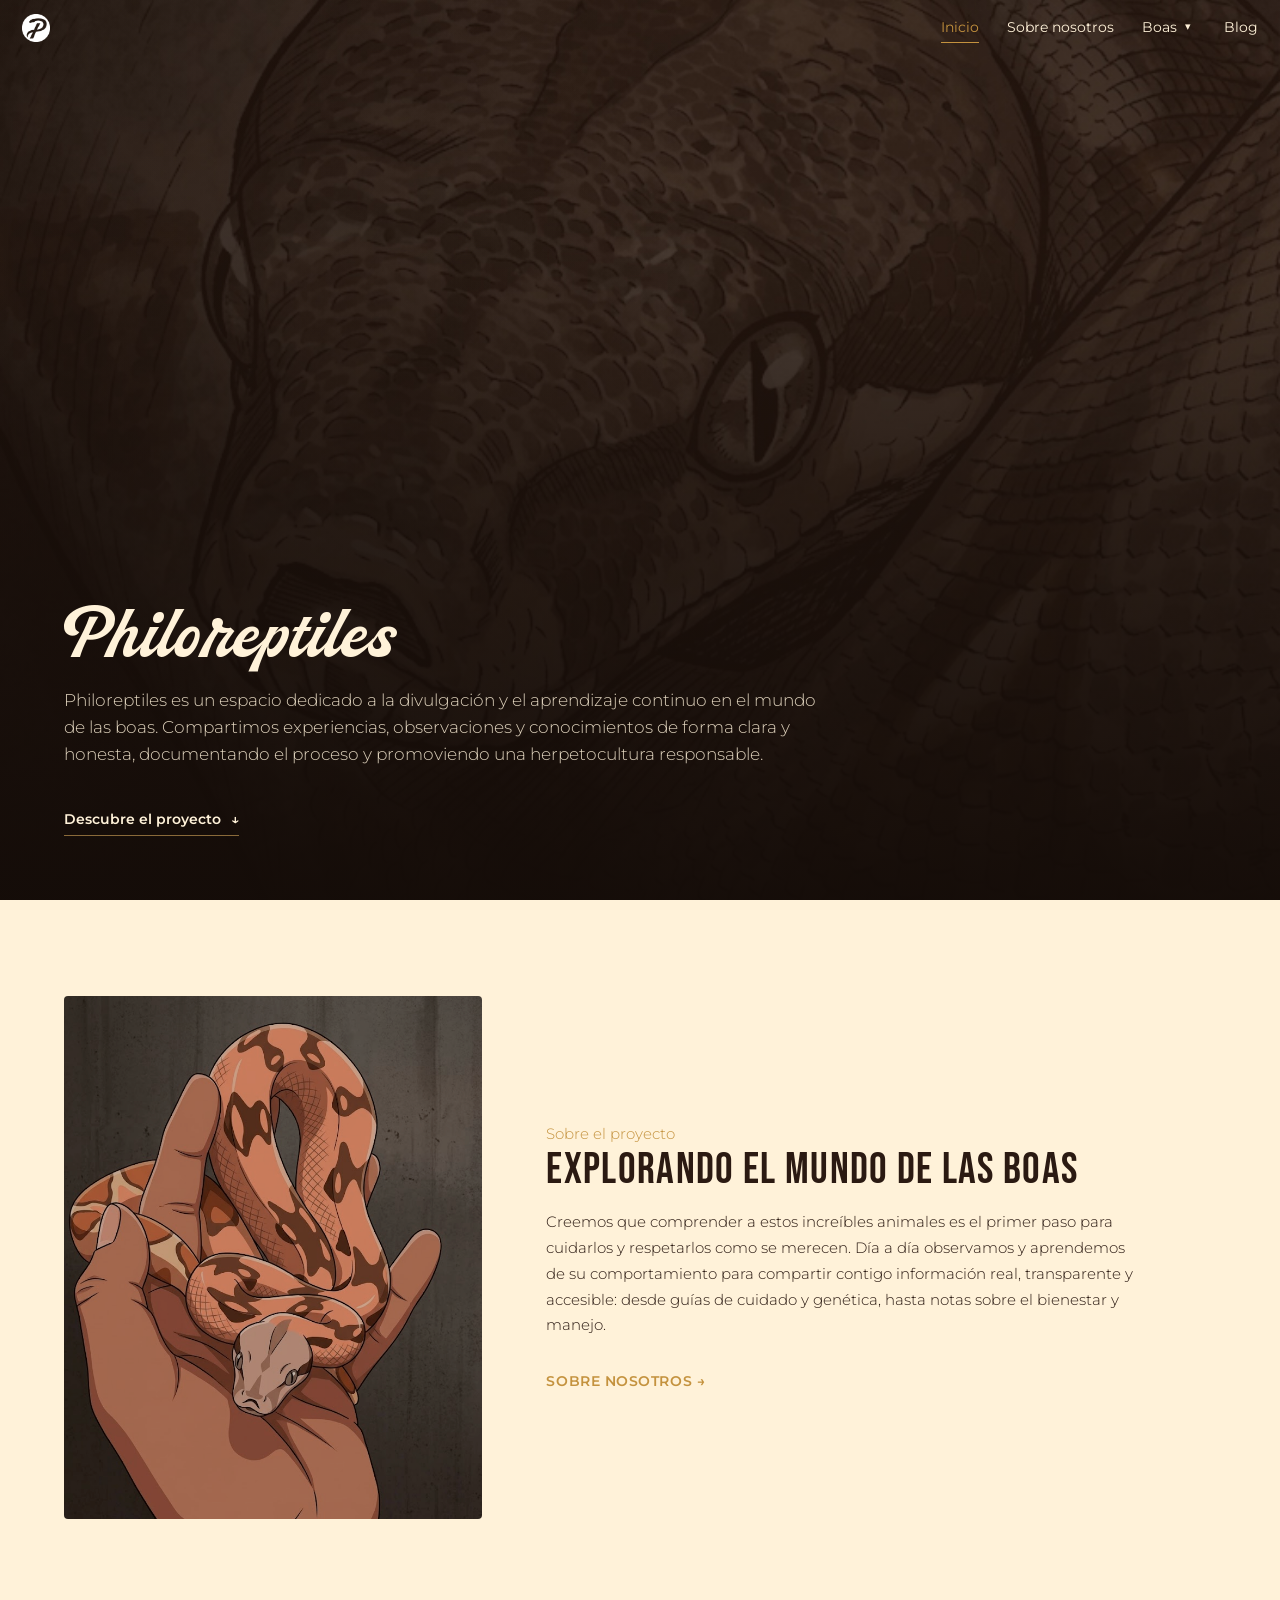
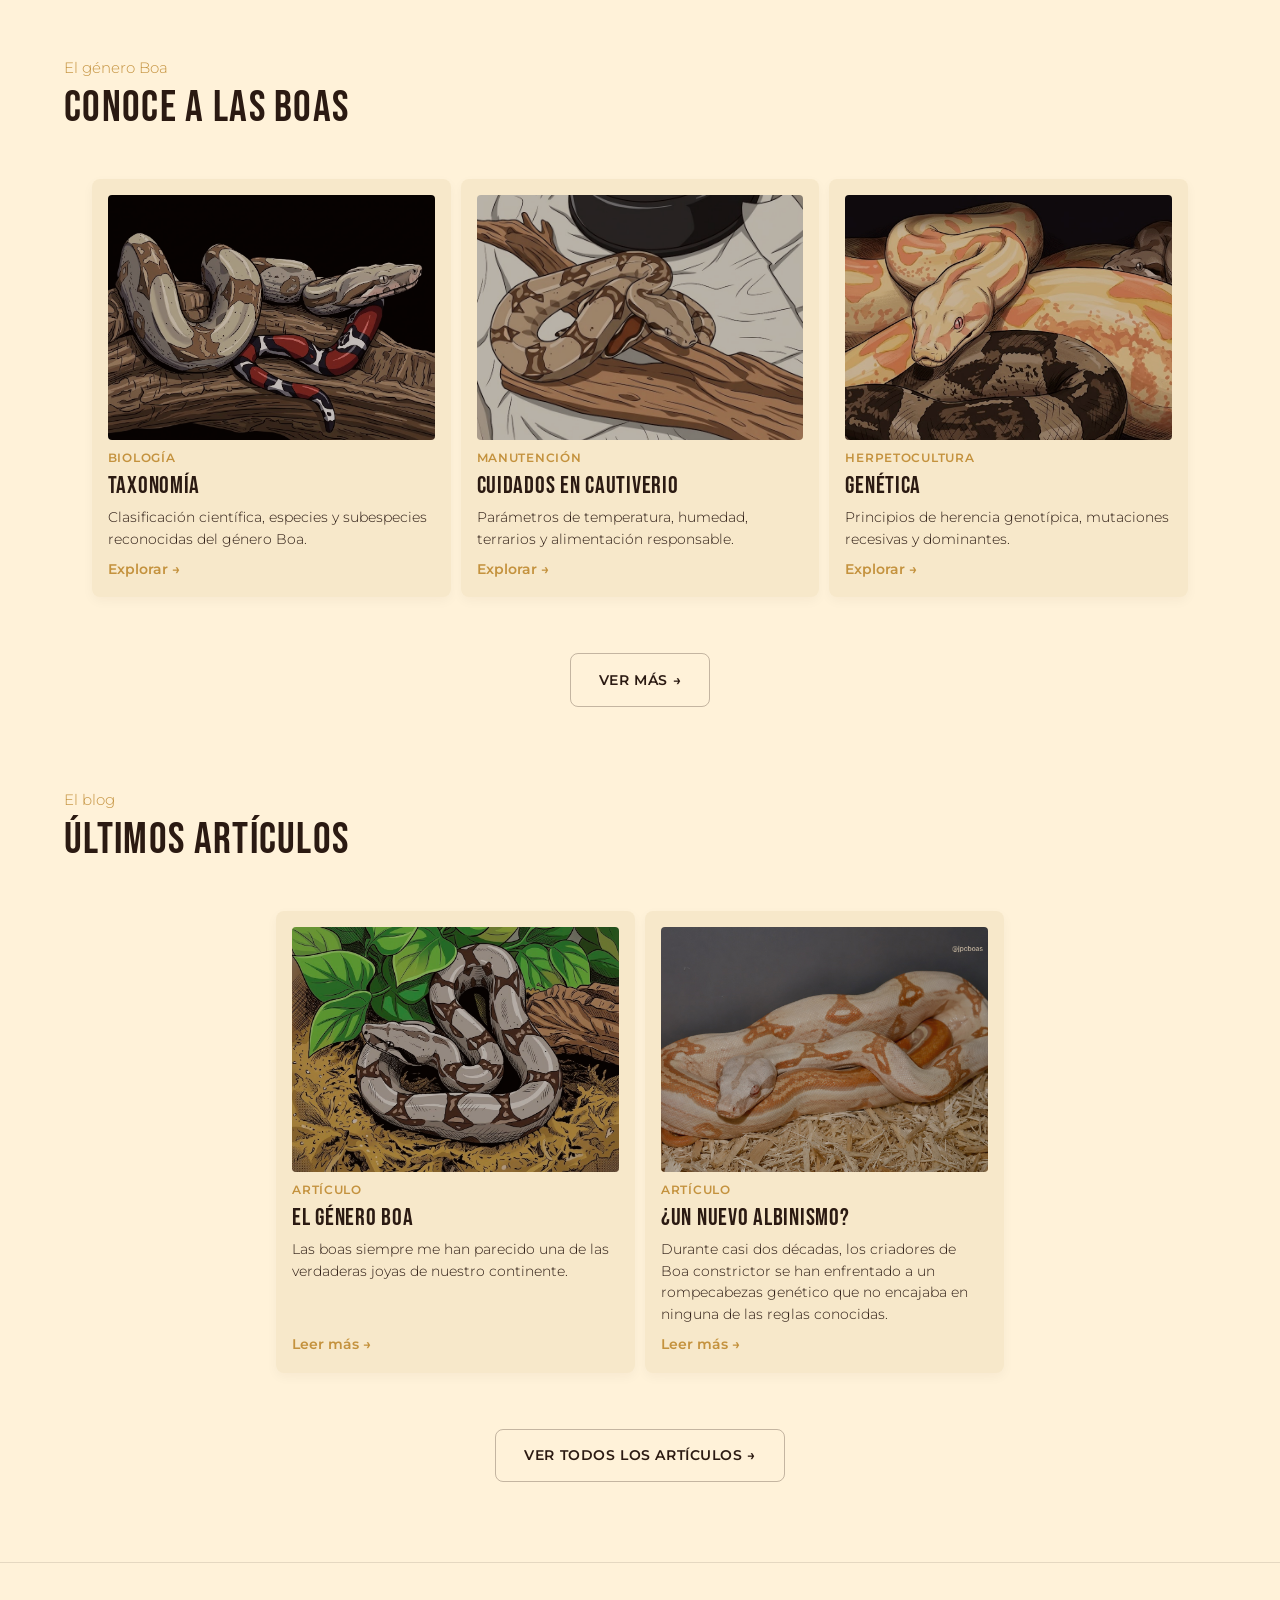
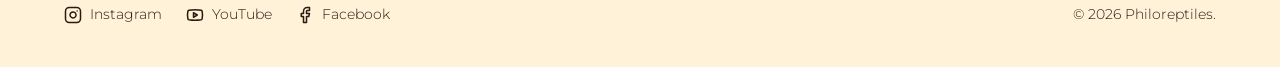
<file: index.html>
<!DOCTYPE html>
<html lang="es">
<head>
<meta charset="UTF-8">
<meta name="viewport" content="width=device-width, initial-scale=1.0">
<title>Philoreptiles — Divulgación sobre el género Boa</title>
<meta name="description" content="Notas de campo, fotografía y ciencia accesible sobre el género Boa. Un proyecto que crece hacia la crianza de Boa imperator, constrictor y sigma.">

<link rel="stylesheet" href="./css/design.css">
<link rel="stylesheet" href="./css/styles.css">
<link rel="icon" type="image/png" href="../img/favicon.png">

<style>
/* ==========================================================================
   Estilos específicos de index.html — lo que no cubren design.css/styles.css
   Mobile-first: base = móvil; escala con min-width 768px y 1024px/1280px
   ========================================================================== */

/* === CORRECCIÓN PROBLEMA 1: Variables de altura de la navbar fija === */
:root {
  --header-height: 48px;
}

@media (min-width: 768px) {
  :root {
    --header-height: 56px;
  }
}

/* === ANCLAS: compensan la navbar fija ajustadas exactamente a su altura real === */
#sobre-el-proyecto,
#blog,
#contacto {
  scroll-margin-top: 40px;
}

/* === HERO A SANGRE === */
.hero {
  position: relative;
  box-sizing: border-box;
  min-height: 100svh;
  max-width: 100%;
  display: flex;
  align-items: flex-end;
  overflow: hidden;
  /* HEADER APPLE: compensa la navbar fija (48px móvil) y barra del navegador / safe area */
  padding-top: calc(48px + var(--space-md));
  padding-bottom: calc(var(--space-lg) + env(safe-area-inset-bottom, 0px));
}

.hero-media { position: absolute; inset: 0; z-index: 0; }
.hero-media img {
  width: 100%;
  height: 100%;
  object-fit: cover;
  display: block;
  max-width: 100%;
}

.hero-media::after {
  content: "";
  position: absolute;
  inset: 0;
  background:
    linear-gradient(to top, rgba(20, 12, 8, 0.96) 0%, rgba(20, 12, 8, 0.55) 45%, rgba(20, 12, 8, 0.15) 72%),
    linear-gradient(to right, rgba(20, 12, 8, 0.4), transparent 55%);
}

.hero-content {
  position: relative;
  padding-top: var(--space-md);
  padding-bottom: var(--space-lg);
  padding-inline: var(--space-md);
  margin-inline: auto;
  max-width: 1200px;
  width: 100%;
  /* HERO CLARO: red de seguridad — nada dentro del hero hereda el chocolate de --text */
  color: var(--bg);
}

.hero-content > * { max-width: 760px; }

/* Los <p> del hero no heredan el max-width: 70ch de design.css en móvil */
.hero-content p { max-width: 100%; }

/* HERO CLARO: título en Peach Club, hueso claro y más pequeño que antes.
   Móvil: clamp(2rem, 8vw, 3rem). Desktop: ver media query ≥ 768px. */
.hero-title {
  font-family: var(--font-logo);
  font-size: clamp(2rem, 8vw, 3rem);
  letter-spacing: 0.02em;
  text-transform: none;
  color: var(--bg);
  margin-bottom: var(--space-sm);
}

/* HERO CLARO: subtítulo hueso al 85% de opacidad (rgba del mismo #FFF2D9).
   Se usa rgba y no `opacity` para no chocar con la animación .stagger. */
.hero-subtitle {
  max-width: 100%;
  font-family: var(--font-body);
  font-size: 0.95rem;
  line-height: 1.7;
  font-weight: 300;
  color: rgba(255, 242, 217, 0.85);
}

/* HERO CLARO: enlace en hueso; subrayado dorado apagado; hover dorado. */
.hero-cta {
  margin-top: var(--space-md);
  margin-bottom: var(--space-sm);
  display: inline-flex;
  align-items: center;
  gap: 0.6rem;
  font-size: 0.85rem;
  font-weight: 600;
  color: var(--bg);
  border-bottom: 1px solid var(--accent-dim);
  padding-bottom: 4px;
  transition: color var(--transition-base), border-color var(--transition-base);
}

.hero-cta:hover { color: var(--accent); border-color: var(--accent); }
.hero-cta .arrow { transition: transform var(--transition-base); }
.hero-cta:hover .arrow { transform: translateY(3px); }

/* === SOBRE EL PROYECTO === */
.about {
  padding-block: var(--space-lg);
}

.about .container {
  display: grid;
  grid-template-columns: 1fr;
  gap: var(--space-lg);
  width: 100%;
}

.about-photo { max-height: 100%; }

.about-photo img {
  display: block;
  width: 100%;
  aspect-ratio: 4 / 5;
  object-fit: cover;
  border-radius: var(--radius-sm);
}

.about-text h2 { font-size: var(--fs-h2); margin-bottom: var(--space-sm); }
.about-text p { color: var(--text-muted); font-weight: 300; max-width: 60ch; margin-bottom: var(--space-sm); }
.about-text .card-cta { display: inline-block; }

/* === TABLET / ESCRITORIO (≥ 768px) === */
@media (min-width: 768px) {
  .hero {
    /* HEADER APPLE: navbar fija de 56px en desktop */
    padding-top: calc(56px + var(--space-md));
    padding-bottom: 0;
  }

  .hero-content {
    padding-top: var(--space-lg);
    padding-bottom: var(--space-xl);
  }

  .hero-content p { max-width: 70ch; }

  /* HERO CLARO: título desktop clamp(2.5rem, 5vw, 3.5rem) */
  .hero-title {
    font-size: clamp(2.5rem, 5vw, 3.5rem);
  }

  .hero-subtitle {
    max-width: 46ch;
    font-size: 1.05rem;
    line-height: 1.6;
  }

  .hero-cta { margin-bottom: 0; }

  .about {
    min-height: auto;
    padding-block: var(--space-2xl);
  }

  .about .container {
    grid-template-columns: 0.85fr 1.15fr;
    align-items: center;
  }

  .about-photo { margin-top: 0; }
}

/* === ESCRITORIO (≥ 1024px) === */
@media (min-width: 1024px) {
  .about .container {
    grid-template-columns: 1fr 1.4fr;
    gap: var(--space-xl);
  }
  .about-text { padding-right: var(--space-lg); }
}

/* === ESCRITORIO AMPLIO (≥ 1280px) === */
@media (min-width: 1280px) {
  .about .container {
    grid-template-columns: 1fr 1.6fr;
    gap: var(--space-xl);
  }
}

/* === MOVIMIENTO REDUCIDO === */
@media (prefers-reduced-motion: reduce) {
  .hero-cta,
  .hero-cta .arrow {
    transition: none;
  }
  .hero-cta:hover .arrow {
    transform: none;
  }
}
</style>
</head>
<body>

<!-- HEADER APPLE: el index arranca en estado .transparent (sobre el hero);
     main.js lo quita al hacer scroll y añade .scrolled. -->
<header class="main-header transparent">
  <div class="header-content">
    <a href="index.html" class="logo-link" aria-label="Philoreptiles">
      <img src="./img/logo.png" alt="Philoreptiles" class="logo-img" width="180" height="180">
    </a>
    <nav class="main-nav" id="main-nav">
      <ul>
        <li><a href="#inicio" class="active">Inicio</a></li>
        <li><a href="sobre-nosotros.html">Sobre nosotros</a></li>
        <li class="dropdown">
          <a href="boas.html" class="nav-link">Boas</a>
          <button type="button" class="dropdown-toggle" aria-label="Abrir submenú de Boas" aria-expanded="false" aria-controls="dropdown-boas">
            <span class="arrow" aria-hidden="true">▾</span>
          </button>
          <ul class="dropdown-menu" id="dropdown-boas">
            <li><a href="boas/taxonomia.html">Taxonomía</a></li>
            <li><a href="boas/cuidados.html">Cuidados en cautiverio</a></li>
            <li><a href="boas/genetica.html">Genética</a></li>
            <li><a href="boas/morfos.html">Morfos</a></li>
            <li><a href="boas/legalidad.html">Legalidad</a></li>
          </ul>
        </li>
        <li><a href="blog.html">Blog</a></li>
      </ul>
    </nav>
    <button class="menu-toggle" aria-label="Abrir menú" aria-expanded="false">☰</button>
  </div>
</header>

<main>

  <!-- 1. HERO -->
  <section id="inicio" class="hero">
    <div class="hero-media">
      <img src="img/3.jpg" alt="Boa constrictor entre la vegetación">
    </div>
    <div class="container hero-content stagger">
      <h1 class="hero-title">Philoreptiles</h1>
      <p class="hero-subtitle">Philoreptiles es un espacio dedicado a la divulgación y el 
        aprendizaje continuo en el mundo de las boas. Compartimos experiencias, 
        observaciones y conocimientos de forma clara y honesta, documentando el proceso y 
        promoviendo una herpetocultura responsable.</p>
      <a href="#sobre-el-proyecto" class="hero-cta">Descubre el proyecto <span class="arrow">↓</span></a>
    </div>
  </section>

  <!-- 2. SOBRE EL PROYECTO -->
  <section id="sobre-el-proyecto" class="about reveal">
    <div class="container">
      <div class="about-photo">
        <img src="img/1.png" alt="Sobre Philoreptiles">
      </div>
      <div class="about-text">
        <span class="text-accent">Sobre el proyecto</span>
        <h2>Explorando el mundo de las boas</h2>
        <p>Creemos que comprender a estos increíbles animales es el primer paso para cuidarlos y respetarlos como se merecen. 
          Día a día observamos y aprendemos de su comportamiento para compartir contigo información real, transparente y accesible: desde 
          guías de cuidado y genética, hasta notas sobre el bienestar y manejo.</p>
        <a href="sobre-nosotros.html" class="card-cta">Sobre nosotros →</a>
      </div>
    </div>
  </section>

  <!-- 3. CARRUSEL: CONOCE A LAS BOAS (Conserva flechas y dots) -->
  <section id="boas" class="carousel-section reveal" role="region" aria-label="Conoce a las boas">
    <div class="carousel-container container">
      <div class="carousel-header">
        <span class="text-accent">El género Boa</span>
        <h2>Conoce a las boas</h2>
      </div>
    </div>
    <div class="carousel" role="region" aria-label="Carrusel de conocimiento sobre el género Boa">
      <div class="carousel-track" aria-label="Explorar subsecciones de Boas">
        
        <!-- Ficha 1: Taxonomía -->
        <a href="boas/taxonomia.html" class="carousel-item">
          <!-- Cambio: se sustituye el círculo con SVG por una imagen de portada (misma clase .carousel-item-image que usan las fichas del blog) -->
          <div class="carousel-item-image">
            <img src="/img/taxonomia.png" alt="Clasificación científica del género Boa" loading="lazy">
          </div>
          <span class="carousel-item-eyebrow">Biología</span>
          <h3 class="carousel-item-title">Taxonomía</h3>
          <p class="carousel-item-text">Clasificación científica, especies y subespecies reconocidas del género Boa.</p>
          <span class="carousel-item-link">Explorar →</span>
        </a>

        <!-- Ficha 2: Cuidados en cautiverio -->
        <a href="boas/cuidados.html" class="carousel-item">
          <!-- Cambio: se sustituye el círculo con SVG por una imagen de portada -->
          <div class="carousel-item-image">
            <img src="/img/cuidados.png" alt="Terrario y parámetros de cuidado para boas en cautiverio" loading="lazy">
          </div>
          <span class="carousel-item-eyebrow">Manutención</span>
          <h3 class="carousel-item-title">Cuidados en cautiverio</h3>
          <p class="carousel-item-text">Parámetros de temperatura, humedad, terrarios y alimentación responsable.</p>
          <span class="carousel-item-link">Explorar →</span>
        </a>

        <!-- Ficha 3: Genética -->
        <a href="boas/genetica.html" class="carousel-item">
          <!-- Cambio: se sustituye el círculo con SVG por una imagen de portada -->
          <div class="carousel-item-image">
            <img src="/img/genetica.png" alt="Herencia genética y mutaciones en el género Boa" loading="lazy">
          </div>
          <span class="carousel-item-eyebrow">Herpetocultura</span>
          <h3 class="carousel-item-title">Genética</h3>
          <p class="carousel-item-text">Principios de herencia genotípica, mutaciones recesivas y dominantes.</p>
          <span class="carousel-item-link">Explorar →</span>
        </a>

      </div>
      <div class="carousel-dots"></div>
    </div>
    <div class="carousel-footer">
      <a href="./boas.html" class="btn btn-secondary">Ver más →</a>
    </div>
  </section>

  <!-- 4. CARRUSEL: ÚLTIMOS ARTÍCULOS (Se añade la clase .carousel--no-arrows para ocultar flechas siempre y dots en desktop) -->
  <section id="blog" class="carousel-section reveal" role="region" aria-label="Últimos artículos">
    <div class="carousel-container container">
      <div class="carousel-header">
        <span class="text-accent">El blog</span>
        <h2>Últimos artículos</h2>
      </div>
    </div>
    <div class="carousel carousel--no-arrows" role="region" aria-label="Carrusel de artículos del blog">
      <div class="carousel-track" aria-label="Artículos recientes">
        
        <!-- Artículo 1 -->
        <a href="./posts/post-1.html" class="carousel-item">
          <div class="carousel-item-image">
            <img src="/img/post1_1.png" alt="[IMAGEN DEL POST 1]">
          </div>
          <span class="carousel-item-eyebrow">Artículo</span>
          <h3 class="carousel-item-title">El género Boa</h3>
          <p class="carousel-item-text">Las boas siempre me han parecido una de las verdaderas joyas de nuestro continente.</p>
          <span class="carousel-item-link">Leer más →</span>
        </a>

        <!-- Artículo 2 -->
        <a href="./posts/post-2.html" class="carousel-item">
          <div class="carousel-item-image">
            <img src="../img/post2_1.jpg" alt="[IMAGEN DEL POST 2]">
          </div>
          <span class="carousel-item-eyebrow">Artículo</span>
          <h3 class="carousel-item-title">¿Un nuevo albinismo?</h3>
          <p class="carousel-item-text">Durante casi dos décadas, los criadores de Boa constrictor se han enfrentado a un rompecabezas 
            genético que no encajaba en ninguna de las reglas conocidas.</p>
          <span class="carousel-item-link">Leer más →</span>
        </a>

      </div>
      <div class="carousel-dots"></div>
    </div>
    <div class="carousel-footer">
      <a href="blog.html" class="btn btn-secondary">Ver todos los artículos →</a>
    </div>
  </section>

</main>

<footer class="main-footer">
  <div class="container footer-content">
    <div class="social-links">
      <a href="https://www.instagram.com/philoreptiles/" rel="noopener noreferrer" target="_blank">
        <svg xmlns="http://www.w3.org/2000/svg" width="18" height="18" viewBox="0 0 24 24" fill="none" stroke="currentColor" stroke-width="2" stroke-linecap="round" stroke-linejoin="round" class="social-icon"><rect width="20" height="20" x="2" y="2" rx="5" ry="5"/><path d="M16 11.37A4 4 0 1 1 12.63 8 4 4 0 0 1 16 11.37z"/><line x1="17.5" x2="17.51" y1="6.5" y2="6.5"/></svg>
        Instagram
      </a>
      <a href="https://www.youtube.com/@philoreptiles" rel="noopener noreferrer" target="_blank">
        <svg xmlns="http://www.w3.org/2000/svg" width="18" height="18" viewBox="0 0 24 24" fill="none" stroke="currentColor" stroke-width="2" stroke-linecap="round" stroke-linejoin="round" class="social-icon"><path d="M2.5 17a24.12 24.12 0 0 1 0-10 2 2 0 0 1 1.4-1.4 49.56 49.56 0 0 1 16.2 0A2 2 0 0 1 21.5 7a24.12 24.12 0 0 1 0 10 2 2 0 0 1-1.4 1.4 49.56 49.56 0 0 1-16.2 0A2 2 0 0 1 2.5 17"/><polygon points="10 15 15 12 10 9 10 15"/></svg>
        YouTube
      </a>
      <a href="https://www.facebook.com/profile.php?id=61590517358268" rel="noopener noreferrer" target="_blank">
        <svg xmlns="http://www.w3.org/2000/svg" width="18" height="18" viewBox="0 0 24 24" fill="none" stroke="currentColor" stroke-width="2" stroke-linecap="round" stroke-linejoin="round" class="social-icon"><path d="M18 2h-3a5 5 0 0 0-5 5v3H7v4h3v8h4v-8h3l1-4h-4V7a1 1 0 0 1 1-1h3z"/></svg>
        Facebook
      </a>
    </div>
    <p>© 2026 Philoreptiles.</p>
  </div>
</footer>

<script src="./js/main.js"></script>
</body>
</html>
</file>
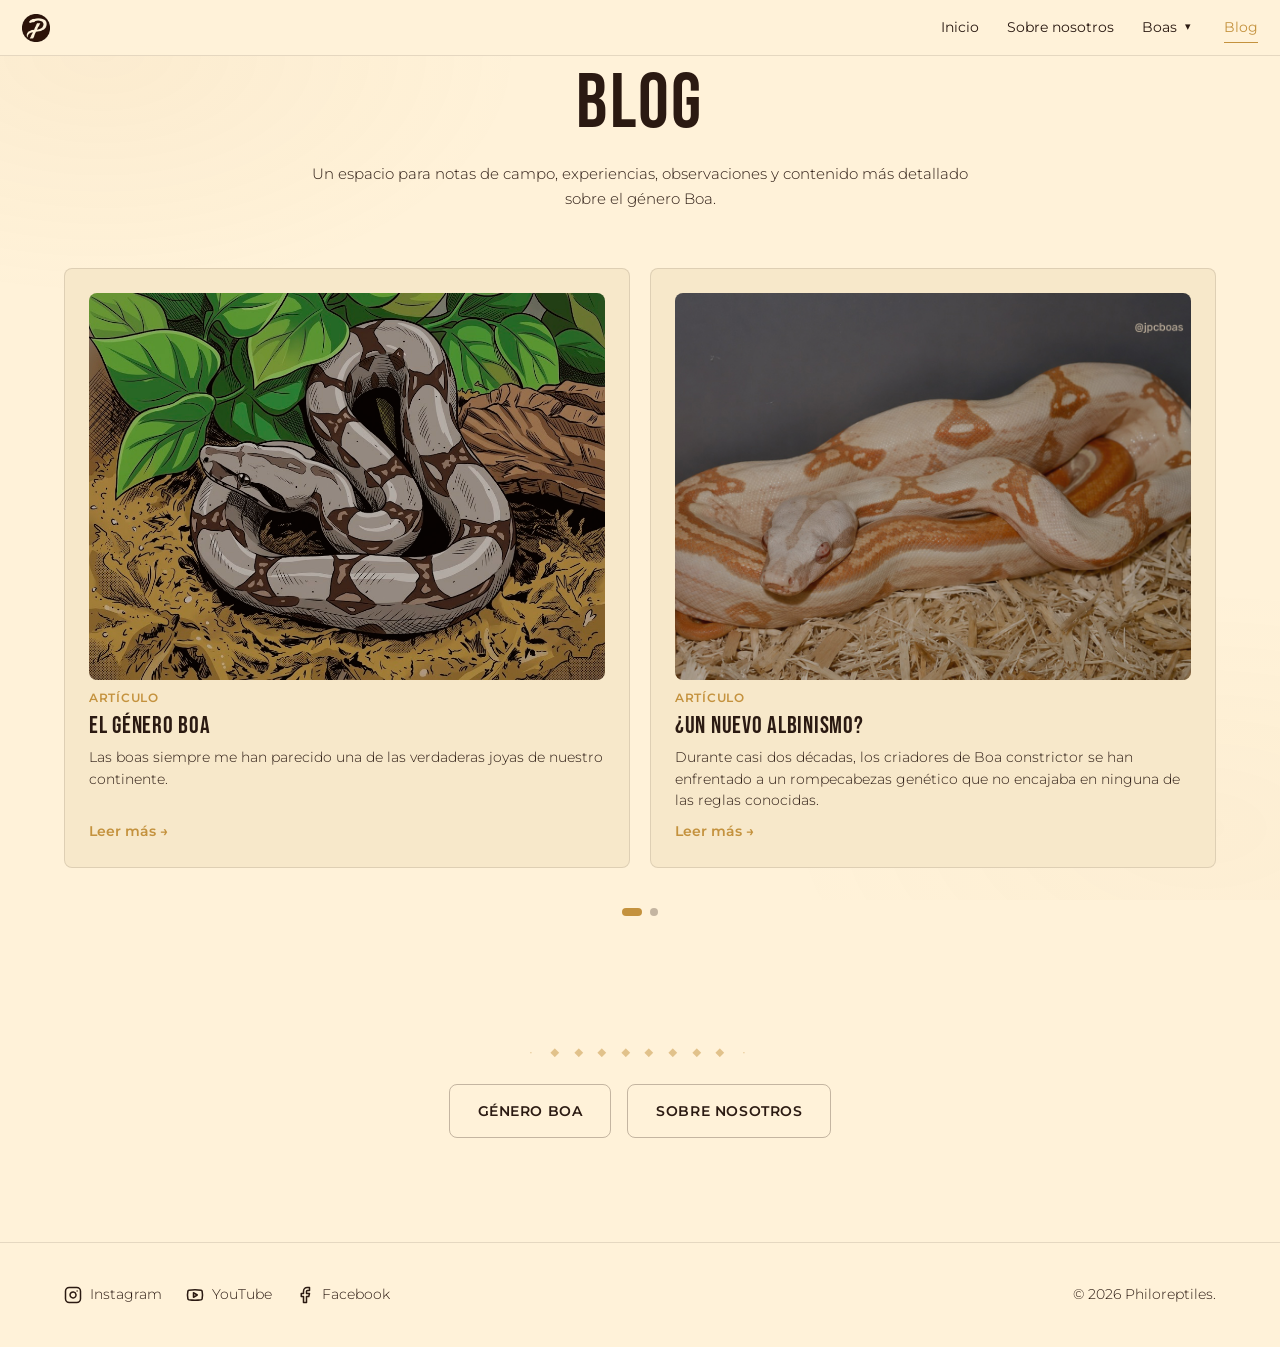
<file: blog.html>
<!DOCTYPE html>
<html lang="es">
<head>
<meta charset="UTF-8">
<meta name="viewport" content="width=device-width, initial-scale=1.0">
<title>Blog — Philoreptiles</title>
<meta name="description" content="Notas de campo, experiencias y contenido de divulgación sobre el género Boa.">

<link rel="icon" type="image/png" href="./img/favicon.png">

<link rel="stylesheet" href="./css/design.css">
<link rel="stylesheet" href="./css/styles.css">

<style>
/* ==========================================================================
   Estilos específicos de blog.html — portada de artículos en carrusel
   Mobile-first: base = móvil; escala con min-width 768px
   Sigue el mismo patrón que boas.html: reutiliza el sistema de carrusel
   de styles.css/main.js, solo ajustando el layout de las fichas y el
   comportamiento en tablet/desktop en este <style> de página.
   ========================================================================== */

/* === Espacio header → título a la mitad, igual que en boas.html === */
.page-title {
  padding-top: calc((64px + var(--space-xl)) / 2);
  padding-bottom: var(--space-sm);
}

/* === CARRUSEL DE ARTÍCULOS ===
   Reutiliza .carousel-section/.carousel/.carousel-track/.carousel-item/
   .carousel-dots (el mismo componente que "Últimos artículos" en
   index.html), con las fichas ya en formato imagen-arriba + texto-abajo
   que trae styles.css (.carousel-item-image, .carousel-item-eyebrow,
   .carousel-item-title, .carousel-item-text, .carousel-item-link):
   no hace falta reescribir ese layout interno, solo afinar bordes,
   padding y el comportamiento de fichas visibles por breakpoint. */
.articles-carousel {
  padding-top: var(--space-sm);
}

/* Dots visibles en todos los tamaños: styles.css los oculta desde 768px
   en todo el sitio (para el carrusel de index.html); aquí sí los
   queremos siempre, con un selector más específico para no tocar
   styles.css. */
@media (min-width: 768px) {
  .articles-carousel .carousel-dots {
    display: flex;
  }
}

/* Ficha: fondo var(--bg-elevated) ya es el valor por defecto; se afina
   el padding, el borde y se quita la sombra por defecto (solo queda al
   hacer hover, heredado de la regla general .carousel-item:hover). */
.articles-carousel .carousel-item {
  padding: var(--space-md);
  border: 1px solid var(--border-subtle);
  box-shadow: none;
}

.articles-carousel .carousel-item-image {
  border-radius: var(--radius-md);
}

/* === LAYOUT DE FICHAS: alineado a la izquierda, sin centrado ===
   Mismo criterio que boas.html: --carousel-edge alinea la primera
   ficha con el borde del .container (max-width 1200px) aunque el
   track vaya a sangre a todo el ancho del viewport. */
@media (min-width: 768px) {
  .articles-carousel .carousel-track {
    --carousel-edge: max(var(--space-md), calc((100vw - 1200px) / 2 + var(--space-md)));
    justify-content: flex-start;
    padding-inline: var(--carousel-edge);
    scroll-padding-inline: var(--carousel-edge);
  }
}

/* TABLET (768px–1023px): 2 fichas completas + pequeño fragmento de la
   3ra (mismo valor que usa el sistema general de carruseles del sitio,
   restablecido aquí de forma explícita para que la página sea
   autocontenida). */
@media (min-width: 768px) and (max-width: 1023.98px) {
  .articles-carousel .carousel-track {
    --carousel-gap: 16px;
    gap: var(--carousel-gap);
  }

  .articles-carousel .carousel-item {
    --carousel-visible: 2.15;
    flex: 0 0 calc((100% - (var(--carousel-visible) - 1) * var(--carousel-gap)) / var(--carousel-visible));
    scroll-snap-align: start;
  }
}

/* DESKTOP (1024px+): exactamente 2 fichas completas, sin fragmentos
   laterales — igual que el carrusel de boas.html. */
@media (min-width: 1024px) {
  .articles-carousel .carousel-track {
    --carousel-gap: 20px;
    gap: var(--carousel-gap);
  }

  .articles-carousel .carousel-item {
    --carousel-visible: 2;
    flex: 0 0 calc((100% - var(--carousel-gap)) / var(--carousel-visible));
    scroll-snap-align: start;
  }
}

@media (prefers-reduced-motion: reduce) {
  .carousel-item {
    transition: none;
  }
}

/* === CIERRE CON LLAMADA A LA ACCIÓN ===
   Mismo estilo y centrado que el CTA de boas.html. */
.cta-close {
  padding-block: var(--space-lg);
  text-align: center;
}

.cta-close .container {
  display: flex;
  flex-direction: column;
  align-items: center;
  width: 100%;
}

.block-separator {
  margin-block: var(--space-md);
  width: 100%;
  text-align: center;
  font-size: 1rem;
  line-height: 1;
  letter-spacing: 0.3em;
  color: var(--accent);
  opacity: 0.5;
}

.block-separator::before,
.block-separator::after {
  content: "·";
  margin-inline: 0.75em;
}

.cta-buttons {
  display: flex;
  justify-content: center;
  align-items: center;
  gap: var(--space-sm, 1rem);
  flex-wrap: wrap;
  width: 100%;
}

@media (min-width: 768px) {
  .cta-close {
    padding-block: var(--space-xl);
  }
}
</style>
</head>
<body>

<!-- Header sólido, idéntico al de boas.html: esta página tampoco tiene
     hero con imagen, así que el header NO lleva .transparent. -->
<header class="main-header">
  <div class="header-content">
    <a href="index.html" class="logo-link" aria-label="Philoreptiles">
      <img src="./img/logo.png" alt="Philoreptiles" class="logo-img" width="180" height="180">
    </a>
    <nav class="main-nav" id="main-nav">
      <ul>
        <li><a href="index.html">Inicio</a></li>
        <li><a href="sobre-nosotros.html">Sobre nosotros</a></li>
        <li class="dropdown">
          <a href="boas.html" class="nav-link">Boas</a>
          <button type="button" class="dropdown-toggle" aria-label="Abrir submenú de Boas" aria-expanded="false" aria-controls="dropdown-boas">
            <span class="arrow" aria-hidden="true">▾</span>
          </button>
          <ul class="dropdown-menu" id="dropdown-boas">
            <li><a href="boas/taxonomia.html">Taxonomía</a></li>
            <li><a href="boas/cuidados.html">Cuidados en cautiverio</a></li>
            <li><a href="boas/genetica.html">Genética</a></li>
            <li><a href="boas/morfos.html">Morfos</a></li>
            <li><a href="boas/legalidad.html">Legalidad</a></li>
          </ul>
        </li>
        <li><a href="blog.html" class="active">Blog</a></li>
      </ul>
    </nav>
    <button class="menu-toggle" aria-label="Abrir menú" aria-expanded="false">☰</button>
  </div>
</header>

<main>

  <!-- 1. HERO CORTO -->
  <section class="page-title reveal">
    <div class="container">
      <h1>Blog</h1>
      <p>Un espacio para notas de campo, experiencias, observaciones y contenido más detallado sobre el género Boa.</p>
    </div>
  </section>

  <!-- 2. CARRUSEL DE ARTÍCULOS (mismo componente de carrusel que boas.html
       y que "Últimos artículos" en index.html; aquí la imagen va arriba y
       el texto debajo, formato tarjeta clásica. Sin data-carousel-align:
       modo "start" por defecto, sin centrado ni loop — el usuario llega
       al último artículo y ahí se detiene el scroll. -->
  <section class="carousel-section articles-carousel reveal" role="region" aria-label="Artículos del blog">
    <div class="carousel" role="region" aria-label="Explorar artículos del blog">
      <div class="carousel-track" aria-label="Fichas de artículos" tabindex="0">

        <a href="./posts/post-1.html" class="carousel-item">
          <div class="carousel-item-image">
            <img src="/img/post1_1.png" alt="[IMAGEN DEL POST 1]">
          </div>
          <span class="carousel-item-eyebrow">Artículo</span>
          <h3 class="carousel-item-title">El género Boa</h3>
          <p class="carousel-item-text">Las boas siempre me han parecido una de las verdaderas joyas de nuestro continente.</p>
          <span class="carousel-item-link">Leer más →</span>
        </a>

        <a href="./posts/post-2.html" class="carousel-item">
          <div class="carousel-item-image">
            <img src="../img/post2_1.jpg" alt="[IMAGEN DEL POST 2]">
          </div>
          <span class="carousel-item-eyebrow">Artículo</span>
          <h3 class="carousel-item-title">¿Un nuevo albinismo?</h3>
          <p class="carousel-item-text">Durante casi dos décadas, los criadores de Boa constrictor se han enfrentado a un rompecabezas 
            genético que no encajaba en ninguna de las reglas conocidas.</p>
          <span class="carousel-item-link">Leer más →</span>
        </a>

      </div>
      <div class="carousel-dots"></div>
    </div>
    <!-- Sin loop: scroll-snap normal, sin clones ni reposicionamiento de
         scrollLeft. Los dots reflejan siempre el artículo activo, de 1 a 3. -->
  </section>

  <!-- 3. CIERRE CON LLAMADA A LA ACCIÓN -->
  <section class="cta-close reveal">
    <div class="container">
      <div class="block-separator" aria-hidden="true">◆ ◆ ◆ ◆ ◆ ◆ ◆ ◆</div>
      <div class="cta-buttons">
        <a href="boas.html" class="btn btn-secondary">Género Boa</a>
        <a href="sobre-nosotros.html" class="btn btn-secondary">Sobre nosotros</a>
      </div>
    </div>
  </section>

</main>

<footer class="main-footer">
  <div class="container footer-content">
    <div class="social-links">
      <a href="https://www.instagram.com/philoreptiles/" rel="noopener noreferrer" target="_blank">
        <svg xmlns="http://www.w3.org/2000/svg" width="18" height="18" viewBox="0 0 24 24" fill="none" stroke="currentColor" stroke-width="2" stroke-linecap="round" stroke-linejoin="round" class="social-icon"><rect width="20" height="20" x="2" y="2" rx="5" ry="5"/><path d="M16 11.37A4 4 0 1 1 12.63 8 4 4 0 0 1 16 11.37z"/><line x1="17.5" x2="17.51" y1="6.5" y2="6.5"/></svg>
        Instagram
      </a>
      <a href="https://www.youtube.com/@philoreptiles" rel="noopener noreferrer" target="_blank">
        <svg xmlns="http://www.w3.org/2000/svg" width="18" height="18" viewBox="0 0 24 24" fill="none" stroke="currentColor" stroke-width="2" stroke-linecap="round" stroke-linejoin="round" class="social-icon"><path d="M2.5 17a24.12 24.12 0 0 1 0-10 2 2 0 0 1 1.4-1.4 49.56 49.56 0 0 1 16.2 0A2 2 0 0 1 21.5 7a24.12 24.12 0 0 1 0 10 2 2 0 0 1-1.4 1.4 49.56 49.56 0 0 1-16.2 0A2 2 0 0 1 2.5 17"/><polygon points="10 15 15 12 10 9 10 15"/></svg>
        YouTube
      </a>
      <a href="https://www.facebook.com/profile.php?id=61590517358268" rel="noopener noreferrer" target="_blank">
        <svg xmlns="http://www.w3.org/2000/svg" width="18" height="18" viewBox="0 0 24 24" fill="none" stroke="currentColor" stroke-width="2" stroke-linecap="round" stroke-linejoin="round" class="social-icon"><path d="M18 2h-3a5 5 0 0 0-5 5v3H7v4h3v8h4v-8h3l1-4h-4V7a1 1 0 0 1 1-1h3z"/></svg>
        Facebook
      </a>
    </div>
    <p>© 2026 Philoreptiles.</p>
  </div>
</footer>

<script src="./js/main.js"></script>
</body>
</html>
</file>
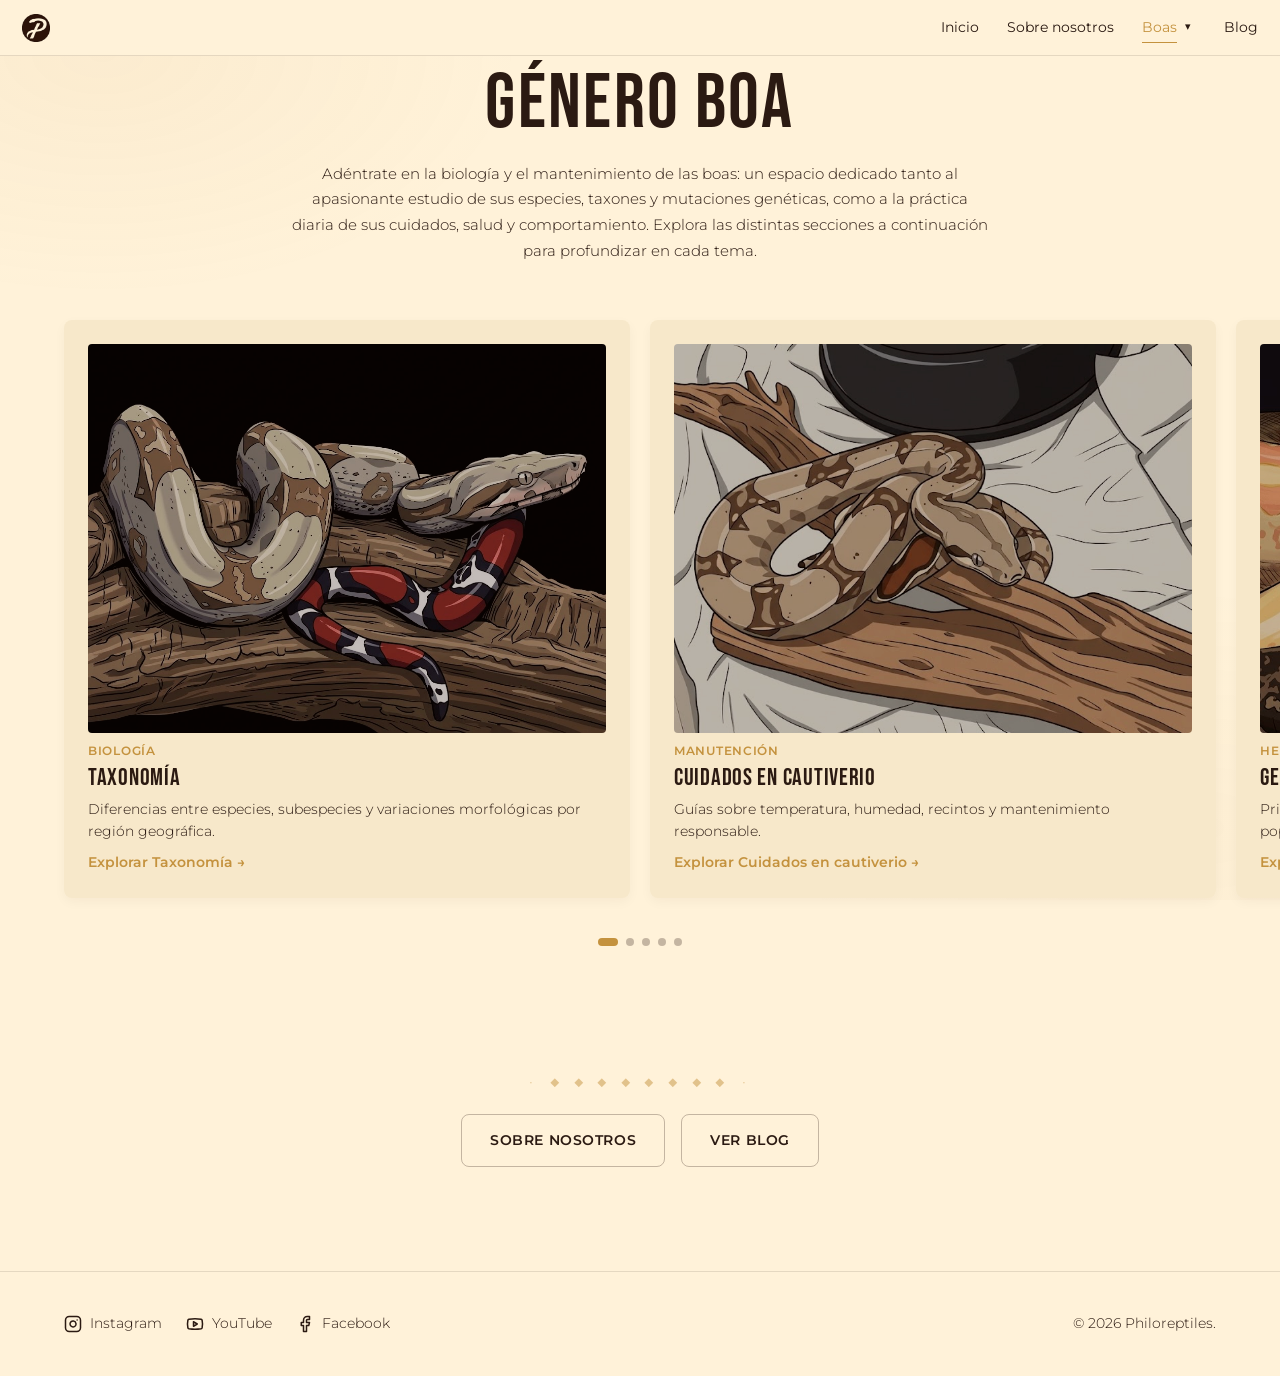
<file: boas.html>
<!DOCTYPE html>
<html lang="es">
<head>
<meta charset="UTF-8">
<meta name="viewport" content="width=device-width, initial-scale=1.0">
<title>Boas — Philoreptiles</title>
<meta name="description" content="Taxonomía, cuidados, genética, morfos y legalidad del género Boa, explicados con rigor y cercanía.">

<link rel="icon" type="image/png" href="./img/favicon.png">

<link rel="stylesheet" href="./css/design.css">
<link rel="stylesheet" href="./css/styles.css">

<style>
/* ==========================================================================
   Estilos específicos de boas.html — portada de tarjetas con imagen
   (layout vertical, igual que "Conoce a las boas" en index.html)
   Mobile-first: base = móvil; escala con min-width 768px
   ========================================================================== */

/* === REQ. 1: reducir el hueco entre el párrafo del hero corto y las
   fichas — solo en esta página (.page-title es compartido con otras). */
/* === CORRECCIÓN 1: espacio header → título a la mitad ===
   styles.css define padding-top: calc(64px + var(--space-xl)) para TODAS
   las páginas con .page-title; aquí, solo en boas.html, se reduce ese
   padding-top a la mitad para que el título quede más cerca del header. */
.page-title {
  padding-top: calc((64px + var(--space-xl)) / 2);
  padding-bottom: var(--space-sm);
}

/* === REQ. 2 y 3: FICHAS EN CARRUSEL, LAYOUT VERTICAL ===
   Se reutiliza el sistema de carrusel de styles.css/main.js
   (.carousel-section, .carousel, .carousel-track, .carousel-item,
   .carousel-dots) y también las clases de ficha vertical de styles.css
   (.carousel-item-image, .carousel-item-eyebrow, .carousel-item-title,
   .carousel-item-text, .carousel-item-link), las mismas que usa
   "Conoce a las boas" en index.html. main.js ya genera los dots y
   gestiona el scroll-snap para cualquier .carousel del DOM, así que no
   hace falta tocar main.js. */

.subsections-carousel {
  /* Antes var(--space-lg) heredado: se reduce el padding superior para
     que las fichas queden cerca del párrafo del hero; el inferior se
     mantiene para no pegar el carrusel al CTA de cierre. */
  padding-top: var(--space-sm);
}

/* CORRECCIÓN: styles.css oculta .carousel-dots (y las flechas) desde
   768px en todo el sitio — así funciona el carrusel de index.html, sin
   dots en desktop. Aquí SÍ queremos dots visibles en todos los tamaños,
   así que se sobrescribe con un selector más específico (no se toca
   styles.css para no afectar los carruseles de index.html). */
@media (min-width: 768px) {
  .subsections-carousel .carousel-dots {
    display: flex;
  }
}

/* === LAYOUT DE FICHAS COMPLETAS, SIN CENTRADO, DESDE TABLET ===
   Reemplaza el modo "peek/center" anterior (1 ficha centrada con
   fragmentos a ambos lados) por scroll-snap-align: start de toda la
   vida: la ficha activa siempre arranca en el borde izquierdo visible
   del track, nunca centrada. El ancho de cada ficha se calcula con
   --carousel-visible fichas completas repartiendo el espacio disponible
   menos los gaps, igual que en los demás carruseles del sitio.
   El móvil (base, sin media query) NO se toca: sigue con 1 ficha
   completa + fragmento de la siguiente (85% + scroll-snap-align: start
   heredado de styles.css). La clase .subsections-carousel .carousel-item
   tiene más especificidad que el .carousel-item genérico de styles.css,
   así que gana sin necesidad de tocar ese archivo. */

/* --carousel-edge alinea la primera ficha con el borde del .container
   (max-width 1200px + padding-inline var(--space-md)) aunque el track
   vaya a sangre a todo el ancho del viewport: en pantallas angostas usa
   var(--space-md); en pantallas más anchas que el container, calcula el
   margen extra para que la ficha 1 arranque exactamente donde arranca
   el resto del contenido de la página. Se define una sola vez a partir
   de 768px porque no depende de cuántas fichas se muestren. */
@media (min-width: 768px) {
  .subsections-carousel .carousel-track {
    --carousel-edge: max(var(--space-md), calc((100vw - 1200px) / 2 + var(--space-md)));
    justify-content: flex-start; /* anula el justify-content:center de styles.css */
    padding-inline: var(--carousel-edge);
    scroll-padding-inline: var(--carousel-edge);
  }
}

/* TABLET (768px–1023px): 2 fichas completas + un pequeño fragmento de
   la 3ra, como referencia visual de que hay más contenido a la derecha. */
@media (min-width: 768px) and (max-width: 1023.98px) {
  .subsections-carousel .carousel-track {
    --carousel-gap: 16px;
    gap: var(--carousel-gap);
  }

  .subsections-carousel .carousel-item {
    --carousel-visible: 2.15;
    flex: 0 0 calc((100% - (var(--carousel-visible) - 1) * var(--carousel-gap)) / var(--carousel-visible));
    scroll-snap-align: start;
  }
}

/* DESKTOP (1024px+): exactamente 2 fichas completas, sin fragmentos
   laterales. width = (100% - gap) / carousel-visible, con
   --carousel-visible: 2. */
@media (min-width: 1024px) {
  .subsections-carousel .carousel-track {
    --carousel-gap: 20px;
    gap: var(--carousel-gap);
  }

  .subsections-carousel .carousel-item {
    --carousel-visible: 2;
    flex: 0 0 calc((100% - var(--carousel-gap)) / var(--carousel-visible));
    scroll-snap-align: start;
  }
}

/* NOTA: se elimina el bloque anterior que multiplicaba x1.5 la altura de
   la ficha en desktop (pensado para compensar el ícono .card-visual);
   con el layout vertical (imagen 4/3 + texto) la altura ya la define el
   contenido de forma natural, igual que en index.html. */

/* === PADDING INTERNO DE LAS FICHAS ===
   styles.css define var(--space-sm) por defecto (usado en index.html);
   aquí, con solo 5 fichas y 2 visibles en desktop, se usa var(--space-md)
   para que respiren un poco más, como pide el layout vertical de boas.html. */
.subsections-carousel .carousel-item {
  padding: var(--space-md);
}
/* .cta-close y .block-separator no estaban definidos ni aquí ni en
   styles.css: se añaden con el mismo ritmo visual que sobre-nosotros.html. */
.cta-close {
  padding-block: var(--space-lg);
  text-align: center;
}

/* === CORRECCIÓN 2: centrado real del separador y los botones ===
   En vez de confiar en text-align/justify-content sobre elementos con
   ancho automático (que puede desalinearse si el ancho de alguno de los
   hijos no es simétrico), se convierte .container en un contenedor flex
   en columna con align-items:center: así el separador y el grupo de
   botones quedan centrados como bloques completos, sin depender de
   anchos implícitos, e igual en móvil, tablet y desktop. */
.cta-close .container {
  display: flex;
  flex-direction: column;
  align-items: center;
  width: 100%;
}

.block-separator {
  margin-block: var(--space-md);
  width: 100%;
  text-align: center;
  font-size: 1rem;
  line-height: 1;
  letter-spacing: 0.3em;
  color: var(--accent);
  opacity: 0.5;
}

.block-separator::before,
.block-separator::after {
  content: "·";
  margin-inline: 0.75em;
}

.cta-buttons {
  display: flex;
  justify-content: center;
  align-items: center;
  gap: var(--space-sm, 1rem);
  flex-wrap: wrap;
  width: 100%;
}

@media (min-width: 768px) {
  /* Antes sin definir: mismo escalón que sobre-nosotros.html en desktop. */
  .cta-close {
    padding-block: var(--space-xl);
  }
}
</style>
</head>
<body>

<!-- Header sólido: esta página no tiene hero con imagen, así que el
     header NO lleva .transparent (a diferencia de index.html). -->
<header class="main-header">
  <div class="header-content">
    <a href="index.html" class="logo-link" aria-label="Philoreptiles">
      <img src="./img/logo.png" alt="Philoreptiles" class="logo-img" width="180" height="180">
    </a>
    <nav class="main-nav" id="main-nav">
      <ul>
        <li><a href="index.html">Inicio</a></li>
        <li><a href="sobre-nosotros.html">Sobre nosotros</a></li>
        <li class="dropdown">
          <a href="boas.html" class="nav-link active">Boas</a>
          <button type="button" class="dropdown-toggle" aria-label="Abrir submenú de Boas" aria-expanded="false" aria-controls="dropdown-boas">
            <span class="arrow" aria-hidden="true">▾</span>
          </button>
          <ul class="dropdown-menu" id="dropdown-boas">
            <li><a href="boas/taxonomia.html">Taxonomía</a></li>
            <li><a href="boas/cuidados.html">Cuidados en cautiverio</a></li>
            <li><a href="boas/genetica.html">Genética</a></li>
            <li><a href="boas/morfos.html">Morfos</a></li>
            <li><a href="boas/legalidad.html">Legalidad</a></li>
          </ul>
        </li>
        <li><a href="blog.html">Blog</a></li>
      </ul>
    </nav>
    <button class="menu-toggle" aria-label="Abrir menú" aria-expanded="false">☰</button>
  </div>
</header>

<main>

  <!-- 1. HERO CORTO -->
  <section class="page-title reveal">
    <div class="container">
      <h1>Género Boa</h1>
      <p>Adéntrate en la biología y el mantenimiento de las boas: un espacio dedicado tanto al apasionante estudio de sus especies,
        taxones y mutaciones genéticas, como a la práctica diaria de sus cuidados, salud y comportamiento. Explora las distintas
        secciones a continuación para profundizar en cada tema.</p>
    </div>
  </section>

  <!-- 2. CARRUSEL DE FICHAS A SUBSECCIONES (layout vertical: imagen 4/3 +
       eyebrow + título + texto + link; reutiliza el sistema de carrusel de
       styles.css/main.js y las clases de ficha vertical — mismo componente
       que "Conoce a las boas" en index.html. Sin data-carousel-align: se usa
       el modo "start" por defecto de main.js (sin centrado), que es justo lo
       que se necesita para mostrar 2 fichas completas alineadas a la
       izquierda desde tablet. No implica loop ni clonado de ítems: scroll-snap
       normal, el usuario llega a la última ficha y ahí se detiene. -->
  <section class="carousel-section subsections-carousel reveal" role="region" aria-label="Subsecciones del género Boa">
    <div class="carousel" role="region" aria-label="Explorar subsecciones del género Boa">
      <div class="carousel-track" aria-label="Fichas de subsecciones" tabindex="0">

        <!-- TAXONOMÍA -->
        <!-- Cambio: layout vertical (imagen 4/3 + eyebrow + título + texto + link), igual que en index.html -->
        <a href="./boas/taxonomia.html" class="carousel-item">
          <div class="carousel-item-image">
            <img src="/img/taxonomia.png" alt="Taxonomía" loading="lazy">
          </div>
          <span class="carousel-item-eyebrow">Biología</span>
          <h3 class="carousel-item-title">Taxonomía</h3>
          <p class="carousel-item-text">Diferencias entre especies, subespecies y variaciones morfológicas por región geográfica.</p>
          <span class="carousel-item-link">Explorar Taxonomía →</span>
        </a>

        <!-- CUIDADOS -->
        <a href="./boas/cuidados.html" class="carousel-item">
          <div class="carousel-item-image">
            <img src="/img/cuidados.png" alt="Cuidados en cautiverio" loading="lazy">
          </div>
          <span class="carousel-item-eyebrow">Manutención</span>
          <h3 class="carousel-item-title">Cuidados en cautiverio</h3>
          <p class="carousel-item-text">Guías sobre temperatura, humedad, recintos y mantenimiento responsable.</p>
          <span class="carousel-item-link">Explorar Cuidados en cautiverio →</span>
        </a>

        <!-- GENÉTICA -->
        <a href="./boas/genetica.html" class="carousel-item">
          <div class="carousel-item-image">
            <img src="/img/genetica.png" alt="Genética" loading="lazy">
          </div>
          <span class="carousel-item-eyebrow">Herpetocultura</span>
          <h3 class="carousel-item-title">Genética</h3>
          <p class="carousel-item-text">Principios genéticos, genes dominantes, recesivos y combinaciones populares en cautiverio.</p>
          <span class="carousel-item-link">Explorar Genética →</span>
        </a>

        <!-- MORFOS (próximamente) -->
        <!-- Cambio: badge "Próximamente" ahora es overlay sobre la imagen (.carousel-item-soon-badge, ya definida en styles.css) en vez de texto bajo el CTA -->
        <a href="./boas/morfos.html" class="carousel-item is-soon">
          <div class="carousel-item-image">
            <span class="carousel-item-soon-badge">Próximamente</span>
            <img src="/img/morfos.png" alt="Morfos" loading="lazy">
          </div>
          <span class="carousel-item-eyebrow">Genética visual</span>
          <h3 class="carousel-item-title">Morfos</h3>
          <p class="carousel-item-text">[DESCRIPCIÓN BREVE DE MORFOS]</p>
          <span class="carousel-item-link">Explorar Morfos →</span>
        </a>

        <!-- LEGALIDAD (próximamente) -->
        <a href="./boas/legalidad.html" class="carousel-item is-soon">
          <div class="carousel-item-image">
            <span class="carousel-item-soon-badge">Próximamente</span>
            <img src="/img/legalidad.png" alt="Legalidad" loading="lazy">
          </div>
          <span class="carousel-item-eyebrow">Normativa</span>
          <h3 class="carousel-item-title">Legalidad</h3>
          <p class="carousel-item-text">[DESCRIPCIÓN BREVE DE LEGALIDAD]</p>
          <span class="carousel-item-link">Explorar Legalidad →</span>
        </a>

      </div>
      <div class="carousel-dots"></div>
    </div>
    <!-- Sin loop: scroll-snap normal. Al llegar a la última ficha
         (Legalidad) el scroll se detiene ahí; no hay clones ni
         reposicionamiento de scrollLeft. Los dots reflejan siempre la
         ficha activa, de 1 a 5. -->
  </section>

  <!-- 3. CIERRE CON LLAMADA A LA ACCIÓN -->
  <section class="cta-close reveal">
    <div class="container">
      <div class="block-separator" aria-hidden="true">◆ ◆ ◆ ◆ ◆ ◆ ◆ ◆</div>
      <div class="cta-buttons">
        <a href="sobre-nosotros.html" class="btn btn-secondary">Sobre nosotros</a>
        <a href="blog.html" class="btn btn-secondary">Ver blog</a>
      </div>
    </div>
  </section>

</main>

<footer class="main-footer">
  <div class="container footer-content">
    <div class="social-links">
      <a href="https://www.instagram.com/philoreptiles/" rel="noopener noreferrer" target="_blank">
        <svg xmlns="http://www.w3.org/2000/svg" width="18" height="18" viewBox="0 0 24 24" fill="none" stroke="currentColor" stroke-width="2" stroke-linecap="round" stroke-linejoin="round" class="social-icon"><rect width="20" height="20" x="2" y="2" rx="5" ry="5"/><path d="M16 11.37A4 4 0 1 1 12.63 8 4 4 0 0 1 16 11.37z"/><line x1="17.5" x2="17.51" y1="6.5" y2="6.5"/></svg>
        Instagram
      </a>
      <a href="https://www.youtube.com/@philoreptiles" rel="noopener noreferrer" target="_blank">
        <svg xmlns="http://www.w3.org/2000/svg" width="18" height="18" viewBox="0 0 24 24" fill="none" stroke="currentColor" stroke-width="2" stroke-linecap="round" stroke-linejoin="round" class="social-icon"><path d="M2.5 17a24.12 24.12 0 0 1 0-10 2 2 0 0 1 1.4-1.4 49.56 49.56 0 0 1 16.2 0A2 2 0 0 1 21.5 7a24.12 24.12 0 0 1 0 10 2 2 0 0 1-1.4 1.4 49.56 49.56 0 0 1-16.2 0A2 2 0 0 1 2.5 17"/><polygon points="10 15 15 12 10 9 10 15"/></svg>
        YouTube
      </a>
      <a href="https://www.facebook.com/profile.php?id=61590517358268" rel="noopener noreferrer" target="_blank">
        <svg xmlns="http://www.w3.org/2000/svg" width="18" height="18" viewBox="0 0 24 24" fill="none" stroke="currentColor" stroke-width="2" stroke-linecap="round" stroke-linejoin="round" class="social-icon"><path d="M18 2h-3a5 5 0 0 0-5 5v3H7v4h3v8h4v-8h3l1-4h-4V7a1 1 0 0 1 1-1h3z"/></svg>
        Facebook
      </a>
    </div>
    <p>© 2026 Philoreptiles.</p>
  </div>
</footer>

<script src="./js/main.js"></script>
</body>
</html>
</file>
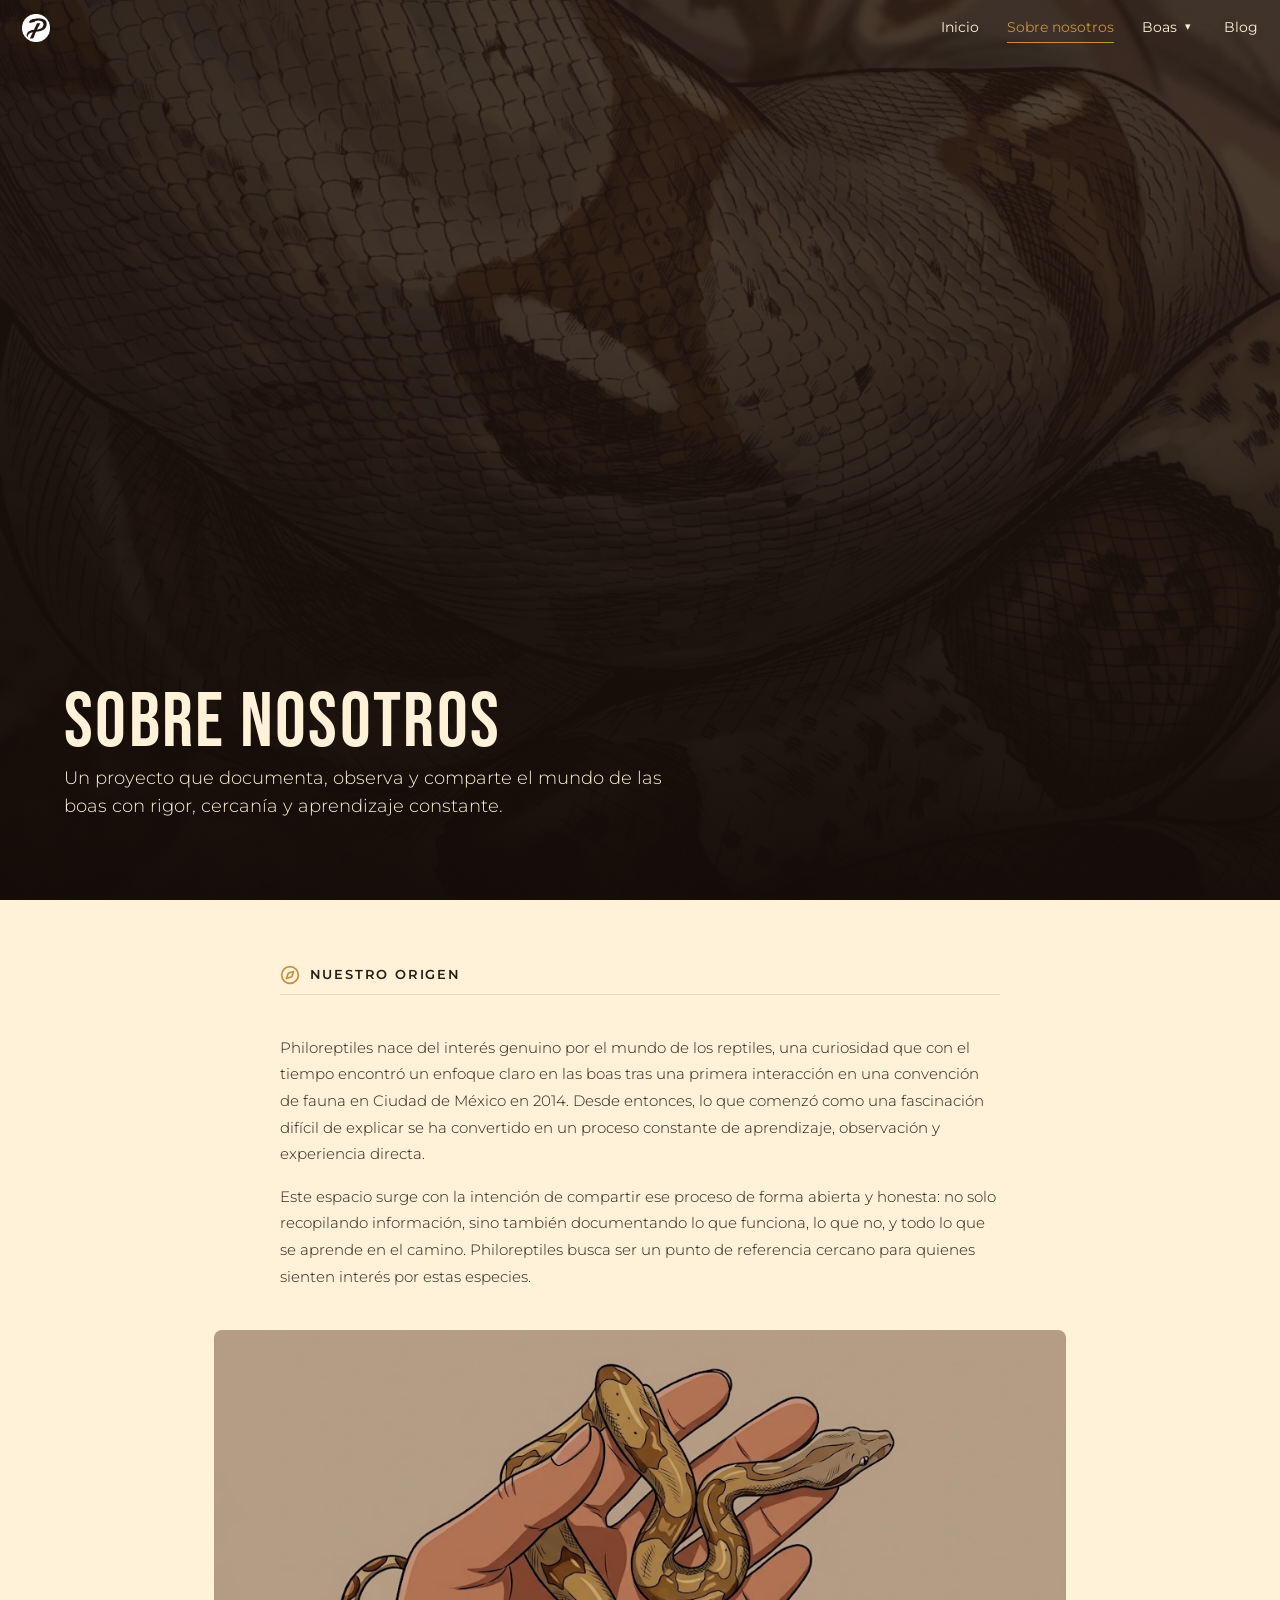
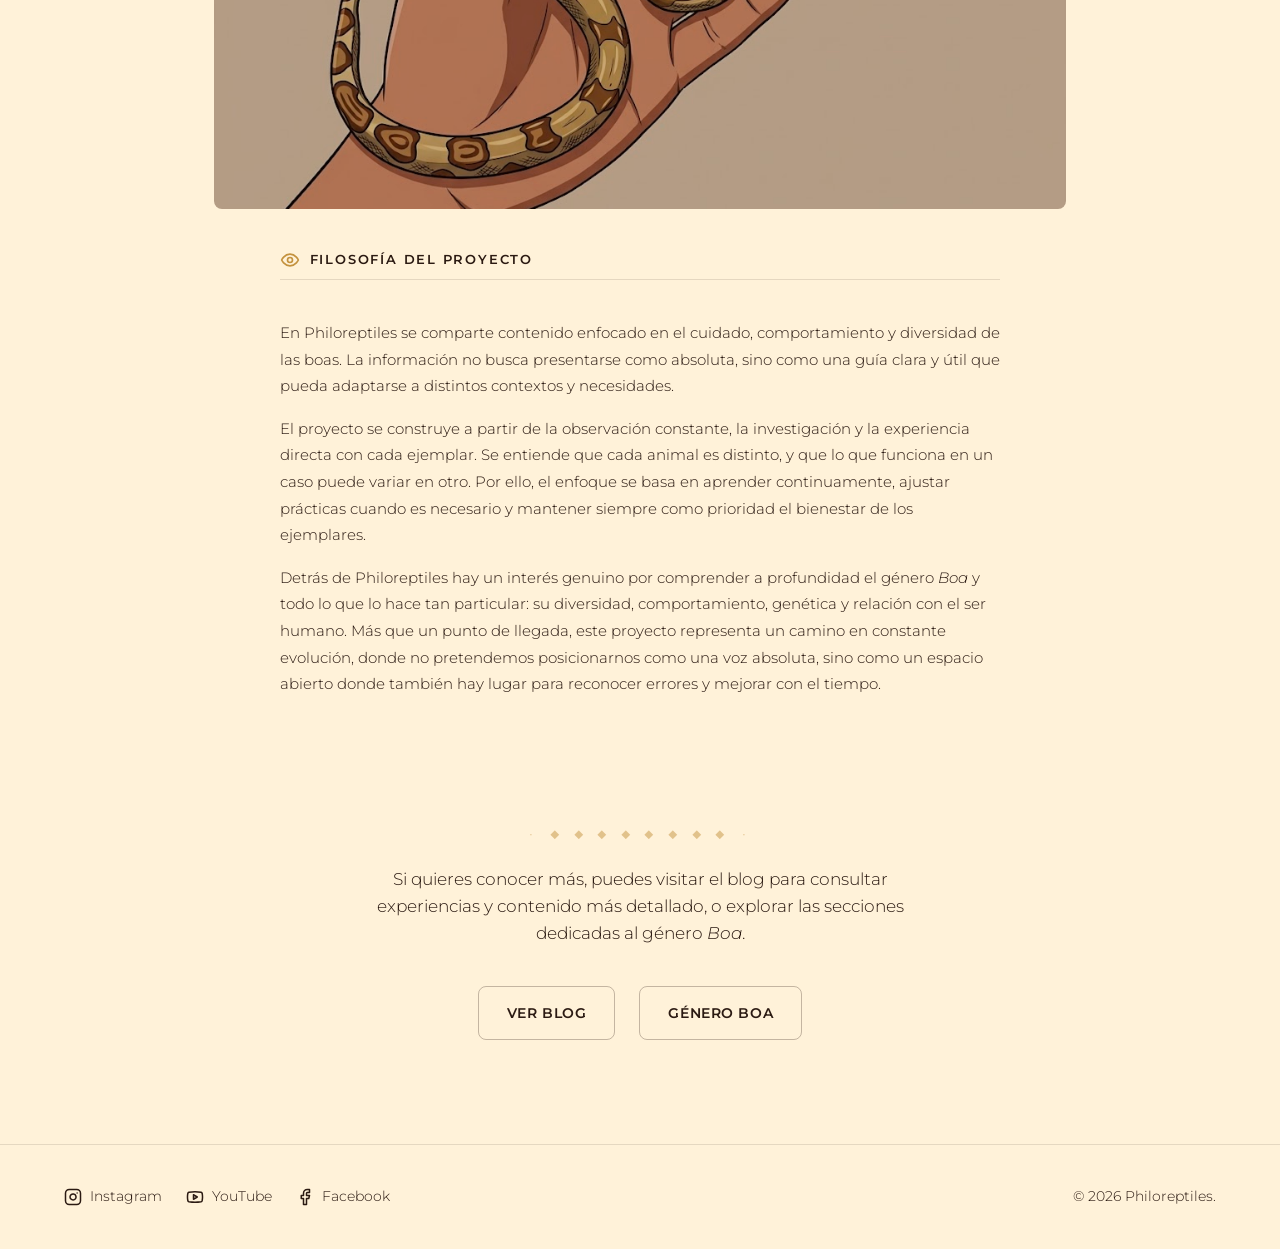
<file: sobre-nosotros.html>
<!DOCTYPE html>
<html lang="es">
<head>
<meta charset="UTF-8">
<meta name="viewport" content="width=device-width, initial-scale=1.0">
<title>Sobre nosotros — Philoreptiles</title>
<meta name="description" content="Quiénes somos y qué defendemos en Philoreptiles: divulgación cercana, aprendizaje continuo y herpetocultura responsable sobre el género Boa.">

<link rel="stylesheet" href="./css/design.css">
<link rel="stylesheet" href="./css/styles.css">
<link rel="icon" type="image/png" href="./img/favicon.png">

<style>
/* ==========================================================================
   Estilos específicos de sobre-nosotros.html
   Mobile-first: base = móvil; escala con min-width 768px y 1024px
   ========================================================================== */

/* === HERO EDITORIAL === */
.hero {
  position: relative;
  min-height: 100svh;
  max-width: 100%;
  display: flex;
  align-items: flex-end;
  overflow: hidden;
}

.hero-media {
  position: absolute;
  inset: 0;
  z-index: 0;
}

.hero-media img {
  width: 100%;
  height: 100%;
  object-fit: cover;
  display: block;
  max-width: 100%;
}

.hero-media::after {
  content: "";
  position: absolute;
  inset: 0;
  background:
    linear-gradient(to top, rgba(20, 12, 8, 0.96) 0%, rgba(20, 12, 8, 0.55) 45%, rgba(20, 12, 8, 0.15) 72%),
    linear-gradient(to right, rgba(20, 12, 8, 0.4), transparent 55%);
}

.hero-content {
  position: relative;
  padding-top: calc(64px + var(--space-md));
  padding-bottom: calc(var(--space-lg) + env(safe-area-inset-bottom, 0px));
  padding-inline: var(--space-md);
  margin-inline: auto;
  max-width: 1200px;
  width: 100%;
}

.hero-content > * {
  max-width: 760px;
}

/* HERO CLARO: título en Peach Club (script), hueso claro, tamaño moderado
   para no verse desproporcionado; se respeta su caja tal cual (sin forzar
   mayúsculas, a diferencia del h1 uppercase por defecto de design.css). */
.hero-title {
  font-family: var(--font-logo);
  font-size: clamp(2rem, 8vw, 3.5rem);
  letter-spacing: 0.02em;
  text-transform: none;
  color: #FFF2D9;
  margin-bottom: var(--space-sm);
}

/* HERO CLARO: subtítulo hueso al 85% de opacidad (rgba del mismo #FFF2D9) */
.hero-subtitle {
  max-width: 48ch;
  font-size: 0.95rem;
  font-weight: 300;
  color: rgba(255, 242, 217, 0.85);
  line-height: 1.6;
}

.hero-content h1,
.hero-content p {
  color: #FFF2D9;
}

/* === BLOQUES EDITORIALES === */
/* Espaciado reducido: antes --space-xl en móvil (se sentía excesivo entre
   el hero y el primer bloque, y hacia el cierre); se baja un escalón. */
.manifesto-section {
  padding-block: var(--space-lg);
}

.manifesto-container {
  max-width: 1200px;
  margin-inline: auto;
  padding-inline: var(--space-md);
}

/* Antes --space-xl: era el mayor contribuyente al hueco entre bloques
   (origen → foto → filosofía → cierre). Se reduce más agresivo en móvil. */
.manifesto-block {
  max-width: 72ch;
  margin-inline: auto;
  margin-bottom: var(--space-md);
}

.manifesto-block:last-child {
  margin-bottom: 0;
}

.block-header {
  display: flex;
  align-items: center;
  gap: 0.6rem;
  padding-bottom: var(--space-xs);
  margin-bottom: var(--space-md);
  border-bottom: 1px solid var(--border-subtle);
}

.block-icon {
  display: inline-flex;
  align-items: center;
  flex-shrink: 0;
  color: var(--accent);
}

.block-icon svg {
  width: 20px;
  height: 20px;
  display: block;
}

.block-eyebrow {
  font-family: var(--font-body);
  font-weight: 600;
  font-size: 0.8rem;
  letter-spacing: 0.14em;
  text-transform: uppercase;
  color: var(--text-muted);
}

.block-content p {
  font-size: var(--fs-body);
  font-weight: 300;
  line-height: 1.75;
  max-width: 100%;
  margin-bottom: var(--space-sm);
}

.block-content p:last-child {
  margin-bottom: 0;
}

.block-content p.secondary {
  color: var(--text-muted);
}

/* Pull quote */
.block-content .highlight {
  display: block;
  margin-block: var(--space-lg);
  padding-left: var(--space-md);
  border-left: 3px solid var(--accent);
  font-family: var(--font-heading);
  font-size: clamp(1.4rem, 3.5vw, 2rem);
  letter-spacing: 0.02em;
  line-height: 1.2;
  text-transform: uppercase;
  text-align: left;
  color: var(--accent);
}

/* Separador tipográfico */
/* Antes --space-xl: el separador aislado no necesita tanto aire propio. */
.block-separator {
  margin-block: var(--space-md);
  text-align: center;
  font-size: 1rem;
  line-height: 1;
  letter-spacing: 0.3em;
  color: var(--accent);
  opacity: 0.5;
}

.block-separator::before,
.block-separator::after {
  content: "·";
  margin-inline: 0.75em;
}

/* === FOTOGRAFÍA EDITORIAL: pausa visual entre "Nuestro origen" y
   "Filosofía del proyecto". Bordes limpios, sin sombras. === */
/* Antes --space-xl de margen inferior: se baja para no duplicar el aire
   que ya aportan los --space-md de los bloques de texto contiguos. */
.editorial-photo {
  max-width: 900px;
  margin: 0 auto var(--space-lg);
  padding-inline: var(--space-md);
}

.editorial-photo img {
  width: 100%;
  height: auto;
  aspect-ratio: 16 / 9;
  object-fit: cover;
  border-radius: var(--radius-md);
  display: block;
}

.editorial-photo figcaption {
  margin-top: var(--space-xs);
  font-family: var(--font-body);
  font-size: 0.85rem;
  font-weight: 300;
  font-style: italic;
  text-align: center;
  color: var(--text-muted);
}

/* === CIERRE CON CTA === */
/* Antes --space-xl arriba y abajo: sumado al margin-top del footer dejaba
   un hueco desproporcionado antes de llegar al pie de página. */
.cta-close {
  padding-block: var(--space-lg);
  text-align: center;
}

.cta-close .block-separator {
  margin-block: 0 var(--space-md);
}

.cta-close p {
  font-weight: 300;
  color: var(--text-muted);
  max-width: 52ch;
  margin: 0 auto var(--space-lg);
  font-size: 1rem;
  line-height: 1.6;
}

.cta-buttons {
  display: flex;
  flex-direction: column;
  align-items: center;
  justify-content: center;
  gap: var(--space-sm);
}

/* === TABLET / ESCRITORIO (≥ 768px) === */
@media (min-width: 768px) {
  .hero-content {
    padding-top: calc(80px + var(--space-md));
    padding-bottom: var(--space-xl);
  }

  .hero-title {
    font-size: clamp(2.5rem, 5vw, 4rem);
  }

  .hero-subtitle {
    font-size: 1.05rem;
  }

  /* Desktop: reducción más moderada que en móvil (2xl → xl / lg) para
     conservar el ritmo editorial sin el hueco excesivo original. */
  .manifesto-section {
    padding-block: var(--space-xl);
  }

  .manifesto-block {
    margin-bottom: var(--space-lg);
  }

  .manifesto-block:last-child {
    margin-bottom: 0;
  }

  .cta-close {
    padding-block: var(--space-xl);
  }

  .cta-close p {
    font-size: 1.05rem;
  }

  .cta-buttons {
    flex-direction: row;
    gap: var(--space-md);
  }
}

/* === ESCRITORIO (≥ 1024px) === */
@media (min-width: 1024px) {
  .hero-subtitle {
    max-width: 52ch;
    font-size: 1.1rem;
  }

  .block-header {
    margin-bottom: var(--space-lg);
  }
}
</style>
</head>
<body>

<!-- HEADER APPLE: arranca en estado .transparent sobre el hero;
     main.js lo quita al hacer scroll y añade .scrolled. -->
<header class="main-header transparent">
  <div class="header-content">
    <a href="index.html" class="logo-link" aria-label="Philoreptiles">
      <img src="./img/logo.png" alt="Philoreptiles" class="logo-img" width="180" height="180">
    </a>
    <nav class="main-nav" id="main-nav">
      <ul>
        <li><a href="index.html">Inicio</a></li>
        <li><a href="sobre-nosotros.html" class="active">Sobre nosotros</a></li>
        <li class="dropdown">
          <a href="boas.html" class="nav-link">Boas</a>
          <button type="button" class="dropdown-toggle" aria-label="Abrir submenú de Boas" aria-expanded="false" aria-controls="dropdown-boas">
            <span class="arrow" aria-hidden="true">▾</span>
          </button>
          <ul class="dropdown-menu" id="dropdown-boas">
            <li><a href="boas/taxonomia.html">Taxonomía</a></li>
            <li><a href="boas/cuidados.html">Cuidados en cautiverio</a></li>
            <li><a href="boas/genetica.html">Genética</a></li>
            <li><a href="boas/morfos.html">Morfos</a></li>
            <li><a href="boas/legalidad.html">Legalidad</a></li>
          </ul>
        </li>
        <li><a href="blog.html">Blog</a></li>
      </ul>
    </nav>
    <button class="menu-toggle" aria-label="Abrir menú" aria-expanded="false">☰</button>
  </div>
</header>

<main>

  <!-- 1. HERO EDITORIAL -->
  <section class="hero">
    <div class="hero-media">
      <img src="img/textura.jpg" alt="Boa en su hábitat natural">
    </div>
    <div class="container hero-content stagger">
      <h1>Sobre nosotros</h1>
      <p class="hero-subtitle">Un proyecto que documenta, observa y comparte el mundo de las boas con rigor, cercanía y aprendizaje constante.</p>
    </div>
  </section>

  <section class="manifesto-section">
    <div class="manifesto-container">

      <article class="manifesto-block reveal">
        <header class="block-header">
          <span class="block-icon" aria-hidden="true">
            <!-- Ícono: Brújula / Punto de partida -->
            <svg xmlns="http://www.w3.org/2000/svg" width="20" height="20" viewBox="0 0 24 24" fill="none" stroke="currentColor" stroke-width="2" stroke-linecap="round" stroke-linejoin="round">
              <circle cx="12" cy="12" r="10"/>
              <polygon points="16.24 7.76 14.12 14.12 7.76 16.24 9.88 9.88 16.24 7.76"/>
            </svg>
          </span>
          <span class="block-eyebrow">Nuestro origen</span>
        </header>
        <div class="block-content">
          <p>Philoreptiles nace del interés genuino por el mundo de los reptiles, una curiosidad que con el tiempo encontró un enfoque claro en las boas tras una primera interacción en una convención de 
            fauna en Ciudad de México en 2014. Desde entonces, lo que comenzó como una fascinación difícil de explicar se ha convertido en un proceso constante de aprendizaje, observación y experiencia directa.</p>
          <p>Este espacio surge con la intención de compartir ese proceso de forma abierta y honesta: no solo recopilando información, sino también documentando lo que funciona, lo que no, y todo lo que se aprende 
            en el camino. Philoreptiles busca ser un punto de referencia cercano para quienes sienten interés por estas especies.</p>
        </div>
      </article>

      <figure class="editorial-photo reveal">
        <img src="/img/2.png" alt="Boa en su hábitat / detalle de escamas" loading="lazy">
      </figure>

      <article class="manifesto-block reveal">
        <header class="block-header">
          <span class="block-icon" aria-hidden="true">
            <!-- Ícono: Ojo / Observación directa y aprendizaje -->
            <svg xmlns="http://www.w3.org/2000/svg" width="20" height="20" viewBox="0 0 24 24" fill="none" stroke="currentColor" stroke-width="2" stroke-linecap="round" stroke-linejoin="round">
              <path d="M2 12s3-7 10-7 10 7 10 7-3 7-10 7-10-7-10-7z"/>
              <circle cx="12" cy="12" r="3"/>
            </svg>
          </span>
          <span class="block-eyebrow">Filosofía del proyecto</span>
        </header>
        <div class="block-content">
          <p>En Philoreptiles se comparte contenido enfocado en el cuidado, comportamiento y diversidad de las boas. La información no busca presentarse como absoluta, sino como una guía clara y útil que pueda adaptarse a distintos contextos y necesidades.</p>
          <p>El proyecto se construye a partir de la observación constante, la investigación y la experiencia directa con cada ejemplar. Se entiende que cada animal es distinto, y que lo que funciona en un caso puede variar en otro. Por ello, el enfoque se basa en aprender continuamente, ajustar prácticas cuando es necesario y mantener siempre como prioridad el bienestar de los ejemplares.</p>
          <p class="secondary">Detrás de Philoreptiles hay un interés genuino por comprender a profundidad el género <em>Boa</em> y todo lo que lo hace tan particular: su diversidad, comportamiento, genética y relación con el ser humano. Más que un punto de llegada, este proyecto representa un camino en constante evolución, donde no pretendemos posicionarnos como una voz absoluta, sino como un espacio abierto donde también hay lugar para reconocer errores y mejorar con el tiempo.</p>
        </div>
      </article>

    </div>
  </section>

  <!-- 3. CIERRE CON LLAMADA A LA ACCIÓN -->
  <section class="cta-close reveal">
    <div class="container">
      <div class="block-separator" aria-hidden="true">◆ ◆ ◆ ◆ ◆ ◆ ◆ ◆</div>
      <p>Si quieres conocer más, puedes visitar el blog para consultar experiencias y contenido más detallado, o explorar las secciones dedicadas al género <em>Boa</em>.</p>
      <div class="cta-buttons">
        <a href="blog.html" class="btn btn-secondary">Ver Blog</a>
        <a href="boas.html" class="btn btn-secondary">Género Boa</a>
      </div>
    </div>
  </section>

</main>

<footer class="main-footer">
  <div class="container footer-content">
    <div class="social-links">
      <a href="https://www.instagram.com/philoreptiles/" rel="noopener noreferrer" target="_blank">
        <svg xmlns="http://www.w3.org/2000/svg" width="18" height="18" viewBox="0 0 24 24" fill="none" stroke="currentColor" stroke-width="2" stroke-linecap="round" stroke-linejoin="round" class="social-icon"><rect width="20" height="20" x="2" y="2" rx="5" ry="5"/><path d="M16 11.37A4 4 0 1 1 12.63 8 4 4 0 0 1 16 11.37z"/><line x1="17.5" x2="17.51" y1="6.5" y2="6.5"/></svg>
        Instagram
      </a>
      <a href="https://www.youtube.com/@philoreptiles" rel="noopener noreferrer" target="_blank">
        <svg xmlns="http://www.w3.org/2000/svg" width="18" height="18" viewBox="0 0 24 24" fill="none" stroke="currentColor" stroke-width="2" stroke-linecap="round" stroke-linejoin="round" class="social-icon"><path d="M2.5 17a24.12 24.12 0 0 1 0-10 2 2 0 0 1 1.4-1.4 49.56 49.56 0 0 1 16.2 0A2 2 0 0 1 21.5 7a24.12 24.12 0 0 1 0 10 2 2 0 0 1-1.4 1.4 49.56 49.56 0 0 1-16.2 0A2 2 0 0 1 2.5 17"/><polygon points="10 15 15 12 10 9 10 15"/></svg>
        YouTube
      </a>
      <a href="https://www.facebook.com/profile.php?id=61590517358268" rel="noopener noreferrer" target="_blank">
        <svg xmlns="http://www.w3.org/2000/svg" width="18" height="18" viewBox="0 0 24 24" fill="none" stroke="currentColor" stroke-width="2" stroke-linecap="round" stroke-linejoin="round" class="social-icon"><path d="M18 2h-3a5 5 0 0 0-5 5v3H7v4h3v8h4v-8h3l1-4h-4V7a1 1 0 0 1 1-1h3z"/></svg>
        Facebook
      </a>
    </div>
    <p>© 2026 Philoreptiles.</p>
  </div>
</footer>

<script src="./js/main.js"></script>
</body>
</html>
</file>
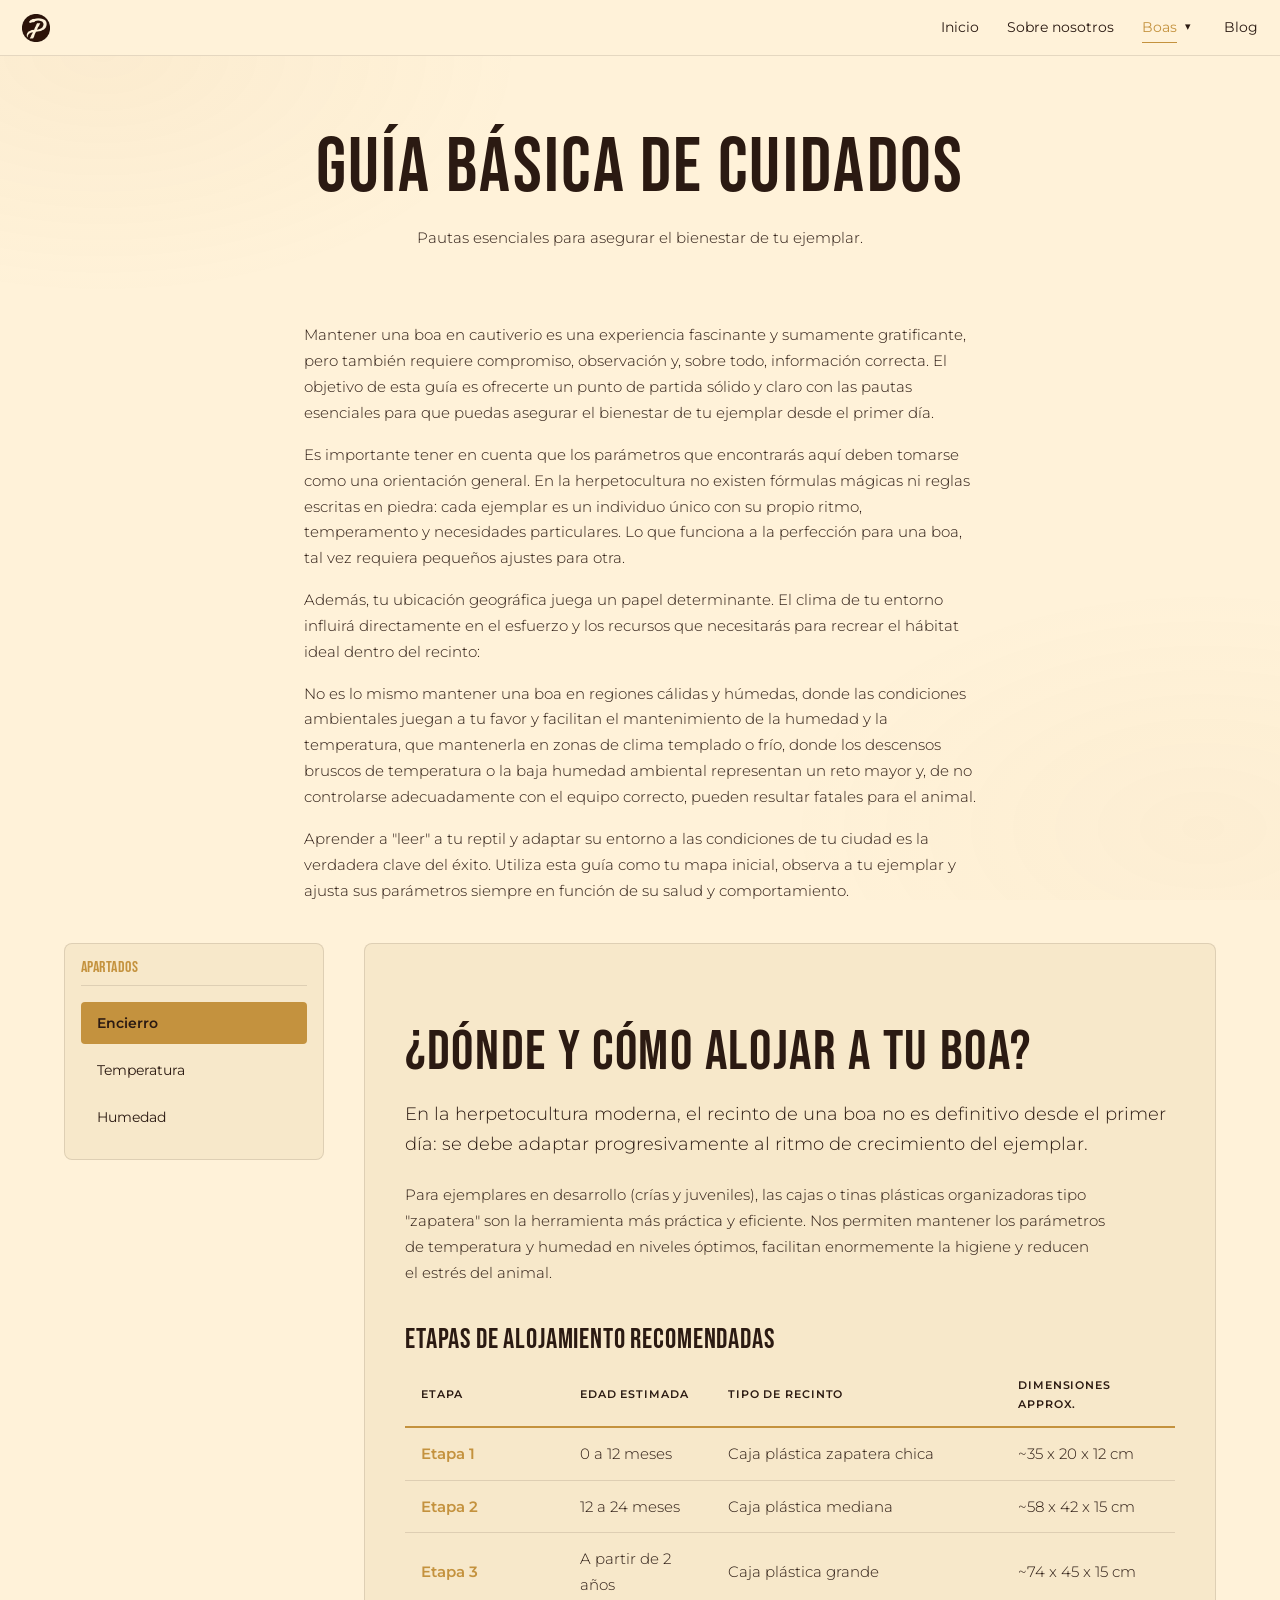
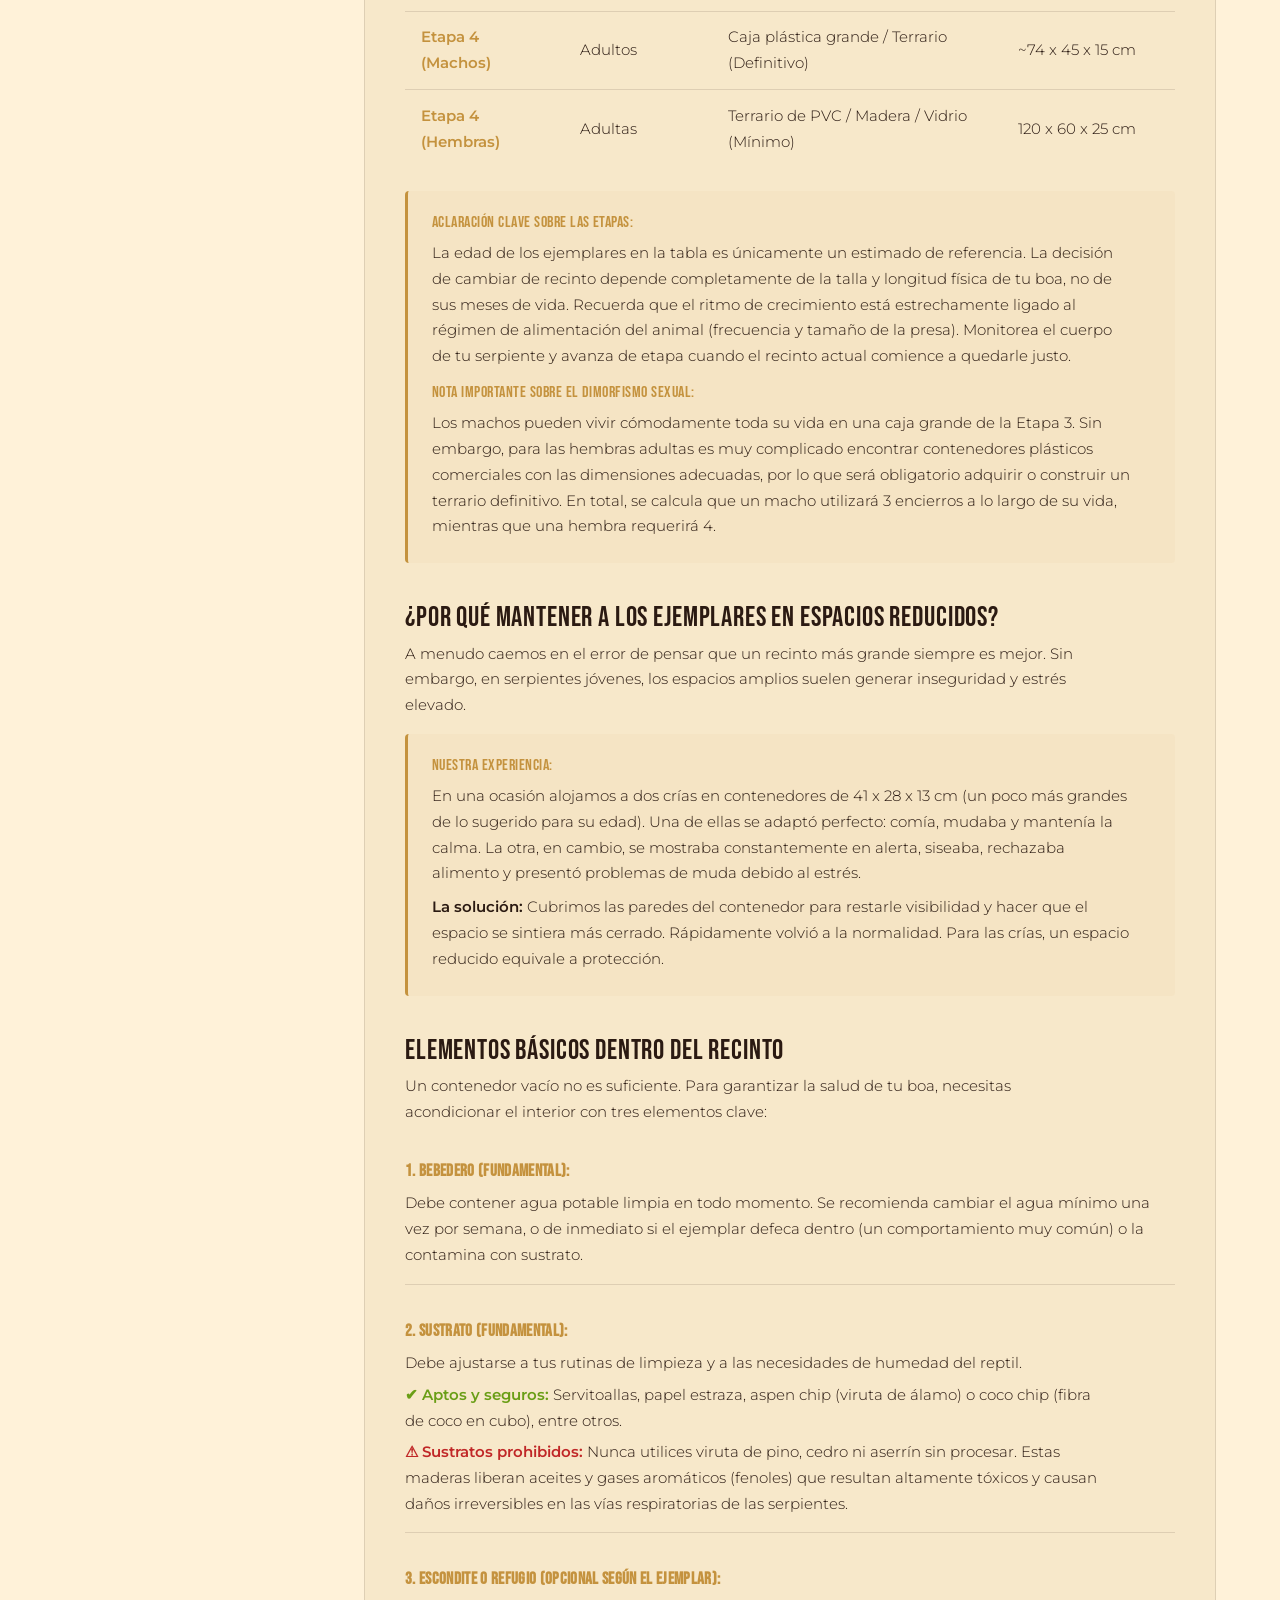
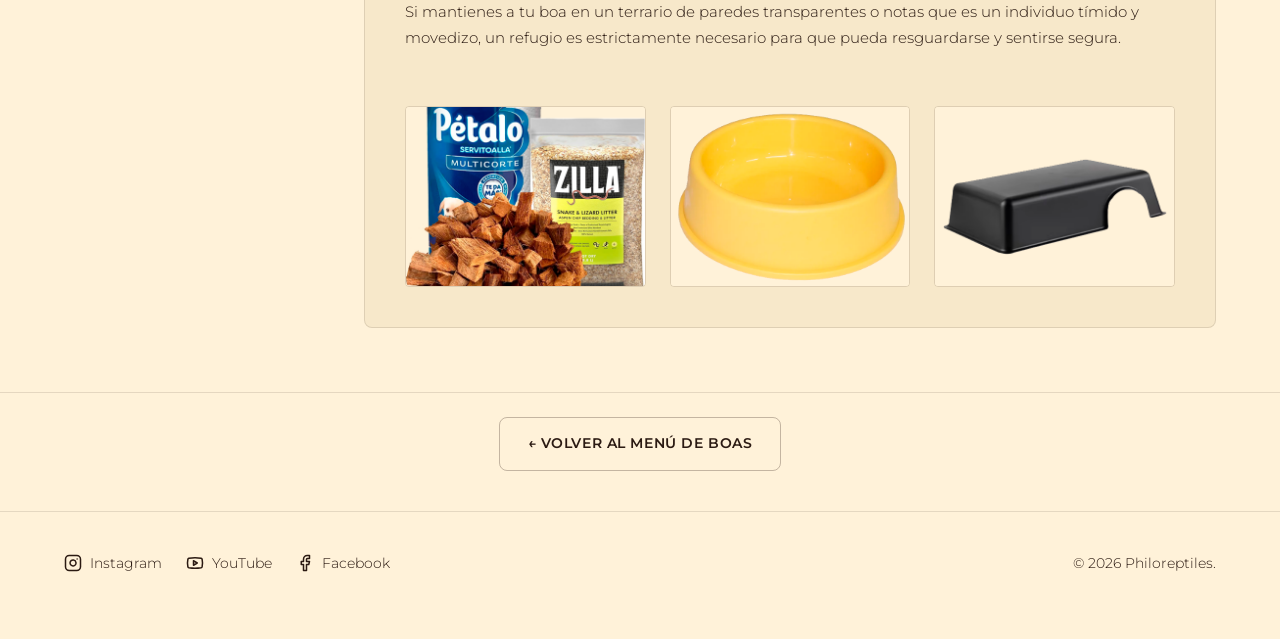
<file: boas/cuidados.html>
<!DOCTYPE html>
<html lang="es">
<head>
<meta charset="UTF-8">
<meta name="viewport" content="width=device-width, initial-scale=1.0">
<title>Philoreptiles | Guía de cuidados</title>
<meta name="description" content="Guía básica de cuidados para Boa en cautiverio: recinto, gradiente térmico y humedad, con pautas prácticas para el bienestar de tu ejemplar.">
<link rel="icon" type="image/png" href="../img/favicon.png">

<link rel="stylesheet" href="../css/design.css">
<link rel="stylesheet" href="../css/styles.css">

<style>
/* ==========================================================================
   Estilos específicos de boas/cuidados.html
   ========================================================================== */

:root {
  --ok: #6a9e16;
  --warn: #f6b511;
  --danger: #c02727;
  --cool: #237aa2;
}

/* === BLOQUE INTRODUCTORIO === */
.care-intro {
  max-width: 72ch;
  margin-inline: auto;
  margin-top: var(--space-sm);
  margin-bottom: var(--space-md);
}

.care-intro p {
  color: var(--text);
  margin-bottom: var(--space-sm);
}

.care-intro p:last-child {
  margin-bottom: 0;
}

/* === ÍCONOS DECORATIVOS === */
.care-icon {
  color: var(--accent);
  flex-shrink: 0;
}

/* Dentro de las tarjetas de temperatura y humedad, el ícono debe tomar
   el mismo color semántico que su texto (rojo/azul/verde/dorado según
   la variante), no el dorado fijo de .care-icon. */
.temp-card h4 .care-icon,
.humidity-card h4 .care-icon {
  color: inherit;
}

/* === CONTENEDOR Y PANELES DE CONTENIDO === */
.species-content,
.care-content {
  padding: var(--space-sm);
  min-width: 0;
}

/* Header editorial de apartado (sin imagen a sangre): sobrescribe por
   completo el .care-hero compartido con taxonomía (definido en
   styles.css para el hero fotográfico), ya que en esta página el
   encabezado de cada panel es puramente tipográfico — eyebrow numerado,
   título grande y un párrafo de entrada (lead). */
.care-hero {
  position: static;
  overflow: visible;
  aspect-ratio: auto;
  max-height: none;
  background: transparent;
  margin: 0;
  border-radius: 0;
  padding-block: var(--space-md) var(--space-sm);
}

.care-hero-eyebrow {
  display: block;
  font-family: var(--font-body);
  font-weight: 600;
  text-transform: uppercase;
  letter-spacing: 0.12em;
  color: var(--accent);
  font-size: 0.75rem;
  margin-bottom: var(--space-xs);
}

/* Doble clase para ganarle en especificidad a ".care-content h2"
   (definida más abajo para los subtítulos internos del panel). */
.care-hero .care-hero-title {
  font-family: var(--font-heading);
  font-size: clamp(2rem, 5vw, 3.5rem);
  color: var(--text);
  text-shadow: none;
  line-height: 1.05;
  margin-bottom: var(--space-sm);
}

.care-hero-lead {
  font-family: var(--font-body);
  font-weight: 300;
  font-size: 1.05rem;
  color: var(--text-muted);
  max-width: 65ch;
  line-height: 1.6;
  margin: 0;
}

.care-content h2,
.care-content h3,
.care-content h4,
.care-content p,
.care-content li,
.care-content strong {
  overflow-wrap: anywhere;
  word-break: break-word;
}

.care-content h2 {
  font-size: 1.3rem;
  margin-bottom: var(--space-xs);
}

.care-content h3 {
  font-size: 1.1rem;
  margin-top: var(--space-md);
  margin-bottom: var(--space-xs);
}

/* === CAJAS DE APOYO (aclaraciones, experiencia, consejos) ===
   Editorial: borde-izquierdo grueso + tinte casi imperceptible, sin caja
   cerrada ni sombra. */
.care-callout {
  background: rgba(196, 146, 62, 0.04);
  border: none;
  border-left: 3px solid var(--accent);
  border-radius: 4px;
  padding-inline: var(--space-md);
  padding-block: var(--space-sm);
  margin-bottom: var(--space-md);
  max-width: 100%;
}

.care-callout h4 {
  font-family: var(--font-heading);
  text-transform: uppercase;
  letter-spacing: 0.03em;
  color: var(--accent);
  font-size: 1rem;
  margin-bottom: var(--space-xs);
}

.care-callout h4:not(:first-child) {
  margin-top: var(--space-sm);
}

.care-callout p {
  font-size: 0.9rem;
  margin-bottom: var(--space-xs);
}

.care-callout p:last-child {
  margin-bottom: 0;
}

.care-callout ul {
  padding-left: 1rem;
  font-size: 0.9rem;
  line-height: 1.6;
  margin: 0;
}

.care-callout li {
  margin-bottom: 0.5rem;
}

.care-callout li:last-child {
  margin-bottom: 0;
}

.care-callout .care-callout {
  margin-top: var(--space-sm);
  margin-bottom: 0;
  background: transparent;
  border-left-color: var(--accent-dim);
}

/* === TABLA DE ETAPAS === */
.care-table-wrap {
  overflow-x: auto;
  margin-bottom: var(--space-md);
  max-width: 100%;
}

.care-table {
  width: 100%;
  border-collapse: collapse;
  text-align: left;
  background: transparent;
  font-size: 0.85rem;
}

.care-table th,
.care-table td {
  padding: 0.6rem 0.75rem;
  border-bottom: 1px solid var(--border-subtle);
}

.care-table thead tr {
  background: transparent;
  border-bottom: 2px solid var(--accent);
}

.care-table thead th {
  font-family: var(--font-body);
  font-weight: 600;
  text-transform: uppercase;
  letter-spacing: 0.08em;
  font-size: 0.7rem;
  color: var(--text-muted);
  border-bottom: none;
}

.care-table tbody {
  color: var(--text);
}

.care-table tbody tr:last-child td {
  border-bottom: none;
}

.care-table .stage-label {
  font-weight: 600;
  color: var(--accent);
}

/* === LISTA DE ELEMENTOS BÁSICOS DEL RECINTO === */
.care-element-list {
  list-style: none;
  padding-left: 0;
  margin-bottom: var(--space-md);
  display: flex;
  flex-direction: column;
  gap: var(--space-xs);
}

.care-element-list li {
  background: transparent;
  border: none;
  border-bottom: 1px solid var(--border-subtle);
  border-radius: 0;
  padding-block: var(--space-sm);
  padding-inline: 0;
  font-size: 0.9rem;
}

.care-element-list li:last-child {
  border-bottom: none;
}

.care-element-list strong {
  display: block;
  color: var(--accent);
  font-family: var(--font-heading);
  font-size: 1.05rem;
  letter-spacing: 0.02em;
  margin-bottom: 0.3rem;
}

.substrate-list p {
  margin-top: 0.4rem;
  margin-bottom: 0;
  font-size: 0.9rem;
}

.substrate-list p:last-child {
  margin-top: 0.3rem;
}

/* === COLORES SEMÁNTICOS INFORMATIVOS === */
.is-ok {
  color: var(--ok);
  font-weight: 600;
}

.is-warn {
  color: var(--warn);
  font-weight: 600;
}

.is-danger {
  color: var(--danger);
  font-weight: 600;
}

/* === TARJETAS DE GRADIENTE TÉRMICO === */
.temp-cards {
  display: grid;
  grid-template-columns: 1fr;
  gap: var(--space-xs);
  margin-bottom: var(--space-md);
}

.temp-card {
  background: rgba(196, 146, 62, 0.03);
  border-left: 4px solid var(--accent);
  border-radius: 4px;
  padding-inline: var(--space-md);
  padding-block: var(--space-sm);
}

.temp-card h4 {
  display: flex;
  align-items: center;
  gap: 0.5rem;
  font-family: var(--font-body);
  font-weight: 600;
  font-size: 0.95rem;
  color: var(--accent);
  margin-bottom: var(--space-xs);
}

.temp-card p {
  font-size: 0.9rem;
  margin-bottom: 0;
}

/* Punto caliente en rojo, zona fresca en azul: mismos semáforos
   semánticos que el resto de la guía (--danger, --cool). */
.temp-card.is-hot {
  border-left-color: var(--danger);
  background: rgba(248, 113, 113, 0.05);
}

.temp-card.is-hot h4 {
  color: var(--danger);
}

.temp-card.is-cold {
  border-left-color: var(--cool);
  background: rgba(125, 211, 252, 0.05);
}

.temp-card.is-cold h4 {
  color: var(--cool);
}

/* === BLOQUES DE HERRAMIENTAS DE CALEFACCIÓN === */
.tool-list {
  display: flex;
  flex-direction: column;
  gap: var(--space-xs);
  margin-bottom: var(--space-md);
}

.tool-block {
  background: transparent;
  border: none;
  border-top: 1px solid var(--border-subtle);
  border-radius: 0;
  padding-block: var(--space-sm);
  padding-inline: 0;
}

.tool-list > .tool-block:first-child {
  border-top: none;
  padding-top: 0;
}

.tool-block h4 {
  font-family: var(--font-heading);
  text-transform: uppercase;
  letter-spacing: 0.03em;
  color: var(--accent);
  font-size: 1rem;
  margin-bottom: var(--space-xs);
}

.tool-block p {
  font-size: 0.9rem;
  margin-bottom: 0.4rem;
}

.tool-block p:last-child {
  margin-bottom: 0;
}

/* === ALERTA DE TERMOSTATO === */
.warning-block {
  border-radius: 4px;
  padding-inline: var(--space-md);
  padding-block: var(--space-sm);
  margin-bottom: var(--space-md);
}

.warning-block.is-danger {
  background: rgba(248, 113, 113, 0.05);
  border: none;
  border-left: 4px solid var(--danger);
}

.warning-block h3 {
  display: flex;
  align-items: center;
  gap: 0.5rem;
  color: var(--danger);
  font-size: 1.1rem;
  margin-bottom: var(--space-xs);
}

.warning-block p {
  font-size: 0.9rem;
  margin-bottom: var(--space-sm);
}

.warning-block p:last-of-type {
  margin-bottom: var(--space-sm);
}

/* === TARJETAS DE HUMEDAD === */
.humidity-cards {
  display: grid;
  grid-template-columns: 1fr;
  gap: var(--space-xs);
  margin-bottom: var(--space-md);
}

.humidity-card {
  background: rgba(196, 146, 62, 0.03);
  border-left: 4px solid var(--accent);
  border-radius: 4px;
  padding-inline: var(--space-md);
  padding-block: var(--space-sm);
}

.humidity-card h4 {
  display: flex;
  align-items: center;
  gap: 0.5rem;
  font-family: var(--font-body);
  font-weight: 600;
  font-size: 0.95rem;
  color: var(--accent);
  margin-bottom: var(--space-xs);
}

.humidity-card p {
  font-size: 0.9rem;
  margin-bottom: 0;
}

/* Humedad base en dorado (rutina); muda/ecdisis en verde, como señal
   de "todo en orden" durante ese proceso. */
.humidity-card.is-shed {
  border-left-color: var(--ok);
  background: rgba(163, 230, 53, 0.05);
}

.humidity-card.is-shed h4 {
  color: var(--ok);
}

/* === BLOQUES DE RIESGO (HUMEDAD INCORRECTA) === */
.risk-cards {
  display: grid;
  grid-template-columns: 1fr;
  gap: var(--space-xs);
  margin-bottom: var(--space-md);
}

.risk-block {
  background: transparent;
  border: none;
  border-left: 3px solid var(--border-strong);
  border-radius: 4px;
  padding-inline: var(--space-md);
  padding-block: var(--space-sm);
  max-width: 100%;
}

.risk-block h4 {
  font-size: 0.95rem;
  margin-bottom: var(--space-xs);
}

.risk-block ul {
  padding-left: 1rem;
  margin: 0;
  font-size: 0.9rem;
  line-height: 1.5;
}

.risk-block li {
  margin-bottom: 0.4rem;
}

.risk-block li:last-child {
  margin-bottom: 0;
}

.risk-block.is-danger {
  border-left-color: var(--danger);
  background: rgba(248, 113, 113, 0.04);
}

.risk-block.is-danger h4 {
  color: var(--danger);
}

.risk-block.is-warn {
  border-left-color: var(--warn);
  background: rgba(251, 191, 36, 0.04);
}

.risk-block.is-warn h4 {
  color: var(--warn);
}

/* === GALERÍAS DE IMÁGENES ===
   MÓVIL (base, <768px): carrusel horizontal con scroll-snap en lugar de
   apilar las 3 imágenes. Las fichas son PNG de producto con fondo
   transparente, así que cada figure es una "tarjeta" cuadrada con
   fondo elevado + padding, y la imagen se ajusta con object-fit: contain
   (nunca se recorta).
   --gallery-bleed replica el padding de .care-content en cada breakpoint
   (1rem en móvil, 2.5rem desde 768px) para que el carrusel llegue "a
   sangre" hasta el borde interior de la tarjeta sin salirse de ella. */
.care-gallery {
  --gallery-bleed: var(--space-sm);
  display: flex;
  flex-direction: row;
  gap: var(--space-sm);
  margin-top: var(--space-md);
  margin-inline: calc(var(--gallery-bleed) * -1);
  padding-inline: var(--gallery-bleed);
  overflow-x: auto;                       /* el scroll vive solo dentro de la galería */
  overscroll-behavior-x: contain;         /* no arrastra la página al llegar al extremo */
  scroll-snap-type: x mandatory;
  scroll-padding-inline: var(--gallery-bleed); /* la ficha 1 y las siguientes encajan respetando el margen */
  -webkit-overflow-scrolling: touch;
  scrollbar-width: none;
}

.care-gallery::-webkit-scrollbar {
  display: none;
}

.care-gallery figure {
  flex: 0 0 80%;                          /* 80% + fragmento de la siguiente: invita a deslizar */
  scroll-snap-align: start;
  margin: 0;
  aspect-ratio: 1 / 1;
  display: flex;
  align-items: center;
  justify-content: center;
  padding: var(--space-sm);               /* el producto no toca los bordes */
  background: var(--bg-elevated);
  border: 1px solid var(--border-subtle);
  border-radius: var(--radius-md);
  overflow: hidden;
}

.care-gallery img {
  max-width: 100%;
  max-height: 100%;
  object-fit: contain;
  display: block;
}

/* === COMPENSACIÓN DE NAVBAR FIJA EN SCROLL === */
.care-nav,
.tab-panel,
.care-content {
  scroll-margin-top: 90px;
}

/* === BOTÓN FLOTANTE "VOLVER ARRIBA" === */
.back-to-top {
  position: fixed;
  right: 1.25rem;
  bottom: calc(1.25rem + env(safe-area-inset-bottom, 0px));
  z-index: 900;
  display: inline-flex;
  align-items: center;
  justify-content: center;
  gap: 0.4rem;
  padding: 0.6rem 0.9rem;
  background: var(--bg-elevated);
  border: 1px solid var(--border-subtle);
  border-radius: var(--radius-md);
  color: var(--text-muted);
  font-family: var(--font-body);
  font-weight: 600;
  font-size: 0.75rem;
  text-transform: uppercase;
  letter-spacing: 0.05em;
  box-shadow: var(--shadow-soft);
  cursor: pointer;

  /* Estado oculto */
  opacity: 0;
  transform: translateY(8px);
  pointer-events: none;
  transition:
    opacity var(--transition-base),
    transform var(--transition-base),
    background-color var(--transition-base),
    border-color var(--transition-base),
    color var(--transition-base);
}

.back-to-top.is-visible {
  opacity: 1;
  transform: translateY(0);
  pointer-events: auto;
}

.back-to-top:hover {
  border-color: var(--accent);
  color: var(--accent);
  transform: translateY(-2px);
}

.back-to-top:focus-visible {
  outline: 2px solid var(--accent);
  outline-offset: 2px;
}

.back-to-top svg {
  flex-shrink: 0;
}

/* Espacio extra al final para que el botón no tape los enlaces del footer. */
.main-footer {
  padding-bottom: calc(var(--space-lg) + 1.5rem);
}

/* === MEDIA QUERIES PARA ESCRITORIO / TABLET (MIN-WIDTH: 768PX) === */
@media (min-width: 768px) {
  .care-intro {
    margin-bottom: var(--space-lg);
  }

  .species-content,
  .care-content {
    padding: var(--space-lg);
  }

  .care-hero {
    padding-block: var(--space-lg) var(--space-md);
  }

  .care-hero-lead {
    font-size: 1.15rem;
  }

  .care-content h2 {
    font-size: var(--fs-h2);
  }

  .care-content h3 {
    font-size: var(--fs-h3);
  }

  .care-callout {
    padding: var(--space-md);
    margin-bottom: var(--space-lg);
  }

  .care-callout h4 {
    font-size: 1rem;
  }

  .care-callout p,
  .care-callout ul {
    font-size: 0.95rem;
    line-height: 1.7;
  }

  .care-callout ul {
    padding-left: 1.2rem;
  }

  .care-table {
    font-size: 0.95rem;
  }

  .care-table th,
  .care-table td {
    padding: 0.8rem 1rem;
  }

  .care-element-list {
    margin-bottom: var(--space-lg);
    gap: var(--space-sm);
  }

  .care-element-list li,
  .substrate-list p {
    font-size: 0.95rem;
  }

  .temp-cards {
    grid-template-columns: repeat(auto-fit, minmax(250px, 1fr));
    gap: var(--space-sm);
    margin-bottom: var(--space-lg);
  }

  .temp-card {
    padding: var(--space-md);
  }

  .temp-card h4 {
    font-size: 1.1rem;
  }

  .temp-card p {
    font-size: 0.95rem;
  }

  .tool-list {
    gap: var(--space-sm);
    margin-bottom: var(--space-lg);
  }

  .tool-block {
    padding-block: var(--space-md);
  }

  .tool-block h4 {
    font-size: 1rem;
  }

  .tool-block p {
    font-size: 0.95rem;
  }

  .warning-block {
    padding: var(--space-md);
    margin-bottom: var(--space-lg);
  }

  .warning-block h3 {
    font-size: var(--fs-h3);
  }

  .warning-block p {
    font-size: 0.95rem;
  }

  .humidity-cards {
    grid-template-columns: repeat(auto-fit, minmax(250px, 1fr));
    gap: var(--space-sm);
    margin-bottom: var(--space-lg);
  }

  .humidity-card {
    padding: var(--space-md);
  }

  .humidity-card h4 {
    font-size: 1.1rem;
  }

  .humidity-card p {
    font-size: 0.95rem;
  }

  .risk-cards {
    grid-template-columns: repeat(auto-fit, minmax(280px, 1fr));
    gap: var(--space-sm);
    margin-bottom: var(--space-lg);
  }

  .risk-block {
    padding: var(--space-md);
  }

  .risk-block h4 {
    font-size: 1.05rem;
  }

  .risk-block ul {
    padding-left: 1.2rem;
    font-size: 0.95rem;
    line-height: 1.6;
  }

  .risk-block li {
    margin-bottom: 0.5rem;
  }

  /* Galerías, TABLET (768px–1023px): desde 768px aparece el menú lateral
     de 260px, así que la tarjeta de contenido es angosta (~340px de ancho
     útil a 768px). En ese espacio una cuadrícula deja imágenes diminutas
     o una huérfana en la 2ª fila; se mantiene el carrusel, ahora con
     ~2 fichas visibles + un fragmento de la 3ª, y el sangrado sigue el
     nuevo padding de la tarjeta. */
  .care-gallery {
    --gallery-bleed: var(--space-lg);
    gap: var(--space-sm);
    margin-top: var(--space-lg);
  }

  .care-gallery figure {
    flex-basis: calc((100% - var(--space-sm)) / 2.15);
  }

  .back-to-top {
    padding: 0.7rem 1rem;
  }
}

/* Galerías, DESKTOP (1024px+): vuelve la cuadrícula de 3 columnas y se
   restaura el aspecto original de las figuras (4/3, imagen a cubrir,
   sin tarjeta). repeat(3, 1fr) se ve igual que el auto-fit anterior en
   pantallas anchas, pero evita la 3ª imagen huérfana entre 1024px y
   ~1135px, donde el auto-fit solo cabía 2 columnas. */
@media (min-width: 1024px) {
  .care-gallery {
    display: grid;
    grid-template-columns: repeat(3, 1fr);
    gap: var(--space-md);
    margin-top: var(--space-lg);
    margin-inline: 0;
    padding-inline: 0;
    overflow: visible;
    scroll-snap-type: none;
  }

  .care-gallery figure {
    flex: initial;
    aspect-ratio: 4 / 3;
    display: block;
    padding: 0;
    background: none;
    border-radius: 4px;
  }

  .care-gallery img {
    width: 100%;
    height: 100%;
    max-height: none;
    object-fit: cover;
  }
}

@media (max-width: 480px) {
  .back-to-top span {
    display: none;
  }

  .back-to-top {
    padding: 0.65rem;
    border-radius: 9999px;
  }
}

@media (prefers-reduced-motion: reduce) {
  .back-to-top {
    transition: none;
  }

  /* El carrusel de galería no se desplaza con animación suave. */
  .care-gallery {
    scroll-behavior: auto;
  }
}
</style>
</head>
<body>

<header class="main-header">
  <div class="header-content">
    <a href="../index.html" class="logo-link" aria-label="Philoreptiles">
      <img src="../img/logo.png" alt="Philoreptiles" class="logo-img" width="180" height="180">
    </a>
    <nav class="main-nav" id="main-nav">
      <ul>
        <li><a href="../index.html">Inicio</a></li>
        <li><a href="../sobre-nosotros.html">Sobre nosotros</a></li>
        <li class="dropdown">
          <a href="../boas.html" class="nav-link active">Boas</a>
          <button type="button" class="dropdown-toggle" aria-label="Abrir submenú de Boas" aria-expanded="false" aria-controls="dropdown-boas">
            <span class="arrow" aria-hidden="true">▾</span>
          </button>
          <ul class="dropdown-menu" id="dropdown-boas">
            <li><a href="../boas/taxonomia.html">Taxonomía</a></li>
            <li><a href="../boas/cuidados.html" class="active">Cuidados en cautiverio</a></li>
            <li><a href="../boas/genetica.html">Genética</a></li>
            <li><a href="../boas/morfos.html">Morfos</a></li>
            <li><a href="../boas/legalidad.html">Legalidad</a></li>
          </ul>
        </li>
        <li><a href="../blog.html">Blog</a></li>
      </ul>
    </nav>
    <button class="menu-toggle" aria-label="Abrir menú" aria-expanded="false">☰</button>
  </div>
</header>

<main>

  <!-- 1. ENCABEZADO DE LA PÁGINA -->
  <section class="page-title">
    <div class="container">
      <h1>Guía básica de cuidados</h1>
      <p>Pautas esenciales para asegurar el bienestar de tu ejemplar.</p>
    </div>
  </section>

  <!-- 2. TEXTO INTRODUCTORIO -->
  <section class="container care-intro">
    <p>Mantener una boa en cautiverio es una experiencia fascinante y sumamente gratificante, pero también requiere compromiso, observación y, sobre todo, información correcta. El objetivo de esta guía es ofrecerte un punto de partida sólido y claro con las pautas esenciales para que puedas asegurar el bienestar de tu ejemplar desde el primer día.</p>

    <p>Es importante tener en cuenta que los parámetros que encontrarás aquí deben tomarse como una orientación general. En la herpetocultura no existen fórmulas mágicas ni reglas escritas en piedra: cada ejemplar es un individuo único con su propio ritmo, temperamento y necesidades particulares. Lo que funciona a la perfección para una boa, tal vez requiera pequeños ajustes para otra.</p>

    <p>Además, tu ubicación geográfica juega un papel determinante. El clima de tu entorno influirá directamente en el esfuerzo y los recursos que necesitarás para recrear el hábitat ideal dentro del recinto:</p>

    <p>No es lo mismo mantener una boa en regiones cálidas y húmedas, donde las condiciones ambientales juegan a tu favor y facilitan el mantenimiento de la humedad y la temperatura, que mantenerla en zonas de clima templado o frío, donde los descensos bruscos de temperatura o la baja humedad ambiental representan un reto mayor y, de no controlarse adecuadamente con el equipo correcto, pueden resultar fatales para el animal.</p>

    <p>Aprender a "leer" a tu reptil y adaptar su entorno a las condiciones de tu ciudad es la verdadera clave del éxito. Utiliza esta guía como tu mapa inicial, observa a tu ejemplar y ajusta sus parámetros siempre en función de su salud y comportamiento.</p>
  </section>

  <!-- 3. INTERFAZ DE NAVEGACIÓN INTERACTIVA -->
  <section class="container taxonomy-layout">

    <!-- Menú lateral -->
    <aside class="care-nav species-nav" role="tablist" aria-label="Apartados de la guía">
      <h3>Apartados</h3>
      <button class="care-btn species-btn active-tab" role="tab" id="tab-encierro" aria-controls="encierro" aria-selected="true">Encierro</button>
      <button class="care-btn species-btn" role="tab" id="tab-temperatura" aria-controls="temperatura" aria-selected="false">Temperatura</button>
      <button class="care-btn species-btn" role="tab" id="tab-humedad" aria-controls="humedad" aria-selected="false">Humedad</button>
    </aside>

    <!-- Área de contenido dinámico -->
    <section class="care-content species-content">

      <!-- Panel 1: Encierro -->
      <div id="encierro" class="tab-panel active-panel" role="tabpanel" aria-labelledby="tab-encierro" aria-hidden="false">

        <div class="care-hero">
          <h2 class="care-hero-title">¿Dónde y cómo alojar a tu boa?</h2>
          <p class="care-hero-lead">En la herpetocultura moderna, el recinto de una boa no es definitivo desde el primer día: 
            se debe adaptar progresivamente al ritmo de crecimiento del ejemplar.</p>
        </div>

        <div class="care-body">
          <p>Para ejemplares en desarrollo (crías y juveniles), las cajas o tinas plásticas organizadoras tipo "zapatera" son la 
            herramienta más práctica y eficiente. Nos permiten mantener los parámetros de temperatura y humedad en niveles óptimos, 
            facilitan enormemente la higiene y reducen el estrés del animal.</p>
        </div>

        <h3>Etapas de alojamiento recomendadas</h3>

        <div class="care-table-wrap">
          <table class="care-table">
            <thead>
              <tr>
                <th>Etapa</th>
                <th>Edad estimada</th>
                <th>Tipo de recinto</th>
                <th>Dimensiones approx.</th>
              </tr>
            </thead>
            <tbody>
              <tr>
                <td class="stage-label">Etapa 1</td>
                <td>0 a 12 meses</td>
                <td>Caja plástica zapatera chica</td>
                <td>~35 x 20 x 12 cm</td>
              </tr>
              <tr>
                <td class="stage-label">Etapa 2</td>
                <td>12 a 24 meses</td>
                <td>Caja plástica mediana</td>
                <td>~58 x 42 x 15 cm</td>
              </tr>
              <tr>
                <td class="stage-label">Etapa 3</td>
                <td>A partir de 2 años</td>
                <td>Caja plástica grande</td>
                <td>~74 x 45 x 15 cm</td>
              </tr>
              <tr>
                <td class="stage-label">Etapa 4 (Machos)</td>
                <td>Adultos</td>
                <td>Caja plástica grande / Terrario (Definitivo)</td>
                <td>~74 x 45 x 15 cm</td>
              </tr>
              <tr>
                <td class="stage-label">Etapa 4 (Hembras)</td>
                <td>Adultas</td>
                <td>Terrario de PVC / Madera / Vidrio (Mínimo)</td>
                <td>120 x 60 x 25 cm</td>
              </tr>
            </tbody>
          </table>
        </div>

        <div class="care-callout">
          <h4>Aclaración clave sobre las etapas:</h4>
          <p>La edad de los ejemplares en la tabla es únicamente un estimado de referencia. La decisión de cambiar de recinto 
            depende completamente de la talla y longitud física de tu boa, no de sus meses de vida. Recuerda que el ritmo de 
            crecimiento está estrechamente ligado al régimen de alimentación del animal (frecuencia y tamaño de la presa). 
            Monitorea el cuerpo de tu serpiente y avanza de etapa cuando el recinto actual comience a quedarle justo.</p>

          <h4>Nota importante sobre el dimorfismo sexual:</h4>
          <p>Los machos pueden vivir cómodamente toda su vida en una caja grande de la Etapa 3. Sin embargo, para las hembras 
            adultas es muy complicado encontrar contenedores plásticos comerciales con las dimensiones adecuadas, por lo que 
            será obligatorio adquirir o construir un terrario definitivo. En total, se calcula que un macho utilizará 3 encierros 
            a lo largo de su vida, mientras que una hembra requerirá 4.</p>
        </div>

        <h3>¿Por qué mantener a los ejemplares en espacios reducidos?</h3>
        <p>A menudo caemos en el error de pensar que un recinto más grande siempre es mejor. Sin embargo, en serpientes jóvenes, 
          los espacios amplios suelen generar inseguridad y estrés elevado.</p>

        <div class="care-callout">
          <h4>Nuestra experiencia:</h4>
          <p>En una ocasión alojamos a dos crías en contenedores de 41 x 28 x 13 cm (un poco más grandes de lo sugerido para su edad). Una de ellas se adaptó perfecto: comía, mudaba y mantenía la calma. La otra, en cambio, se mostraba constantemente en alerta, siseaba, rechazaba alimento y presentó problemas de muda debido al estrés.</p>
          <p><strong>La solución:</strong> Cubrimos las paredes del contenedor para restarle visibilidad y hacer que el espacio se sintiera más cerrado. Rápidamente volvió a la normalidad. Para las crías, un espacio reducido equivale a protección.</p>
        </div>

        <h3>Elementos básicos dentro del recinto</h3>
        <p>Un contenedor vacío no es suficiente. Para garantizar la salud de tu boa, necesitas acondicionar el interior con tres elementos clave:</p>

        <ul class="care-element-list">
          <li>
            <strong>1. Bebedero (Fundamental):</strong> Debe contener agua potable limpia en todo momento. Se recomienda cambiar el agua mínimo una vez por semana, o de inmediato si el ejemplar defeca dentro (un comportamiento muy común) o la contamina con sustrato.
          </li>
          <li class="substrate-list">
            <strong>2. Sustrato (Fundamental):</strong> Debe ajustarse a tus rutinas de limpieza y a las necesidades de humedad del reptil.
            <p><span class="is-ok">✔ Aptos y seguros:</span> Servitoallas, papel estraza, aspen chip (viruta de álamo) o coco chip (fibra de coco en cubo), entre otros.</p>
            <p><span class="is-danger">⚠ Sustratos prohibidos:</span> Nunca utilices viruta de pino, cedro ni aserrín sin procesar. Estas maderas liberan aceites y gases aromáticos (fenoles) que resultan altamente tóxicos y causan daños irreversibles en las vías respiratorias de las serpientes.</p>
          </li>
          <li>
            <strong>3. Escondite o refugio (Opcional según el ejemplar):</strong> Si mantienes a tu boa en un terrario de paredes transparentes o notas que es un individuo tímido y movedizo, un refugio es estrictamente necesario para que pueda resguardarse y sentirse segura.
          </li>
        </ul>

        <div class="care-gallery">
          <figure>
            <img src="/img/Sustrato.png" alt="Sustrato del recinto" loading="lazy">
          </figure>
          <figure>
            <img src="/img/Bebedero.png" alt="Bebedero del recinto" loading="lazy">
          </figure>
          <figure>
            <img src="/img/Escondite.png" alt="Escondite del recinto" loading="lazy">
          </figure>
        </div>
      </div>

      <!-- Panel 2: Temperatura -->
      <div id="temperatura" class="tab-panel" role="tabpanel" aria-labelledby="tab-temperatura" aria-hidden="true">

        <div class="care-hero">
          <h2 class="care-hero-title">El motor metabólico de tu boa</h2>
          <p class="care-hero-lead">Como la gran mayoría sabe, las serpientes son ectotermas (de "sangre fría"). Esto significa 
            que carecen de la capacidad metabólica para generar su propio calor corporal, por lo que dependen al 100% de fuentes 
            externas para digerir sus alimentos, mantener fuerte su sistema inmune y realizar sus funciones vitales.</p>
        </div>

        <div class="care-body">
          <p>Aquí es donde nuestro papel como cuidadores se vuelve fundamental: debemos recrear un entorno térmico adecuado mediante 
            un <strong>gradiente de temperatura</strong>.</p>
        </div>

        <h3>El Gradiente térmico: Zona caliente vs. Zona fresca</h3>
        <p>No debemos calentar todo el terrario por igual. Tu boa necesita elegir en qué parte del recinto estar según sus necesidades de cada momento. 
          Para ello, crearemos dos zonas bien definidas:</p>

        <div class="temp-cards">
          <div class="temp-card is-hot">
            <h4>
              <svg xmlns="http://www.w3.org/2000/svg" width="18" height="18" viewBox="0 0 24 24" fill="none" stroke="currentColor" stroke-width="2" stroke-linecap="round" stroke-linejoin="round" class="care-icon" aria-hidden="true"><path d="M8.5 14.5A2.5 2.5 0 0 0 11 12c0-1.38-.5-2-1-3-1.072-2.143-.224-4.054 2-6 .5 2.5 2 4.9 4 6.5 2 1.6 3 3.5 3 5.5a7 7 0 1 1-14 0c0-1.153.433-2.294 1-3a2.5 2.5 0 0 0 2.5 2.5z"/></svg>
              Punto caliente: 29°C - 32°C
            </h4>
            <p>Ocupa máximo 1/3 de la superficie total del recinto. Es la zona donde la boa se posará para digerir sus presas.</p>
          </div>

          <div class="temp-card is-cold">
            <h4>
              <svg xmlns="http://www.w3.org/2000/svg" width="18" height="18" viewBox="0 0 24 24" fill="none" stroke="currentColor" stroke-width="2" stroke-linecap="round" stroke-linejoin="round" class="care-icon" aria-hidden="true"><line x1="12" y1="2" x2="12" y2="22"/><line x1="4.93" y1="4.93" x2="19.07" y2="19.07"/><line x1="4.93" y1="19.07" x2="19.07" y2="4.93"/><line x1="2" y1="12" x2="22" y2="12"/></svg>
              Zona fresca: 24°C - 26°C
            </h4>
            <p>El resto del recinto. Permite a la boa descender su temperatura cuando ha recibido suficiente calor.</p>
          </div>
        </div>

        <h3>Herramientas de calefacción: ¿Qué opciones existen?</h3>

        <div class="tool-list">
          <div class="tool-block">
            <h4>1. Placas térmicas</h4>
            <p>Son la opción más práctica y utilizada en sistemas de cajas o racks.</p>
            <p><strong>Ubicación:</strong> Se colocan siempre por la parte exterior e inferior del contenedor, cubriendo únicamente un tercio de la base.</p>
            <p><span class="is-ok">✔ Ventaja:</span> No consumen espacio interno ni resecan el ambiente drásticamente.</p>
          </div>

          <div class="tool-block">
            <h4>2. Focos y cerámicas</h4>
            <p>Ideales para terrarios definitivos o de paredes altas.</p>
            <p><strong>Tipos:</strong> Existen bombillas cerámicas (solo emiten calor) y focos de luz infrarroja o UVA. La ventaja de estos últimos es que proveen luz visible para el ejemplar, ayudando a marcar sus ciclos de día y noche (ritmos circadianos).</p>
            <p><span class="is-danger">⚠ Seguridad:</span> Deben mantenerse completamente fuera del alcance de la serpiente o protegidos con rejillas de seguridad antiquemaduras. Una boa puede enroscarse en un foco encendido y sufrir quemaduras de gravedad.</p>
          </div>
        </div>

        <div class="warning-block is-danger">
          <h3>
            <svg xmlns="http://www.w3.org/2000/svg" width="20" height="20" viewBox="0 0 24 24" fill="none" stroke="currentColor" stroke-width="2" stroke-linecap="round" stroke-linejoin="round" aria-hidden="true"><path d="M10.29 3.86 1.82 18a2 2 0 0 0 1.71 3h16.94a2 2 0 0 0 1.71-3L13.71 3.86a2 2 0 0 0-3.42 0z"/><line x1="12" y1="9" x2="12" y2="13"/><line x1="12" y1="17" x2="12.01" y2="17"/></svg>
            El termostato no es opcional
          </h3>
          <p>Una placa térmica conectada directamente a la corriente puede alcanzar temperaturas superiores a los 60°C, provocando quemaduras fatales en el vientre de tu ejemplar.</p>
          <p>Es estrictamente obligatorio conectar cualquier fuente de calor a un termostato. Este aparato apagará o regulará la energía automáticamente al alcanzar la temperatura programada.</p>

          <div class="care-callout">
            <h4>Medición complementaria:</h4>
            <p>Apóyate siempre de una pistola de temperatura infrarroja (termómetro láser). Es la herramienta más precisa para tomar lecturas al instante en la superficie del punto caliente y verificar que la calibración de tu termostato sea la correcta.</p>
          </div>
        </div>

        <div class="care-gallery">
          <figure>
            <img src="/img/Placa.png" alt="Placa térmica" loading="lazy">
          </figure>
          <figure>
            <img src="/img/Termostato.png" alt="Termostato" loading="lazy">
          </figure>
          <figure>
            <img src="/img/Pistola.png" alt="Pistola de temperatura infrarroja" loading="lazy">
          </figure>
        </div>
      </div>

      <!-- Panel 3: Humedad -->
      <div id="humedad" class="tab-panel" role="tabpanel" aria-labelledby="tab-humedad" aria-hidden="true">

        <div class="care-hero">
          <h2 class="care-hero-title">Un parámetro dinámico</h2>
          <p class="care-hero-lead">A diferencia de la temperatura, la humedad en el recinto de tu boa no debe ser rígida ni constante. 
            Debe fluctuar de acuerdo con el estado biológico de la serpiente para favorecer su salud.</p>
        </div>

        <h3>Rangos ideales y cuándo ajustarlos</h3>

        <div class="humidity-cards">
          <div class="humidity-card is-base">
            <h4>
              <svg xmlns="http://www.w3.org/2000/svg" width="18" height="18" viewBox="0 0 24 24" fill="none" stroke="currentColor" stroke-width="2" stroke-linecap="round" stroke-linejoin="round" class="care-icon" aria-hidden="true"><path d="M12 2.69l5.66 5.66a8 8 0 1 1-11.31 0z"/></svg>
              Humedad base (diaria): 50% - 60%
            </h4>
            <p>Es el rango óptimo de rutina. Permite que el ejemplar se mantenga hidratado sin saturar el ambiente.</p>
          </div>

          <div class="humidity-card is-shed">
            <h4>
              <svg xmlns="http://www.w3.org/2000/svg" width="18" height="18" viewBox="0 0 24 24" fill="none" stroke="currentColor" stroke-width="2" stroke-linecap="round" stroke-linejoin="round" class="care-icon" aria-hidden="true"><polyline points="23 4 23 10 17 10"/><polyline points="1 20 1 14 7 14"/><path d="M3.51 9a9 9 0 0 1 14.85-3.36L23 10M1 14l4.64 4.36A9 9 0 0 0 20.49 15"/></svg>
              Durante la muda (Ecdisis): 70% - 80%
            </h4>
            <p>Eleva la humedad cuando sus ojos se tornen azulados/grisáceos o la piel se vea opaca. Esto garantizará una muda en una sola pieza.</p>
          </div>
        </div>

        <h3>¿Qué ocurre si la humedad es incorrecta?</h3>
        <p>La humedad puede ser un parámetro traicionero. Tanto la falta como el exceso generan complicaciones severas en la salud de la serpiente:</p>

        <div class="risk-cards">
          <div class="risk-block is-danger">
            <h4>❌ Por exceso (sustrato encharcado):</h4>
            <ul>
              <li><strong>Proliferación de hongos y moho:</strong> Deteriora el ambiente y crea un foco de infección en el recinto.</li>
              <li><strong>Pudrición de escamas (Scale Rot):</strong> Ampollas e infecciones bacterianas graves en el vientre por contacto directo constante con el agua.</li>
            </ul>
          </div>

          <div class="risk-block is-warn">
            <h4>⚠️ Por falta (ambiente muy seco):</h4>
            <ul>
              <li><strong>Infecciones Respiratorias Agudas (IRA):</strong> El aire seco irrita las mucosas respiratorias, volviendo al animal vulnerable a bacterias y virus.</li>
              <li><strong>Mudas retenidas (Disecdisis):</strong> La piel se rompe en parches pegados al cuerpo, pudiendo estrangular la circulación en el extremo de la cola.</li>
            </ul>
          </div>
        </div>

        <h3>Consejos prácticos para controlar la humedad</h3>
        <div class="care-callout">
          <ul>
            <li><strong>Juega con el bebedero:</strong> Si colocas el plato de agua cerca del punto caliente, la evaporación elevará la humedad del aire. Si lo colocas en la zona fresca, la humedad bajará.</li>
            <li><strong>Atomización puntual:</strong> Utiliza un aspersor con agua limpia para rociar suavemente las paredes del recinto o el sustrato únicamente cuando se aproxime el periodo de muda.</li>
            <li><strong>Monitoreo:</strong> Utiliza siempre un higrómetro digital con sonda para medir la humedad real al nivel donde habita la serpiente.</li>
          </ul>
        </div>
      </div>

    </section>
  </section>

  <!-- 4. VOLVER AL MENÚ DE BOAS -->
  <div class="back-link">
    <a href="../boas.html" class="btn btn-secondary">← Volver al menú de Boas</a>
  </div>

  <!-- Botón flotante "Volver arriba" -->
  <button type="button" class="back-to-top" id="back-to-top" aria-label="Volver al selector de apartados">
    <svg xmlns="http://www.w3.org/2000/svg" width="14" height="14" viewBox="0 0 24 24" fill="none" stroke="currentColor" stroke-width="2" stroke-linecap="round" stroke-linejoin="round" aria-hidden="true">
      <path d="M12 19V5"/>
      <path d="M5 12l7-7 7 7"/>
    </svg>
    <span>Volver arriba</span>
  </button>

</main>

<footer class="main-footer">
  <div class="container footer-content">
    <div class="social-links">
      <a href="https://www.instagram.com/philoreptiles/" rel="noopener noreferrer" target="_blank">
        <svg xmlns="http://www.w3.org/2000/svg" width="18" height="18" viewBox="0 0 24 24" fill="none" stroke="currentColor" stroke-width="2" stroke-linecap="round" stroke-linejoin="round" class="social-icon"><rect width="20" height="20" x="2" y="2" rx="5" ry="5"/><path d="M16 11.37A4 4 0 1 1 12.63 8 4 4 0 0 1 16 11.37z"/><line x1="17.5" x2="17.51" y1="6.5" y2="6.5"/></svg>
        Instagram
      </a>
      <a href="https://www.youtube.com/@philoreptiles" rel="noopener noreferrer" target="_blank">
        <svg xmlns="http://www.w3.org/2000/svg" width="18" height="18" viewBox="0 0 24 24" fill="none" stroke="currentColor" stroke-width="2" stroke-linecap="round" stroke-linejoin="round" class="social-icon"><path d="M2.5 17a24.12 24.12 0 0 1 0-10 2 2 0 0 1 1.4-1.4 49.56 49.56 0 0 1 16.2 0A2 2 0 0 1 21.5 7a24.12 24.12 0 0 1 0 10 2 2 0 0 1-1.4 1.4 49.56 49.56 0 0 1-16.2 0A2 2 0 0 1 2.5 17"/><polygon points="10 15 15 12 10 9 10 15"/></svg>
        YouTube
      </a>
      <a href="https://www.facebook.com/profile.php?id=61590517358268" rel="noopener noreferrer" target="_blank">
        <svg xmlns="http://www.w3.org/2000/svg" width="18" height="18" viewBox="0 0 24 24" fill="none" stroke="currentColor" stroke-width="2" stroke-linecap="round" stroke-linejoin="round" class="social-icon"><path d="M18 2h-3a5 5 0 0 0-5 5v3H7v4h3v8h4v-8h3l1-4h-4V7a1 1 0 0 1 1-1h3z"/></svg>
        Facebook
      </a>
    </div>
    <p>© 2026 Philoreptiles.</p>
  </div>
</footer>

<script src="../js/main.js"></script>
<script>
  // Conecta cada botón de apartado con el sistema de tabs expuesto en window.switchTab
  const careButtons = document.querySelectorAll('.care-btn');
  const careContent = document.querySelector('.care-content');

  careButtons.forEach((btn) => {
    btn.addEventListener('click', (event) => {
      if (typeof window.switchTab !== 'function') return;
      const panelId = btn.getAttribute('aria-controls');
      window.switchTab(event, panelId);

      requestAnimationFrame(() => {
        requestAnimationFrame(() => {
          if (!careContent) return;
          const reduceMotion = window.matchMedia('(prefers-reduced-motion: reduce)').matches;
          careContent.scrollIntoView({ behavior: reduceMotion ? 'instant' : 'smooth', block: 'start' });
        });
      });
    });
  });

  // Botón flotante "Volver arriba": aparece cuando el filtro de apartados (.care-nav) ya no es visible
  document.addEventListener('DOMContentLoaded', () => {
    const backToTop = document.getElementById('back-to-top');
    const careNav = document.querySelector('.care-nav');
    if (!backToTop || !careNav) return;

    const NAV_OFFSET = 80;

    const setVisible = (visible) => {
      backToTop.classList.toggle('is-visible', visible);
      backToTop.setAttribute('aria-hidden', visible ? 'false' : 'true');
      backToTop.tabIndex = visible ? 0 : -1;
    };

    const update = () => {
      setVisible(careNav.getBoundingClientRect().top < NAV_OFFSET);
    };

    setVisible(false);
    update();

    document.addEventListener('scroll', update, { passive: true, capture: true });
    window.addEventListener('resize', update, { passive: true });
    window.addEventListener('load', update);

    backToTop.addEventListener('click', () => {
      const reduceMotion = window.matchMedia('(prefers-reduced-motion: reduce)').matches;
      careNav.scrollIntoView({ behavior: reduceMotion ? 'instant' : 'smooth', block: 'start' });
    });
  });
</script>
</body>
</html>
</file>
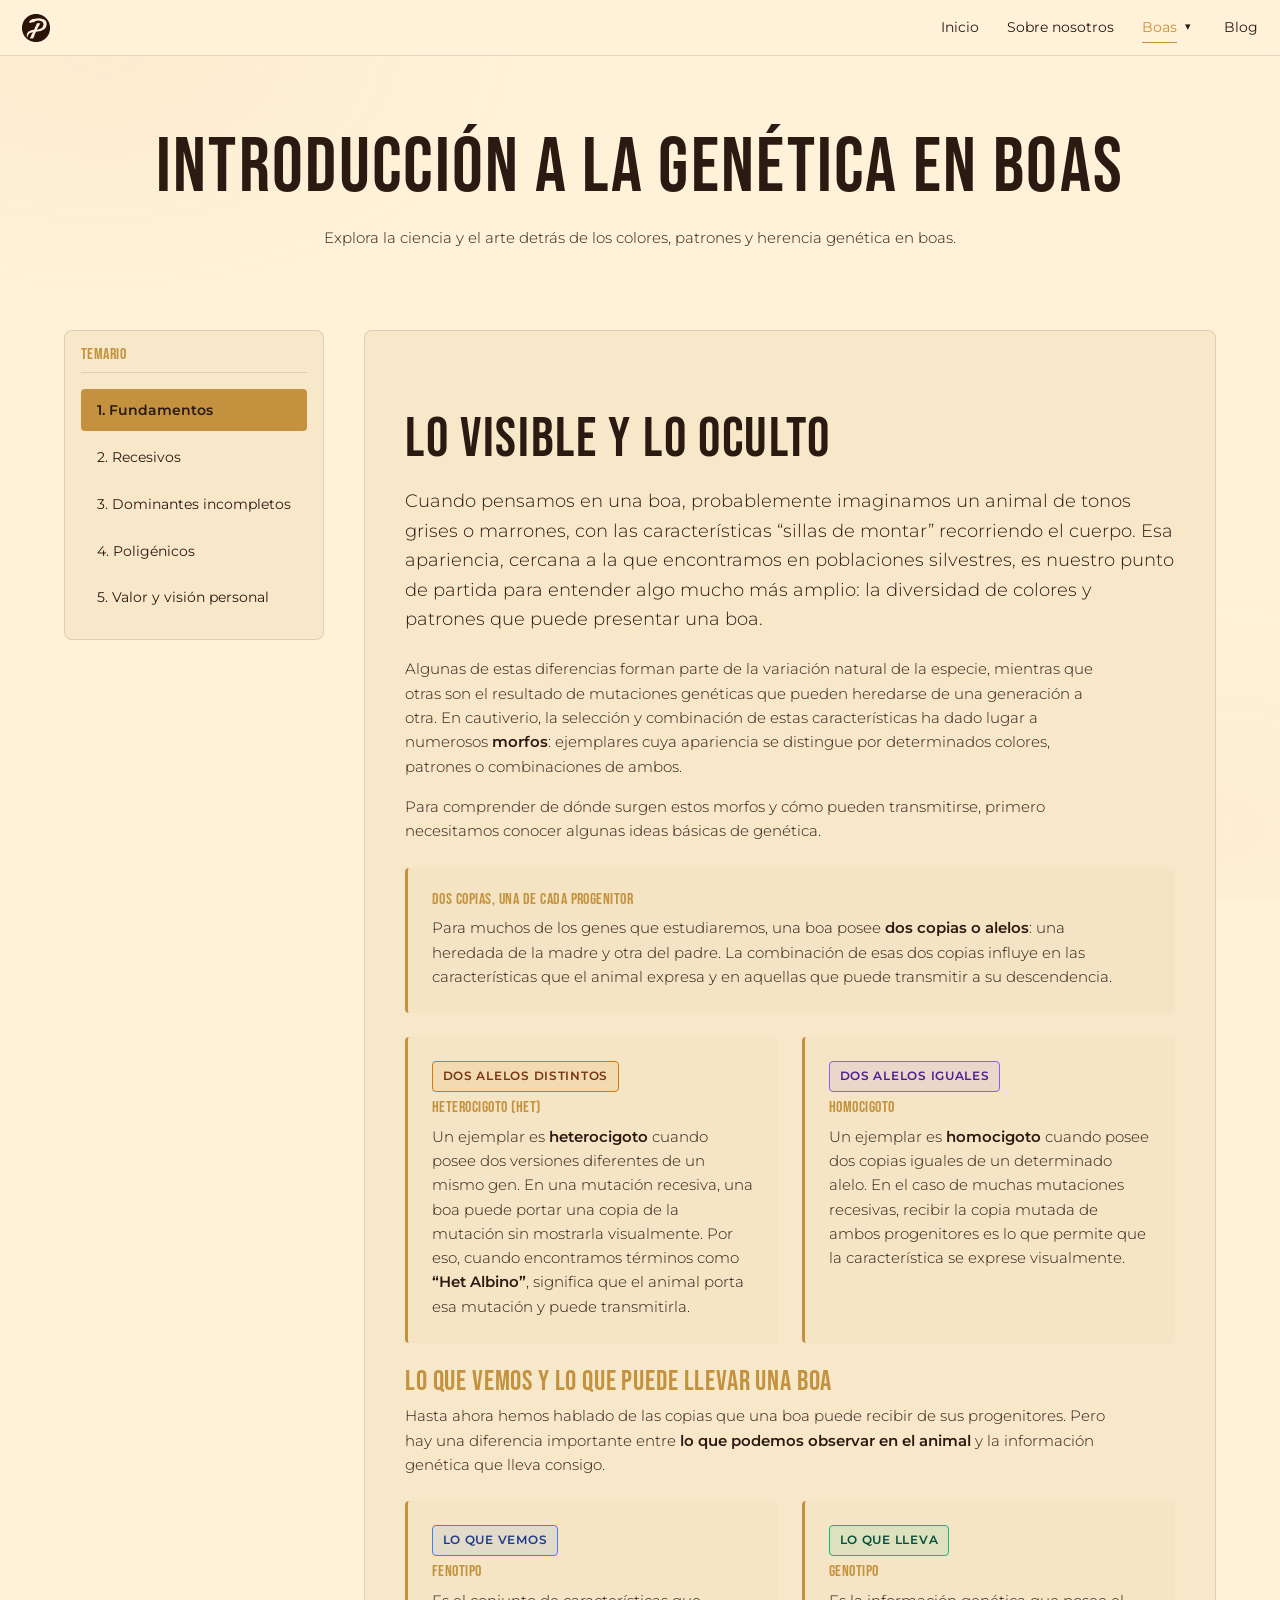
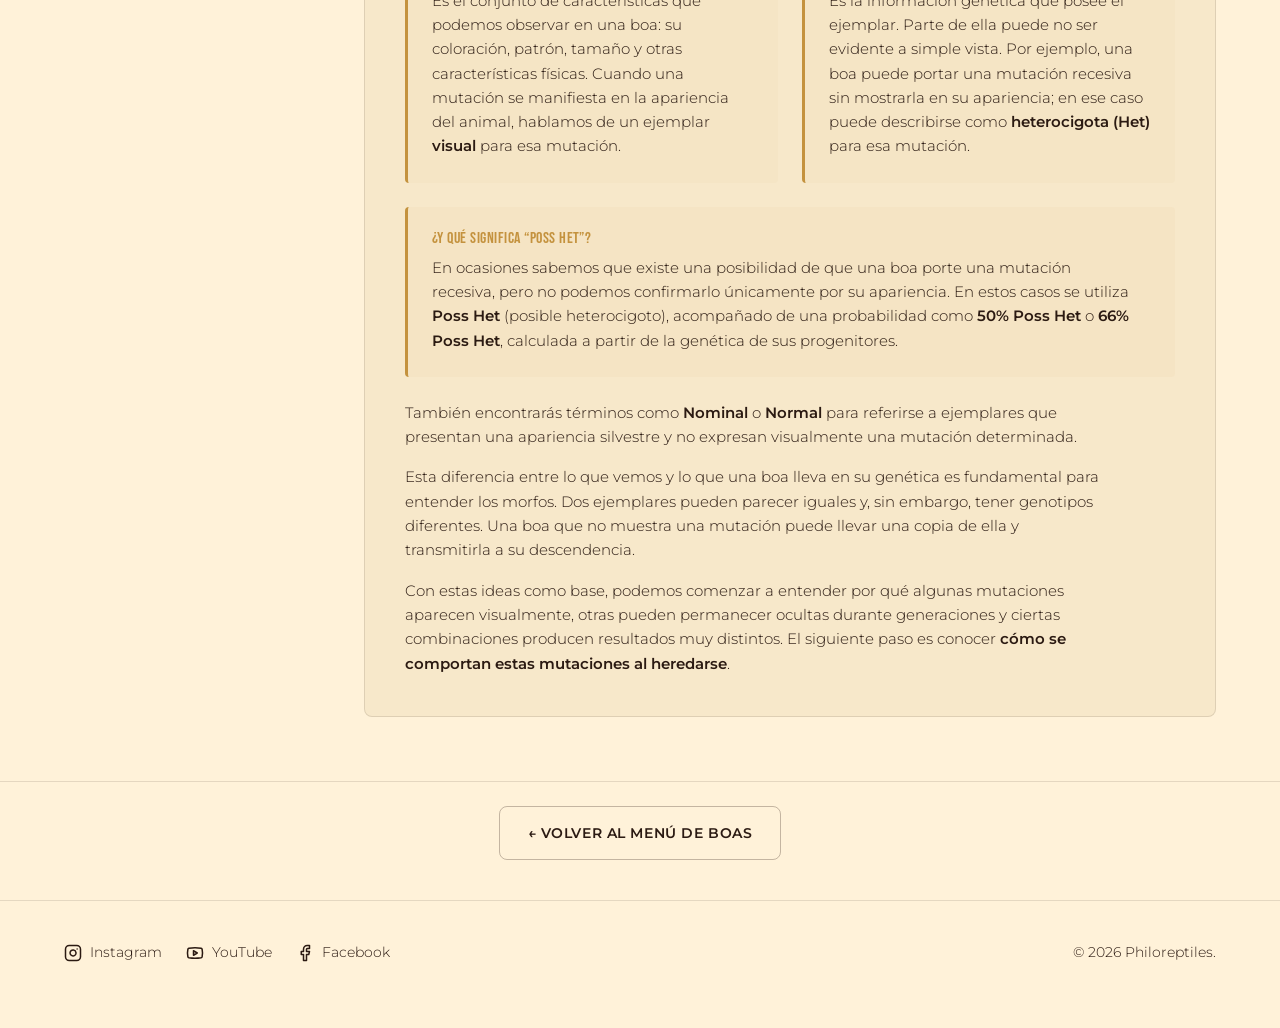
<file: boas/genetica.html>
<!DOCTYPE html>
<html lang="es">
<head>
<meta charset="UTF-8">
<meta name="viewport" content="width=device-width, initial-scale=1.0">
<title>Philoreptiles | Introducción a la genética en boas</title>
<meta name="description" content="Guía de genética en boas: herencia recesiva, dominantes incompletos, combinaciones de morfos y selección poligénica explicada paso a paso.">
<link rel="icon" type="image/png" href="../img/favicon.png">

<link rel="stylesheet" href="../css/design.css">
<link rel="stylesheet" href="../css/styles.css">

<style>
/* ==========================================================================
   Estilos específicos de boas/genetica.html
   ========================================================================== */

:root {
  --ok: #6a9e16;
  --warn: #f6b511;
  --danger: #c02727;
  --albinismo: #ed8936;
  --jungle: #8c3a9a;
}

/* === CONTENEDOR Y PANELES DE CONTENIDO === */
.genetics-content {
  padding: var(--space-sm);
  min-width: 0;
}

.genetics-content h2 {
  font-size: 1.3rem;
  color: var(--accent);
  margin-bottom: var(--space-xs);
}

.genetics-content h3 {
  font-size: 1.1rem;
  color: var(--accent);
  margin-top: var(--space-md);
  margin-bottom: var(--space-xs);
}

.genetics-content p {
  color: var(--text);
  margin-bottom: var(--space-sm);
  line-height: 1.6;
}

.genetics-content p:last-child {
  margin-bottom: 0;
}

/* === CAJAS DE INFORMACIÓN (TARJETAS EXPLICATIVAS) ===
   Editorial: borde-izquierdo grueso + tinte casi imperceptible, sin caja
   cerrada ni sombra (mismo lenguaje que .care-callout de cuidados.html). */
.info-card {
  background: rgba(196, 146, 62, 0.04);
  border: none;
  border-left: 3px solid var(--accent);
  border-radius: 4px;
  padding: var(--space-md);
  margin-block: var(--space-md);
  max-width: 100%;
}

.info-card h4 {
  font-family: var(--font-heading);
  text-transform: uppercase;
  letter-spacing: 0.03em;
  color: var(--accent);
  font-size: 1rem;
  margin-bottom: var(--space-xs);
}

.info-card p {
  font-size: 0.95rem;
  margin-bottom: 0;
}

/* === GRID DE CONCEPTOS ===
   Sin fondos de tarjeta: separación por borde-izquierdo sutil y un tinte
   casi imperceptible, en vez de cajas cerradas. */
.concept-grid {
  display: grid;
  grid-template-columns: 1fr;
  gap: var(--space-sm);
  margin-block: var(--space-md);
}

.concept-box {
  background: rgba(196, 146, 62, 0.03);
  border: none;
  border-left: 3px solid var(--accent);
  border-radius: 4px;
  padding: var(--space-sm);
}

.concept-box h4 {
  color: var(--accent);
  font-size: 1rem;
  margin-bottom: var(--space-xs);
}

.concept-box p {
  font-size: 0.95rem;
  margin-bottom: 0;
}

/* === BADGES ===
   Fondo sutil + borde de color puntual, texto siempre del sistema
   (var(--text)) en vez de texto coloreado. */
.badge {
  display: inline-block;
  padding: 0.25rem 0.6rem;
  border-radius: 4px;
  font-size: 0.75rem;
  font-weight: 600;
  margin-bottom: var(--space-xs);
  text-transform: uppercase;
  letter-spacing: 0.06em;
  color: var(--text);
}

.badge-het {
  background: rgba(196, 146, 62, 0.10);
  border: 1px solid var(--accent);
}

.badge-homo {
  background: rgba(163, 230, 53, 0.10);
  border: 1px solid var(--ok);
}

/* === BADGES PERSONALIZADAS PARA "LO QUE VEMOS" Y "LO QUE LLEVA" === */

/* Para "Lo que vemos" (Fenotipo) - Ejemplo: Azul */
.badge-fenotipo {
  background: rgba(59, 130, 246, 0.10); /* Fondo azul sutil */
  border: 1px solid #3b82f6;            /* Borde azul */
  color: #1e3a8a;                       /* Texto azul oscuro para leer bien */
}

/* Para "Lo que lleva" (Genotipo) - Ejemplo: Verde */
.badge-genotipo {
  background: rgba(16, 185, 129, 0.10); /* Fondo verde sutil */
  border: 1px solid #10b981;            /* Borde verde */
  color: #064e3b;                       /* Texto verde oscuro para leer bien */
}

/* === BADGES PARA CONCEPTOS DE ALELOS === */

/* Para "Dos alelos distintos" (Heterocigoto) - Ejemplo: Naranja/Ámbar */
.badge-alelos-distintos {
  background: rgba(217, 119, 6, 0.10); /* Fondo ámbar sutil */
  border: 1px solid #d97706;            /* Borde ámbar */
  color: #78350f;                       /* Texto marrón oscuro para leer bien */
}

/* Para "Dos alelos iguales" (Homocigoto) - Ejemplo: Púrpura */
.badge-alelos-iguales {
  background: rgba(139, 92, 246, 0.10); /* Fondo púrpura sutil */
  border: 1px solid #8b5cf6;            /* Borde púrpura */
  color: #4c1d95;                       /* Texto púrpura oscuro para leer bien */
}

/* === DIAGRAMA DE ESFERAS ===
   Sin caja cerrada: solo líneas superior e inferior, fondo casi
   imperceptible. Los SVG internos conservan sus colores propios. */
.genetics-diagram-box {
  background: rgba(196, 146, 62, 0.03);
  border: none;
  border-top: 1px solid var(--border-subtle);
  border-bottom: 1px solid var(--border-subtle);
  border-radius: 0;
  padding: var(--space-sm);
  margin-block: var(--space-md);
}

.diagram-title {
  color: var(--text);
  text-align: center;
  font-size: 1.1rem;
  margin-bottom: var(--space-xs);
}

.diagram-subtitle {
  text-align: center;
  color: var(--text-muted);
  font-size: 0.85rem;
  margin-bottom: var(--space-md);
}

.diagram-spheres {
  display: flex;
  justify-content: space-around;
  flex-wrap: wrap;
  gap: var(--space-sm);
  text-align: center;
}

.sphere-item {
  flex: 1;
  min-width: 150px;
  max-width: 220px;
  display: flex;
  flex-direction: column;
  align-items: center;
}

.sphere-svg {
  width: 120px;
  height: 120px;
  overflow: visible;
  display: block;
  margin: 0 auto;
}

.sphere-title {
  color: var(--text);
  margin-top: 0.75rem;
  display: block;
  font-weight: 600;
  font-size: 0.95rem;
}

.sphere-title.is-albino {
  color: var(--albinismo);
}

.sphere-title.is-jungle {
  color: #6a1b9a;
}

.sphere-desc {
  font-size: 0.85rem;
  color: var(--text-muted);
  margin-top: 0.25rem;
  line-height: 1.4;
}

/* === CUADROS DE PUNNETT ===
   Sin caja cerrada: borde superior grueso a modo de separador editorial
   y borde inferior sutil, con tipografía como protagonista. */
.punnett-container {
  background: transparent;
  border: none;
  border-top: 2px solid var(--accent);
  border-bottom: 1px solid var(--border-subtle);
  border-radius: 0;
  padding-block: var(--space-lg);
  padding-inline: var(--space-sm);
  margin-block: var(--space-xl);
}

.punnett-title {
  font-family: var(--font-heading);
  color: var(--text);
  font-weight: 400;
  letter-spacing: 0.02em;
  text-transform: uppercase;
  font-size: clamp(1.3rem, 3vw, 1.75rem);
  margin-bottom: 0.35rem;
  text-align: center;
}

.punnett-subtitle {
  text-align: center;
  font-family: var(--font-body);
  font-weight: 300;
  color: var(--text-muted);
  font-size: 0.9rem;
  margin-bottom: var(--space-md);
}

.punnett-table {
  display: grid;
  grid-template-columns: 80px 1fr 1fr;
  gap: 8px;
  max-width: 580px;
  margin: 0 auto;
}

.punnett-cell {
  padding: 0.75rem 0.5rem;
  text-align: center;
  border-radius: 6px;
  display: flex;
  flex-direction: column;
  justify-content: center;
  align-items: center;
}

.cell-corner {
  background: transparent;
  font-weight: 700;
  color: var(--text-muted);
  font-size: 0.85rem;
}

.cell-header {
  background: transparent;
  color: var(--accent);
  font-family: var(--font-body);
  font-weight: 600;
  text-transform: uppercase;
  letter-spacing: 0.04em;
  font-size: 0.85rem;
  border: none;
  border-bottom: 1px solid var(--accent);
  border-radius: 0;
  padding-bottom: 0.6rem;
}

.cell-header small {
  display: block;
  font-size: 0.7rem;
  font-weight: 400;
  text-transform: none;
  letter-spacing: normal;
  color: var(--text-muted);
  margin-top: 2px;
}

.cell-result {
  background: rgba(196, 146, 62, 0.04);
  border: 1px solid var(--border-subtle);
  border-radius: 4px;
  transition: transform var(--transition-base), border-color var(--transition-base);
}

.cell-result:hover {
  border-color: var(--accent);
  transform: translateY(-2px);
}

.cell-result.is-albino {
  border-color: rgba(237, 137, 54, 0.3);
  background: rgba(237, 137, 54, 0.08);
}

.cell-result.is-jungle {
  border-color: rgba(171, 71, 188, 0.3);
  background: rgba(171, 71, 188, 0.08);
}

.geno-tag {
  font-size: 1.2rem;
  font-weight: 700;
  color: var(--text);
  font-family: monospace;
  margin-bottom: 0.2rem;
}

.geno-tag.is-albino {
  color: var(--albinismo);
}

.geno-tag.is-jungle {
  color: #4a148c;
}

.pheno-tag {
  font-family: var(--font-body);
  font-weight: 300;
  font-size: 0.85rem;
  color: var(--text-muted);
  margin-bottom: 0.3rem;
}

.percent-tag {
  font-size: 0.75rem;
  background: rgba(196, 146, 62, 0.12);
  color: var(--accent);
  padding: 2px 8px;
  border-radius: 10px;
  font-weight: 700;
}

.percent-tag.is-albino {
  background: rgba(237, 137, 54, 0.16);
  color: var(--accent);
}

.percent-tag.is-jungle {
  background: rgba(171, 71, 188, 0.16);
  color: var(--accent);
}

.punnett-legend {
  margin-top: var(--space-md);
  padding-top: var(--space-sm);
  border-top: 1px solid var(--border-subtle);
  font-size: 0.9rem;
  color: var(--text);
}

.punnett-legend ul {
  margin: 0.5rem 0 0 1.2rem;
  padding: 0;
}

.punnett-legend li {
  margin-bottom: 0.35rem;
  line-height: 1.5;
}

.punnett-legend li:last-child {
  margin-bottom: 0;
}

/* === NOTA Y ATENCIÓN === */
.note-box {
  background: rgba(196, 146, 62, 0.04);
  border: 1px dashed var(--accent-dim);
  padding: var(--space-md);
  border-radius: 4px;
  margin-top: var(--space-md);
  font-size: 0.9rem;
  line-height: 1.5;
  color: var(--text);
}

/* === HERO EDITORIAL DE APARTADO (sin imagen a sangre) ===
   Sobrescribe por completo el .care-hero fotográfico compartido en
   styles.css: aquí el encabezado de cada panel es puramente
   tipográfico — eyebrow numerado, título grande y un párrafo de
   entrada (lead) —, igual que en boas/cuidados.html. */
.care-hero {
  position: static;
  overflow: visible;
  aspect-ratio: auto;
  max-height: none;
  background: transparent;
  margin: 0;
  border-radius: 0;
  padding-block: var(--space-md) var(--space-sm);
}

.care-hero-eyebrow {
  display: block;
  font-family: var(--font-body);
  font-weight: 600;
  text-transform: uppercase;
  letter-spacing: 0.12em;
  color: var(--accent);
  font-size: 0.75rem;
  margin-bottom: var(--space-xs);
}

.care-hero .care-hero-title {
  font-family: var(--font-heading);
  font-size: clamp(2rem, 5vw, 3.5rem);
  color: var(--text);
  text-shadow: none;
  line-height: 1.05;
  margin-bottom: var(--space-sm);
}

.care-hero-lead {
  font-family: var(--font-body);
  font-weight: 300;
  font-size: 1.05rem;
  color: var(--text-muted);
  max-width: 65ch;
  line-height: 1.6;
  margin: 0;
}

@media (min-width: 768px) {
  .care-hero {
    padding-block: var(--space-lg) var(--space-md);
  }

  .care-hero-lead {
    font-size: 1.15rem;
  }
}

/* === CLASES UTILITARIAS SEMÁNTICAS === */
.is-accent { color: var(--accent); }
.is-albino { color: var(--albinismo); }
.is-jungle { color: var(--jungle); }
.is-muted { color: var(--text-muted); }
.is-ok { color: var(--ok); font-weight: 600; }
.is-warn { color: var(--warn); font-weight: 600; }
.is-danger { color: var(--danger); font-weight: 600; }

/* === COMPENSACIÓN DE NAVBAR FIJA EN SCROLL === */
.genetics-nav,
.tab-panel,
.genetics-content {
  scroll-margin-top: 90px;
}

/* === BOTÓN FLOTANTE "VOLVER ARRIBA" === */
.back-to-top {
  position: fixed;
  right: 1.25rem;
  bottom: calc(1.25rem + env(safe-area-inset-bottom, 0px));
  z-index: 900;
  display: inline-flex;
  align-items: center;
  justify-content: center;
  gap: 0.4rem;
  padding: 0.6rem 0.9rem;
  background: var(--bg-elevated);
  border: 1px solid var(--border-subtle);
  border-radius: var(--radius-md);
  color: var(--text-muted);
  font-family: var(--font-body);
  font-weight: 600;
  font-size: 0.75rem;
  text-transform: uppercase;
  letter-spacing: 0.05em;
  box-shadow: var(--shadow-soft);
  cursor: pointer;

  /* Estado oculto */
  opacity: 0;
  transform: translateY(8px);
  pointer-events: none;
  transition:
    opacity var(--transition-base),
    transform var(--transition-base),
    background-color var(--transition-base),
    border-color var(--transition-base),
    color var(--transition-base);
}

.back-to-top.is-visible {
  opacity: 1;
  transform: translateY(0);
  pointer-events: auto;
}

.back-to-top:hover {
  border-color: var(--accent);
  color: var(--accent);
  transform: translateY(-2px);
}

.back-to-top:focus-visible {
  outline: 2px solid var(--accent);
  outline-offset: 2px;
}

.back-to-top svg {
  flex-shrink: 0;
}

/* Espacio extra al final para que el botón no tape los enlaces del footer. */
.main-footer {
  padding-bottom: calc(var(--space-lg) + 1.5rem);
}

/* === MEDIA QUERIES PARA ESCRITORIO / TABLET === */
@media (min-width: 768px) {
  .genetics-content {
    padding: var(--space-lg);
  }

  .genetics-content h2 {
    font-size: var(--fs-h2);
  }

  .genetics-content h3 {
    font-size: var(--fs-h3);
  }

  .info-card,
  .concept-box,
  .genetics-diagram-box,
  .note-box {
    padding: var(--space-md);
  }

  .punnett-container {
    padding-block: var(--space-xl);
  }

  .concept-grid {
    grid-template-columns: repeat(2, 1fr);
    gap: var(--space-md);
  }

  .punnett-table {
    grid-template-columns: 90px 1fr 1fr;
    gap: 10px;
  }

  .back-to-top {
    padding: 0.7rem 1rem;
  }
}

@media (max-width: 480px) {
  .back-to-top span {
    display: none;
  }

  .back-to-top {
    padding: 0.65rem;
    border-radius: 9999px;
  }
}

@media (prefers-reduced-motion: reduce) {
  .back-to-top {
    transition: none;
  }
}
</style>
</head>
<body>

<header class="main-header">
  <div class="header-content">
    <a href="../index.html" class="logo-link" aria-label="Philoreptiles">
      <img src="../img/logo.png" alt="Philoreptiles" class="logo-img" width="180" height="180">
    </a>
    <nav class="main-nav" id="main-nav">
      <ul>
        <li><a href="../index.html">Inicio</a></li>
        <li><a href="../sobre-nosotros.html">Sobre nosotros</a></li>
        <li class="dropdown">
          <a href="../boas.html" class="nav-link active">Boas</a>
          <button type="button" class="dropdown-toggle" aria-label="Abrir submenú de Boas" aria-expanded="false" aria-controls="dropdown-boas">
            <span class="arrow" aria-hidden="true">▾</span>
          </button>
          <ul class="dropdown-menu" id="dropdown-boas">
            <li><a href="../boas/taxonomia.html">Taxonomía</a></li>
            <li><a href="../boas/cuidados.html">Cuidados en cautiverio</a></li>
            <li><a href="../boas/genetica.html" class="active">Genética</a></li>
            <li><a href="../boas/morfos.html">Morfos</a></li>
            <li><a href="../boas/legalidad.html">Legalidad</a></li>
          </ul>
        </li>
        <li><a href="../blog.html">Blog</a></li>
      </ul>
    </nav>
    <button class="menu-toggle" aria-label="Abrir menú" aria-expanded="false">☰</button>
  </div>
</header>

<main>

  <!-- 1. ENCABEZADO DE LA PÁGINA -->
  <section class="page-title">
    <div class="container">
      <h1>Introducción a la genética en boas</h1>
      <p>Explora la ciencia y el arte detrás de los colores, patrones y herencia genética en boas.</p>
    </div>
  </section>

  <!-- 2. INTERFAZ DE NAVEGACIÓN Y CONTENIDO -->
  <section class="container taxonomy-layout">

    <!-- Menú lateral -->
    <aside class="genetics-nav species-nav" role="tablist" aria-label="Temas de genética">
      <h3>Temario</h3>
      <button class="genetics-btn species-btn active-tab" role="tab" id="tab-fundamentos" aria-controls="fundamentos" aria-selected="true">1. Fundamentos</button>
      <button class="genetics-btn species-btn" role="tab" id="tab-recesivos" aria-controls="recesivos" aria-selected="false">2. Recesivos</button>
      <button class="genetics-btn species-btn" role="tab" id="tab-incompletos" aria-controls="incompletos" aria-selected="false">3. Dominantes incompletos</button>
      <button class="genetics-btn species-btn" role="tab" id="tab-poligenicos" aria-controls="poligenicos" aria-selected="false">4. Poligénicos</button>
      <button class="genetics-btn species-btn" role="tab" id="tab-filosofia" aria-controls="filosofia" aria-selected="false">5. Valor y visión personal</button>
    </aside>

    <!-- Área de contenido dinámico -->
    <section class="genetics-content species-content">

      <!-- PANEL 1: FUNDAMENTOS BÁSICOS -->
      <div id="fundamentos" class="tab-panel active-panel" role="tabpanel" aria-labelledby="tab-fundamentos" aria-hidden="false">

        <div class="care-hero">
          <h2 class="care-hero-title">Lo visible y lo oculto</h2>
          <p class="care-hero-lead">Cuando pensamos en una boa, probablemente imaginamos un animal de tonos grises o marrones, con las características “sillas de montar” recorriendo el cuerpo. Esa apariencia, cercana a la que encontramos en poblaciones silvestres, es nuestro punto de partida para entender algo mucho más amplio: la diversidad de colores y patrones que puede presentar una boa.</p>
        </div>

        <p>Algunas de estas diferencias forman parte de la variación natural de la especie, mientras que otras son el resultado de mutaciones genéticas que pueden heredarse de una generación a otra. En cautiverio, la selección y combinación de estas características ha dado lugar a numerosos <strong>morfos</strong>: ejemplares cuya apariencia se distingue por determinados colores, patrones o combinaciones de ambos.</p>

        <p>Para comprender de dónde surgen estos morfos y cómo pueden transmitirse, primero necesitamos conocer algunas ideas básicas de genética.</p>

        <div class="info-card">
          <h4>Dos copias, una de cada progenitor</h4>
          <p>Para muchos de los genes que estudiaremos, una boa posee <strong>dos copias o alelos</strong>: una heredada de la madre y otra del padre. La combinación de esas dos copias influye en las características que el animal expresa y en aquellas que puede transmitir a su descendencia.</p>
        </div>

        <div class="concept-grid">
          <div class="concept-box">
            <span class="badge badge-alelos-distintos">Dos alelos distintos</span>
            <h4>Heterocigoto (Het)</h4>
            <p>Un ejemplar es <strong>heterocigoto</strong> cuando posee dos versiones diferentes de un mismo gen. En una mutación recesiva, una boa puede portar una copia de la mutación sin mostrarla visualmente. Por eso, cuando encontramos términos como <strong>“Het Albino”</strong>, significa que el animal porta esa mutación y puede transmitirla.</p>
          </div>

          <div class="concept-box">
            <span class="badge badge-alelos-iguales">Dos alelos iguales</span>
            <h4>Homocigoto</h4>
            <p>Un ejemplar es <strong>homocigoto</strong> cuando posee dos copias iguales de un determinado alelo. En el caso de muchas mutaciones recesivas, recibir la copia mutada de ambos progenitores es lo que permite que la característica se exprese visualmente.</p>
          </div>
        </div>

        <h3>Lo que vemos y lo que puede llevar una boa</h3>
        <p>Hasta ahora hemos hablado de las copias que una boa puede recibir de sus progenitores. Pero hay una diferencia importante entre <strong>lo que podemos observar en el animal</strong> y la información genética que lleva consigo.</p>

        <div class="concept-grid">
          <div class="concept-box">
            <span class="badge badge-fenotipo">Lo que vemos</span>
            <h4>Fenotipo</h4>
            <p>Es el conjunto de características que podemos observar en una boa: su coloración, patrón, tamaño y otras características físicas. Cuando una mutación se manifiesta en la apariencia del animal, hablamos de un ejemplar <strong>visual</strong> para esa mutación.</p>
          </div>

          <div class="concept-box">
            <span class="badge badge-genotipo">Lo que lleva</span>
            <h4>Genotipo</h4>
            <p>Es la información genética que posee el ejemplar. Parte de ella puede no ser evidente a simple vista. Por ejemplo, una boa puede portar una mutación recesiva sin mostrarla en su apariencia; en ese caso puede describirse como <strong>heterocigota (Het)</strong> para esa mutación.</p>
          </div>
        </div>

        <div class="info-card">
          <h4>¿Y qué significa “Poss Het”?</h4>
          <p>En ocasiones sabemos que existe una posibilidad de que una boa porte una mutación recesiva, pero no podemos confirmarlo únicamente por su apariencia. En estos casos se utiliza <strong>Poss Het</strong> (posible heterocigoto), acompañado de una probabilidad como <strong>50% Poss Het</strong> o <strong>66% Poss Het</strong>, calculada a partir de la genética de sus progenitores.</p>
        </div>

        <p>También encontrarás términos como <strong>Nominal</strong> o <strong>Normal</strong> para referirse a ejemplares que presentan una apariencia silvestre y no expresan visualmente una mutación determinada.</p>

        <p>Esta diferencia entre lo que vemos y lo que una boa lleva en su genética es fundamental para entender los morfos. Dos ejemplares pueden parecer iguales y, sin embargo, tener genotipos diferentes. Una boa que no muestra una mutación puede llevar una copia de ella y transmitirla a su descendencia.</p>

        <p>Con estas ideas como base, podemos comenzar a entender por qué algunas mutaciones aparecen visualmente, otras pueden permanecer ocultas durante generaciones y ciertas combinaciones producen resultados muy distintos. El siguiente paso es conocer <strong>cómo se comportan estas mutaciones al heredarse</strong>.</p>
      </div>

      <!-- PANEL 2: GENES RECESIVOS -->
      <div id="recesivos" class="tab-panel" role="tabpanel" aria-labelledby="tab-recesivos" aria-hidden="true">

        <div class="care-hero">
          <h2 class="care-hero-title">Herencia recesiva</h2>
          <p class="care-hero-lead">Mutaciones discretas que requieren dos copias para hacerse visibles.</p>
        </div>

        <p>Los <strong>genes recesivos</strong> necesitan obligatoriamente <strong>dos copias</strong> (una de cada progenitor) 
          para manifestarse en la piel del ejemplar. Si la boa solo posee una copia, será un portador (heterocigoto / het) de aspecto silvestre o 
          normal sin cambios aparentes.</p>

        <p><em>Ejemplos clásicos de genes recesivos:</em> Albino (Kahl, Sharp, VPI), Anery y Blood.</p>

        <div class="genetics-diagram-box">
          <h3 class="diagram-title">Fenotipo vs. Genotipo</h3>
          <p class="diagram-subtitle">La esfera exterior representa la apariencia visible del ejemplar. 
            Las esferas interiores representan las dos copias del gen que posee.</p>

          <div class="diagram-spheres">
            <div class="sphere-item">
              <svg class="sphere-svg" viewBox="0 0 120 120" aria-hidden="true">
                <circle cx="60" cy="60" r="50" fill="#2d3748" stroke="#718096" stroke-width="4"/>
                <circle cx="44" cy="60" r="14" fill="#718096" stroke="#cbd5e0" stroke-width="2"/>
                <circle cx="76" cy="60" r="14" fill="#718096" stroke="#cbd5e0" stroke-width="2"/>
              </svg>
              <strong class="sphere-title">Nominal (NN)</strong>
              <span class="sphere-desc">Esfera exterior gris.<br>Sin genes recesivos.</span>
            </div>

            <div class="sphere-item">
              <svg class="sphere-svg" viewBox="0 0 120 120" aria-hidden="true">
                <circle cx="60" cy="60" r="50" fill="#2d3748" stroke="#718096" stroke-width="4"/>
                <circle cx="44" cy="60" r="14" fill="#718096" stroke="#cbd5e0" stroke-width="2"/>
                <circle cx="76" cy="60" r="14" fill="#ed8936" stroke="#feebc8" stroke-width="2"/>
              </svg>
              <strong class="sphere-title">Het Albino (Na)</strong>
              <span class="sphere-desc">Esfera exterior gris.<br>1 copia recesiva oculta.</span>
            </div>

            <div class="sphere-item">
              <svg class="sphere-svg" viewBox="0 0 120 120" aria-hidden="true">
                <circle cx="60" cy="60" r="50" fill="#7b341e" stroke="#ed8936" stroke-width="4"/>
                <circle cx="44" cy="60" r="14" fill="#ed8936" stroke="#feebc8" stroke-width="2"/>
                <circle cx="76" cy="60" r="14" fill="#ed8936" stroke="#feebc8" stroke-width="2"/>
              </svg>
              <strong class="sphere-title is-albino">Albino visual (aa)</strong>
              <span class="sphere-desc">Esfera exterior naranja.<br>2 copias recesivas visibles.</span>
            </div>
          </div>
        </div>

        <!-- CUADROS DE PUNNETT (GENES RECESIVOS) -->

        <!-- CUADRO 1: NOMINAL x HET ALBINO -->
        <div class="punnett-container">
          <div class="punnett-title">1. Cruce: Nominal (NN) × Het Albino (Na)</div>
          <div class="punnett-subtitle">Nomenclatura: <strong>N</strong> = Gen nominal | <strong>a</strong> = Gen albino (recesivo)</div>

          <div class="punnett-table">
            <div class="punnett-cell cell-corner">♂ \ ♀</div>
            <div class="punnett-cell cell-header">N <small>(Nominal)</small></div>
            <div class="punnett-cell cell-header">a <small>(Albino)</small></div>

            <div class="punnett-cell cell-header">N <small>(Nominal)</small></div>
            <div class="punnett-cell cell-result">
              <span class="geno-tag">NN</span>
              <span class="pheno-tag">Nominal</span>
              <span class="percent-tag">25%</span>
            </div>
            <div class="punnett-cell cell-result">
              <span class="geno-tag">Na</span>
              <span class="pheno-tag">Het Albino</span>
              <span class="percent-tag">25%</span>
            </div>

            <div class="punnett-cell cell-header">N <small>(Nominal)</small></div>
            <div class="punnett-cell cell-result">
              <span class="geno-tag">NN</span>
              <span class="pheno-tag">Nominal</span>
              <span class="percent-tag">25%</span>
            </div>
            <div class="punnett-cell cell-result">
              <span class="geno-tag">Na</span>
              <span class="pheno-tag">Het Albino</span>
              <span class="percent-tag">25%</span>
            </div>
          </div>

          <div class="punnett-legend">
            <strong>Desglose de la camada (probabilidades por cría):</strong>
            <ul>
              <li><strong>50% Nominal (NN):</strong> Ejemplares nominales.</li>
              <li><strong>50% Het Albino (Na):</strong> Ejemplares con aspecto nominal pero portadores de 1 copia del gen albino.</li>
              <li><em>Nota: Visualmente toda la camada luce normal; cada cría es <strong>50% Het Albino</strong> pues no podemos determinar qué crías heredaron el gen albino.</em></li>
            </ul>
          </div>
        </div>

        <!-- CUADRO 2: HET ALBINO x HET ALBINO -->
        <div class="punnett-container">
          <div class="punnett-title">2. Cruce: Het Albino (Na) × Het Albino (Na)</div>
          <div class="punnett-subtitle">Nomenclatura: <strong>N</strong> = Gen nominal | <strong>a</strong> = Gen albino (recesivo)</div>

          <div class="punnett-table">
            <div class="punnett-cell cell-corner">♂ \ ♀</div>
            <div class="punnett-cell cell-header">N <small>(Nominal)</small></div>
            <div class="punnett-cell cell-header">a <small>(Albino)</small></div>

            <div class="punnett-cell cell-header">N <small>(Nominal)</small></div>
            <div class="punnett-cell cell-result">
              <span class="geno-tag">NN</span>
              <span class="pheno-tag">Nominal</span>
              <span class="percent-tag">25%</span>
            </div>
            <div class="punnett-cell cell-result">
              <span class="geno-tag">Na</span>
              <span class="pheno-tag">Het Albino</span>
              <span class="percent-tag">25%</span>
            </div>

            <div class="punnett-cell cell-header">a <small>(Albino)</small></div>
            <div class="punnett-cell cell-result">
              <span class="geno-tag">Na</span>
              <span class="pheno-tag">Het Albino</span>
              <span class="percent-tag">25%</span>
            </div>
            <div class="punnett-cell cell-result is-albino">
              <span class="geno-tag is-albino">aa</span>
              <span class="pheno-tag"><strong>ALBINO VISUAL</strong></span>
              <span class="percent-tag is-albino">25%</span>
            </div>
          </div>

          <div class="punnett-legend">
            <strong>Desglose de la camada (probabilidades por cría):</strong>
            <ul>
              <li><strong class="is-albino">25% Albino visual (aa):</strong> Ejemplares homocigotos que expresan físicamente la mutación.</li>
              <li><strong>50% Het Albino (Na):</strong> Ejemplares con aspecto nominal pero portadores de 1 copia del gen albino.</li>
              <li><strong>25% Nominal (NN):</strong> Ejemplares nominales.</li>
              <li><em>Nota: De las crías de aspecto nominal (75% del total), estadísticamente 2 de cada 3 son portadoras. Por ello, en el hobby a los ejemplares no visuales de este cruce se les etiqueta como <strong>66% Poss Het Albino</strong>.</em></li>
            </ul>
          </div>
        </div>

        <!-- CUADRO 3: NOMINAL x ALBINO VISUAL -->
        <div class="punnett-container">
          <div class="punnett-title">3. Cruce: Nominal (NN) × Albino visual (aa)</div>
          <div class="punnett-subtitle">Nomenclatura: <strong>N</strong> = Gen nominal | <strong>a</strong> = Gen albino (recesivo)</div>

          <div class="punnett-table">
            <div class="punnett-cell cell-corner">♂ \ ♀</div>
            <div class="punnett-cell cell-header">a <small>(Albino)</small></div>
            <div class="punnett-cell cell-header">a <small>(Albino)</small></div>

            <div class="punnett-cell cell-header">N <small>(Normal)</small></div>
            <div class="punnett-cell cell-result">
              <span class="geno-tag">Na</span>
              <span class="pheno-tag">Het Albino</span>
              <span class="percent-tag">100% Total</span>
            </div>
            <div class="punnett-cell cell-result">
              <span class="geno-tag">Na</span>
              <span class="pheno-tag">Het Albino</span>
              <span class="percent-tag">100% Total</span>
            </div>

            <div class="punnett-cell cell-header">N <small>(Normal)</small></div>
            <div class="punnett-cell cell-result">
              <span class="geno-tag">Na</span>
              <span class="pheno-tag">Het Albino</span>
              <span class="percent-tag">100% Total</span>
            </div>
            <div class="punnett-cell cell-result">
              <span class="geno-tag">Na</span>
              <span class="pheno-tag">Het Albino</span>
              <span class="percent-tag">100% Total</span>
            </div>
          </div>

          <div class="punnett-legend">
            <strong>Desglose de la Camada (Probabilidades por Cría):</strong>
            <ul>
              <li><strong>100% Het Albino (Na):</strong> El progenitor albino (aa) aporta obligatoriamente un gen mutado a toda su descendencia. El progenitor nominal (NN) aporta un gen normal.</li>
              <li><em>Nota: Todas las crías lucirán como nominales, pero se garantiza genéticamente que el 100% son portadoras (<strong>Het Albino</strong>), sin necesidad de probarlas en reproducciones futuras.</em></li>
            </ul>
          </div>
        </div>

        <!-- CUADRO 4: HET ALBINO x ALBINO VISUAL -->
        <div class="punnett-container">
          <div class="punnett-title">4. Cruce: Het Albino (Na) × Albino visual (aa)</div>
          <div class="punnett-subtitle">Nomenclatura: <strong>N</strong> = Gen nominal | <strong>a</strong> = Gen albino (recesivo)</div>

          <div class="punnett-table">
            <div class="punnett-cell cell-corner">♂ \ ♀</div>
            <div class="punnett-cell cell-header">a <small>(Albino)</small></div>
            <div class="punnett-cell cell-header">a <small>(Albino)</small></div>

            <div class="punnett-cell cell-header">N <small>(Normal)</small></div>
            <div class="punnett-cell cell-result">
              <span class="geno-tag">Na</span>
              <span class="pheno-tag">Het Albino</span>
              <span class="percent-tag">25%</span>
            </div>
            <div class="punnett-cell cell-result">
              <span class="geno-tag">Na</span>
              <span class="pheno-tag">Het Albino</span>
              <span class="percent-tag">25%</span>
            </div>

            <div class="punnett-cell cell-header">a <small>(Albino)</small></div>
            <div class="punnett-cell cell-result is-albino">
              <span class="geno-tag is-albino">aa</span>
              <span class="pheno-tag"><strong>ALBINO VISUAL</strong></span>
              <span class="percent-tag is-albino">25%</span>
            </div>
            <div class="punnett-cell cell-result is-albino">
              <span class="geno-tag is-albino">aa</span>
              <span class="pheno-tag"><strong>ALBINO VISUAL</strong></span>
              <span class="percent-tag is-albino">25%</span>
            </div>
          </div>

          <div class="punnett-legend">
            <strong>Desglose de la camada (probabilidades por cría):</strong>
            <ul>
              <li><strong class="is-albino">50% Albino visual (aa):</strong> Ejemplares homocigotos que expresan físicamente la mutación.</li>
              <li><strong>50% Het Albino (Na):</strong> Ejemplares con aspecto nominal pero portadores de 1 copia del gen albino.</li>
              <li><em>Nota: Este cruce asegura que todas las crías de aspecto nominal sean <strong>Het Albino</strong>, eliminando la incertidumbre de los "poss hets".</em></li>
            </ul>
          </div>
        </div>

        <!-- CUADRO 5: ALBINO VISUAL x ALBINO VISUAL -->
        <div class="punnett-container">
          <div class="punnett-title">5. Cruce: Albino visual (aa) × Albino visual (aa)</div>
          <div class="punnett-subtitle">Nomenclatura: <strong>N</strong> = Gen nominal | <strong>a</strong> = Gen albino (Recesivo)</div>

          <div class="punnett-table">
            <div class="punnett-cell cell-corner">♂ \ ♀</div>
            <div class="punnett-cell cell-header">a <small>(Albino)</small></div>
            <div class="punnett-cell cell-header">a <small>(Albino)</small></div>

            <div class="punnett-cell cell-header">a <small>(Albino)</small></div>
            <div class="punnett-cell cell-result is-albino">
              <span class="geno-tag is-albino">aa</span>
              <span class="pheno-tag"><strong>ALBINO VISUAL</strong></span>
              <span class="percent-tag is-albino">100% Total</span>
            </div>
            <div class="punnett-cell cell-result is-albino">
              <span class="geno-tag is-albino">aa</span>
              <span class="pheno-tag"><strong>ALBINO VISUAL</strong></span>
              <span class="percent-tag is-albino">100% Total</span>
            </div>

            <div class="punnett-cell cell-header">a <small>(Albino)</small></div>
            <div class="punnett-cell cell-result is-albino">
              <span class="geno-tag is-albino">aa</span>
              <span class="pheno-tag"><strong>ALBINO VISUAL</strong></span>
              <span class="percent-tag is-albino">100% Total</span>
            </div>
            <div class="punnett-cell cell-result is-albino">
              <span class="geno-tag is-albino">aa</span>
              <span class="pheno-tag"><strong>ALBINO VISUAL</strong></span>
              <span class="percent-tag is-albino">100% Total</span>
            </div>
          </div>

          <div class="punnett-legend">
            <strong>Desglose de la camada (probabilidades por cría):</strong>
            <ul>
              <li><strong class="is-albino">100% Albino visual (aa):</strong> Al no existir copias de genes nominales (N) en ninguno de los dos padres, todas las crías serán albinas.</li>
              <li><em>Nota: Es el cruce definitivo para producir exclusivamente ejemplares visuales.</em></li>
            </ul>
          </div>
        </div>
      </div>

      <!-- PANEL 3: DOMINANCIA INCOMPLETA ----------------------------------------------------------------------------------------------------------------------------->
      <div id="incompletos" class="tab-panel" role="tabpanel" aria-labelledby="tab-incompletos" aria-hidden="true">

        <div class="care-hero">
          <h2 class="care-hero-title">Dominantes incompletos</h2>
          <p class="care-hero-lead">Genes donde una copia altera el fenotipo y dos copias generan una Superforma.</p>
        </div>

        <p>En este tipo de genes, una sola copia es suficiente para que el morfo sea visible. Cuando el ejemplar hereda las dos copias, 
          el efecto no se repite simplemente: se intensifica o cambia, dando lugar a lo que comúnmente se conoce como <strong>Superforma</strong>.</p>

        <p><em>Ejemplos conocidos:</em> Líneas como Jungle, Motley o Fire, donde las versiones “Super” muestran diferencias respecto a la forma simple.</p>

        <div class="genetics-diagram-box">
          <h3 class="diagram-title">Nominal vs. Jungle vs. Super Jungle</h3>
          <p class="diagram-subtitle">A diferencia de los genes recesivos, una sola copia (Nj) altera el aspecto exterior del ejemplar. 
            Dos copias (jj) producen la superforma.</p>

          <div class="diagram-spheres">
            <div class="sphere-item">
              <svg class="sphere-svg" viewBox="0 0 120 120" aria-hidden="true">
                <circle cx="60" cy="60" r="50" fill="#2d3748" stroke="#718096" stroke-width="4"/>
                <circle cx="44" cy="60" r="14" fill="#718096" stroke="#cbd5e0" stroke-width="2"/>
                <circle cx="76" cy="60" r="14" fill="#718096" stroke="#cbd5e0" stroke-width="2"/>
              </svg>
              <strong class="sphere-title">Nominal (NN)</strong>
              <span class="sphere-desc">Esfera exterior gris.<br>Sin genes Jungle.</span>
            </div>

            <div class="sphere-item">
              <svg class="sphere-svg" viewBox="0 0 120 120" aria-hidden="true">
                <circle cx="60" cy="60" r="50" fill="#4a1b5c" stroke="#ab47bc" stroke-width="4"/>
                <circle cx="44" cy="60" r="14" fill="#718096" stroke="#cbd5e0" stroke-width="2"/>
                <circle cx="76" cy="60" r="14" fill="#ab47bc" stroke="#e1bee7" stroke-width="2"/>
              </svg>
              <strong class="sphere-title is-jungle">Jungle (Nj)</strong>
              <span class="sphere-desc">Esfera exterior púrpura.<br>1 copia visible.</span>
            </div>

            <div class="sphere-item">
              <svg class="sphere-svg" viewBox="0 0 120 120" aria-hidden="true">
                <circle cx="60" cy="60" r="50" fill="#6b1d70" stroke="#e1bee7" stroke-width="4"/>
                <circle cx="44" cy="60" r="14" fill="#ab47bc" stroke="#e1bee7" stroke-width="2"/>
                <circle cx="76" cy="60" r="14" fill="#ab47bc" stroke="#e1bee7" stroke-width="2"/>
              </svg>
              <strong class="sphere-title is-jungle">Super Jungle (jj)</strong>
              <span class="sphere-desc">Esfera magenta brillante.<br>2 copias (Superforma).</span>
            </div>
          </div>
        </div>

        <div class="note-box">
          <strong>*Aclaración técnica sobre la terminología:</strong><br>
          En el mundo del hobby es común que a los genes dominantes incompletos se les llame “codominantes”. 
          Aunque el término se ha popularizado, no es del todo preciso desde un punto de vista biológico. 
          En la práctica, ambos se usan de forma intercambiable para describir genes cuya expresión cambia cuando están presentes en una o dos copias.<br><br>
          Asimismo, aunque en mutaciones como <strong>Jungle</strong> la forma "Super" produce un cambio evidente y radical, esto no siempre ocurre de manera clara. 
          En el caso de líneas como <strong>Hypo</strong>, la diferencia entre una y dos copias puede ser sutil, progresiva o difícil de distinguir, 
          dependiendo del ejemplar y su linaje.
        </div>

        <!-- CUADROS DE PUNNETT (DOMINANCIA INCOMPLETA / JUNGLE) -->

        <!-- CUADRO 1: NOMINAL x JUNGLE VISUAL -->
        <div class="punnett-container">
          <div class="punnett-title">1. Cruce: Nominal (NN) × Jungle(Nj)</div>
          <div class="punnett-subtitle">Nomenclatura: <strong>N</strong> = Gen nominal | <strong>j</strong> = Gen Jungle (Dominante incompleto)</div>

          <div class="punnett-table">
            <div class="punnett-cell cell-corner">♂ \ ♀</div>
            <div class="punnett-cell cell-header">N <small>(Nominal)</small></div>
            <div class="punnett-cell cell-header">j <small>(Jungle)</small></div>

            <div class="punnett-cell cell-header">N <small>(Nominal)</small></div>
            <div class="punnett-cell cell-result">
              <span class="geno-tag">NN</span>
              <span class="pheno-tag">Nominal</span>
              <span class="percent-tag">25%</span>
            </div>
            <div class="punnett-cell cell-result">
              <span class="geno-tag">Nj</span>
              <span class="pheno-tag">Jungle</span>
              <span class="percent-tag">25%</span>
            </div>

            <div class="punnett-cell cell-header">N <small>(Nominal)</small></div>
            <div class="punnett-cell cell-result">
              <span class="geno-tag">NN</span>
              <span class="pheno-tag">Nominal</span>
              <span class="percent-tag">25%</span>
            </div>
            <div class="punnett-cell cell-result">
              <span class="geno-tag">Nj</span>
              <span class="pheno-tag">Jungle</span>
              <span class="percent-tag">25%</span>
            </div>
          </div>

          <div class="punnett-legend">
            <strong>Desglose de la camada (probabilidades por cría):</strong>
            <ul>
              <li><strong>50% Jungle (Nj):</strong> Ejemplares heterocigotos que heredan 1 copia del gen y expresan visiblemente la alteración de patrón.</li>
              <li><strong>50% Nominal (NN):</strong> Ejemplares nominales.</li>
              <li><em>Nota: En los genes dominantes incompletos no existen los portadores (hets); si la boa porta el gen, lo expresa visualmente.</em></li>
            </ul>
          </div>
        </div>

        <!-- CUADRO 2: JUNGLE VISUAL x JUNGLE VISUAL -->
        <div class="punnett-container">
          <div class="punnett-title">2. Cruce: Jungle(Nj) × Jungle(Nj)</div>
          <div class="punnett-subtitle">Nomenclatura: <strong>N</strong> = Gen nominal | <strong>j</strong> = Gen Jungle (Dominante incompleto)</div>

          <div class="punnett-table">
            <div class="punnett-cell cell-corner">♂ \ ♀</div>
            <div class="punnett-cell cell-header">N <small>(Nominal)</small></div>
            <div class="punnett-cell cell-header">j <small>(Jungle)</small></div>

            <div class="punnett-cell cell-header">N <small>(Nominal)</small></div>
            <div class="punnett-cell cell-result">
              <span class="geno-tag">NN</span>
              <span class="pheno-tag">Nominal</span>
              <span class="percent-tag">25%</span>
            </div>
            <div class="punnett-cell cell-result">
              <span class="geno-tag">Nj</span>
              <span class="pheno-tag">Jungle</span>
              <span class="percent-tag">25%</span>
            </div>

            <div class="punnett-cell cell-header">j <small>(Jungle)</small></div>
            <div class="punnett-cell cell-result">
              <span class="geno-tag">Nj</span>
              <span class="pheno-tag">Jungle</span>
              <span class="percent-tag">25%</span>
            </div>
            <div class="punnett-cell cell-result is-jungle">
              <span class="geno-tag is-jungle">jj</span>
              <span class="pheno-tag"><strong>SUPER JUNGLE</strong></span>
              <span class="percent-tag is-jungle">25%</span>
            </div>
          </div>

          <div class="punnett-legend">
            <strong>Desglose de la camada (probabilidades por cría):</strong>
            <ul>
              <li><strong class="is-jungle">25% Super Jungle (jj):</strong> Forma homocigota que reúne 2 copias del gen (Superforma).</li>
              <li><strong>50% Jungle (Nj):</strong> Ejemplares heterocigotos con 1 copia del gen.</li>
              <li><strong>25% Nominal (NN):</strong> Ejemplares nominales.</li>
            </ul>
          </div>
        </div>

        <!-- CUADRO 3: NOMINAL x SUPER JUNGLE -->
        <div class="punnett-container">
          <div class="punnett-title">3. Cruce: Nominal (NN) × Super Jungle (jj)</div>
          <div class="punnett-subtitle">Nomenclatura: <strong>N</strong> = Gen nominal | <strong>j</strong> = Gen Jungle (Dominante incompleto)</div>

          <div class="punnett-table">
            <div class="punnett-cell cell-corner">♂ \ ♀</div>
            <div class="punnett-cell cell-header">j <small>(Jungle)</small></div>
            <div class="punnett-cell cell-header">j <small>(Jungle)</small></div>

            <div class="punnett-cell cell-header">N <small>(Nominal)</small></div>
            <div class="punnett-cell cell-result">
              <span class="geno-tag">Nj</span>
              <span class="pheno-tag">Jungle</span>
              <span class="percent-tag">100% Total</span>
            </div>
            <div class="punnett-cell cell-result">
              <span class="geno-tag">Nj</span>
              <span class="pheno-tag">Jungle</span>
              <span class="percent-tag">100% Total</span>
            </div>

            <div class="punnett-cell cell-header">N <small>(Nominal)</small></div>
            <div class="punnett-cell cell-result">
              <span class="geno-tag">Nj</span>
              <span class="pheno-tag">Jungle</span>
              <span class="percent-tag">100% Total</span>
            </div>
            <div class="punnett-cell cell-result">
              <span class="geno-tag">Nj</span>
              <span class="pheno-tag">Jungle</span>
              <span class="percent-tag">100% Total</span>
            </div>
          </div>

          <div class="punnett-legend">
            <strong>Desglose de la camada (probabilidades por cría):</strong>
            <ul>
              <li><strong class="is-jungle">100% Jungle (Nj):</strong> Al ser un progenitor homocigoto (jj), transmite obligatoriamente una copia del gen a toda su descendencia, garantizando un 100% de crías Jungle.</li>
            </ul>
          </div>
        </div>
      </div>

      <!-- PANEL 4: POLIGÉNICOS --------------------------------------------------------------------------------------------------------------------------------------->
      <div id="poligenicos" class="tab-panel" role="tabpanel" aria-labelledby="tab-poligenicos" aria-hidden="true">

        <div class="care-hero">
          <h2 class="care-hero-title">Poligénicos</h2>
          <p class="care-hero-lead">Crianza selectiva acumulativa: el arte de moldear tonalidades a lo largo del tiempo.</p>
        </div>

        <p>Aquí no hay un solo “interruptor genético”. Estos rasgos dependen de la interacción de múltiples genes y se desarrollan gradualmente 
          mediante selección a lo largo de generaciones.</p>

        <div class="info-card">
          <h4>Sin "Hets" ni atajos</h4>
          <p>No existen <strong>hets</strong> en este caso. En lugar de eso, los rasgos se refinan y acentúan con el tiempo, generación tras generación, 
            eligiendo siempre a los progenitores con mejor calidad de color o patrón.</p>
        </div>

        <div class="genetics-diagram-box">
          <h3 class="diagram-title">Representación visual: Acción conjunta (clusters poligénicos)</h3>
          <p class="diagram-subtitle">Las esferas dentro de cada grupo representan micro-genes individuales que actúan en red. 
            Su efecto sumatorio es lo que define el resultado.</p>

          <div class="diagram-spheres">

            <!-- CLUSTER A: FACTORES DE LIMPIEZA -->
            <div class="sphere-item">
              <svg class="sphere-svg" viewBox="0 0 200 200" aria-hidden="true">
                <circle cx="100" cy="100" r="85" fill="rgba(212, 160, 23, 0.10)" stroke="#D4A017" stroke-width="2" stroke-opacity="0.9" stroke-dasharray="6,4" />
                <line x1="70" y1="70" x2="130" y2="70" stroke="#D4A017" stroke-width="2" stroke-opacity="0.9" />
                <line x1="130" y1="70" x2="130" y2="130" stroke="#D4A017" stroke-width="2" stroke-opacity="0.9" />
                <line x1="130" y1="130" x2="70" y2="130" stroke="#D4A017" stroke-width="2" stroke-opacity="0.9" />
                <line x1="70" y1="130" x2="70" y2="70" stroke="#D4A017" stroke-width="2" stroke-opacity="0.9" />
                <line x1="70" y1="70" x2="130" y2="130" stroke="#D4A017" stroke-width="1.5" stroke-opacity="0.6" />
                <line x1="130" y1="70" x2="70" y2="130" stroke="#D4A017" stroke-width="1.5" stroke-opacity="0.6" />
                <circle cx="100" cy="100" r="14" fill="#D4A017" opacity="0.35" />
                <circle cx="70" cy="70" r="20" fill="#E6B325" stroke="#A67C00" stroke-width="3" />
                <circle cx="130" cy="70" r="20" fill="#E6B325" stroke="#A67C00" stroke-width="3" />
                <circle cx="130" cy="130" r="20" fill="#E6B325" stroke="#A67C00" stroke-width="3" />
                <circle cx="70" cy="130" r="20" fill="#E6B325" stroke="#A67C00" stroke-width="3" />
              </svg>
              <strong class="sphere-title">Cluster A: Factores de limpieza</strong>
              <span class="sphere-desc">Red de micro-genes enfocados en la eliminación progresiva de pigmentos negros y grises.</span>
            </div>

            <!-- CLUSTER B: FACTORES DE SATURACIÓN -->
            <div class="sphere-item">
              <svg class="sphere-svg" viewBox="0 0 200 200" aria-hidden="true">
                <circle cx="100" cy="100" r="85" fill="rgba(225, 29, 72, 0.10)" stroke="#E11D48" stroke-width="2" stroke-opacity="0.9" stroke-dasharray="6,4" />
                <line x1="70" y1="70" x2="130" y2="70" stroke="#E11D48" stroke-width="2" stroke-opacity="0.9" />
                <line x1="130" y1="70" x2="130" y2="130" stroke="#E11D48" stroke-width="2" stroke-opacity="0.9" />
                <line x1="130" y1="130" x2="70" y2="130" stroke="#E11D48" stroke-width="2" stroke-opacity="0.9" />
                <line x1="70" y1="130" x2="70" y2="70" stroke="#E11D48" stroke-width="2" stroke-opacity="0.9" />
                <line x1="70" y1="70" x2="130" y2="130" stroke="#E11D48" stroke-width="1.5" stroke-opacity="0.6" />
                <line x1="130" y1="70" x2="70" y2="130" stroke="#E11D48" stroke-width="1.5" stroke-opacity="0.6" />
                <circle cx="100" cy="100" r="14" fill="#E11D48" opacity="0.35" />
                <circle cx="70" cy="70" r="20" fill="#F472B6" stroke="#9F1239" stroke-width="3" />
                <circle cx="130" cy="70" r="20" fill="#F472B6" stroke="#9F1239" stroke-width="3" />
                <circle cx="130" cy="130" r="20" fill="#F472B6" stroke="#9F1239" stroke-width="3" />
                <circle cx="70" cy="130" r="20" fill="#F472B6" stroke="#9F1239" stroke-width="3" />
              </svg>
              <strong class="sphere-title">Cluster B: Factores de saturación</strong>
              <span class="sphere-desc">Red de micro-genes enfocados en intensificar pigmentos rojos.</span>
            </div>

          </div>
        </div>

        <p>En los rasgos poligénicos, la intensidad del color o la limpieza del patrón no dependen de un único gen mutante, sino del efecto acumulativo de múltiples factores 
          genéticos.</p>

        <p>Por esta razón, se requiere paciencia y una constante selección de los ejemplares con mejor expresión en cada generación.</p>
      </div>

      <!-- PANEL 5: VALOR Y VISIÓN PERSONAL -->
      <div id="filosofia" class="tab-panel" role="tabpanel" aria-labelledby="tab-filosofia" aria-hidden="true">

        <div class="care-hero">
          <h2 class="care-hero-title">Valor y visión personal</h2>
          <p class="care-hero-lead">Cada boa es un ejemplar único en constante evolución.</p>
        </div>

        <p>A opinión personal, todas las boas tienen algo que las hace únicas. Puede ser una mancha en algún punto del cuerpo, un contraste particular o un color en los 
          costados que llama la atención. Con el tiempo, uno empieza a desarrollar preferencias. En mi caso, me atraen especialmente el morfo Sterling y las líneas 
          poligénicas que tienden a producir boas con tonos rosados.</p>

        <p>Entender cómo se transmiten estas características, por qué una boa es distinta a otra y, más aún, por qué existe una diferencia tan marcada en su valor —desde 
          ejemplares más accesibles hasta otros mucho más costosos— cambia por completo la forma de verlas. Con el tiempo también cambian las cosas: surgen nuevos morfos, 
          se entiende mejor lo que ya existe y lo que hoy es popular puede dejar de serlo mañana. Es un mundo en constante movimiento, y parte del proceso es mantenerse aprendiendo. Al final, cada boa es eso: un ejemplar único.</p>

      </div>

    </section>
  </section>

  <!-- 3. VOLVER AL MENÚ DE BOAS -->
  <div class="back-link">
    <a href="../boas.html" class="btn btn-secondary">← Volver al menú de Boas</a>
  </div>

  <!-- Botón flotante "Volver arriba" -->
  <button type="button" class="back-to-top" id="back-to-top" aria-label="Volver al selector de apartados">
    <svg xmlns="http://www.w3.org/2000/svg" width="14" height="14" viewBox="0 0 24 24" fill="none" stroke="currentColor" stroke-width="2" stroke-linecap="round" stroke-linejoin="round" aria-hidden="true">
      <path d="M12 19V5"/>
      <path d="M5 12l7-7 7 7"/>
    </svg>
    <span>Volver arriba</span>
  </button>

</main>

<footer class="main-footer">
  <div class="container footer-content">
    <div class="social-links">
      <a href="https://www.instagram.com/philoreptiles/" rel="noopener noreferrer" target="_blank">
        <svg xmlns="http://www.w3.org/2000/svg" width="18" height="18" viewBox="0 0 24 24" fill="none" stroke="currentColor" stroke-width="2" stroke-linecap="round" stroke-linejoin="round" class="social-icon"><rect width="20" height="20" x="2" y="2" rx="5" ry="5"/><path d="M16 11.37A4 4 0 1 1 12.63 8 4 4 0 0 1 16 11.37z"/><line x1="17.5" x2="17.51" y1="6.5" y2="6.5"/></svg>
        Instagram
      </a>
      <a href="https://www.youtube.com/@philoreptiles" rel="noopener noreferrer" target="_blank">
        <svg xmlns="http://www.w3.org/2000/svg" width="18" height="18" viewBox="0 0 24 24" fill="none" stroke="currentColor" stroke-width="2" stroke-linecap="round" stroke-linejoin="round" class="social-icon"><path d="M2.5 17a24.12 24.12 0 0 1 0-10 2 2 0 0 1 1.4-1.4 49.56 49.56 0 0 1 16.2 0A2 2 0 0 1 21.5 7a24.12 24.12 0 0 1 0 10 2 2 0 0 1-1.4 1.4 49.56 49.56 0 0 1-16.2 0A2 2 0 0 1 2.5 17"/><polygon points="10 15 15 12 10 9 10 15"/></svg>
        YouTube
      </a>
      <a href="https://www.facebook.com/profile.php?id=61590517358268" rel="noopener noreferrer" target="_blank">
        <svg xmlns="http://www.w3.org/2000/svg" width="18" height="18" viewBox="0 0 24 24" fill="none" stroke="currentColor" stroke-width="2" stroke-linecap="round" stroke-linejoin="round" class="social-icon"><path d="M18 2h-3a5 5 0 0 0-5 5v3H7v4h3v8h4v-8h3l1-4h-4V7a1 1 0 0 1 1-1h3z"/></svg>
        Facebook
      </a>
    </div>
    <p>© 2026 Philoreptiles.</p>
  </div>
</footer>

<script src="../js/main.js"></script>
<script>
  // Conecta cada botón de temario con el sistema de tabs expuesto en window.switchTab
  const geneticsButtons = document.querySelectorAll('.genetics-btn');
  const geneticsContent = document.querySelector('.genetics-content');

  geneticsButtons.forEach((btn) => {
    btn.addEventListener('click', (event) => {
      if (typeof window.switchTab !== 'function') return;
      const panelId = btn.getAttribute('aria-controls');
      window.switchTab(event, panelId);

      requestAnimationFrame(() => {
        requestAnimationFrame(() => {
          if (!geneticsContent) return;
          const reduceMotion = window.matchMedia('(prefers-reduced-motion: reduce)').matches;
          geneticsContent.scrollIntoView({ behavior: reduceMotion ? 'instant' : 'smooth', block: 'start' });
        });
      });
    });
  });

  // Botón flotante "Volver arriba": aparece cuando el menú de temario (.genetics-nav) ya no es visible
  document.addEventListener('DOMContentLoaded', () => {
    const backToTop = document.getElementById('back-to-top');
    const geneticsNav = document.querySelector('.genetics-nav');
    if (!backToTop || !geneticsNav) return;

    const NAV_OFFSET = 80;

    const setVisible = (visible) => {
      backToTop.classList.toggle('is-visible', visible);
      backToTop.setAttribute('aria-hidden', visible ? 'false' : 'true');
      backToTop.tabIndex = visible ? 0 : -1;
    };

    const update = () => {
      setVisible(geneticsNav.getBoundingClientRect().top < NAV_OFFSET);
    };

    setVisible(false);
    update();

    document.addEventListener('scroll', update, { passive: true, capture: true });
    window.addEventListener('resize', update, { passive: true });
    window.addEventListener('load', update);

    backToTop.addEventListener('click', () => {
      const reduceMotion = window.matchMedia('(prefers-reduced-motion: reduce)').matches;
      geneticsNav.scrollIntoView({ behavior: reduceMotion ? 'instant' : 'smooth', block: 'start' });
    });
  });
</script>
</body>
</html>
</file>
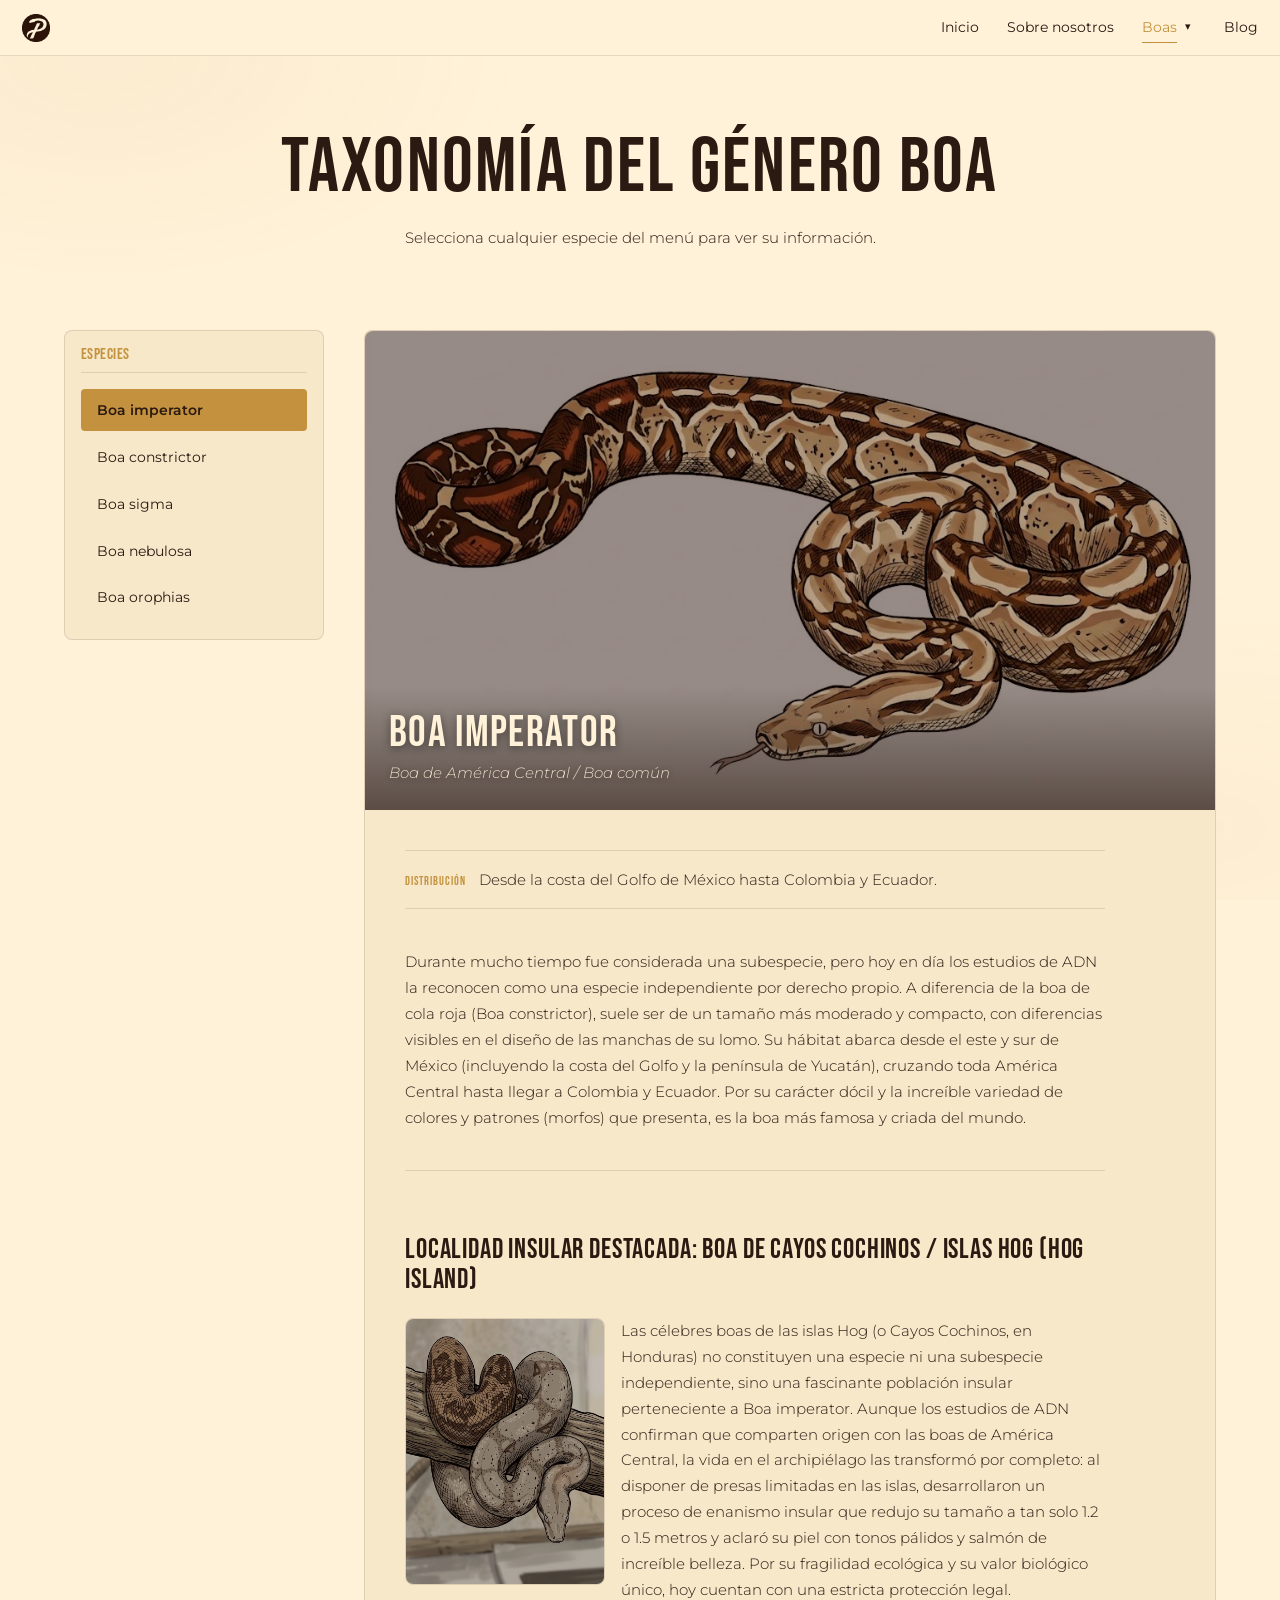
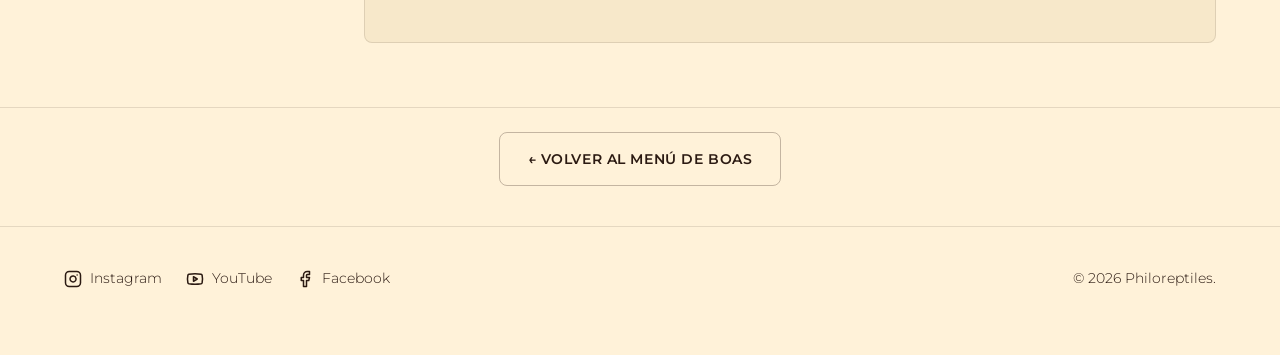
<file: boas/taxonomia.html>
<!DOCTYPE html>
<html lang="es">
<head>
<meta charset="UTF-8">
<meta name="viewport" content="width=device-width, initial-scale=1.0">
<title>Philoreptiles | Taxonomía del género Boa</title>
<meta name="description" content="Taxonomía completa del género Boa: Boa imperator, Boa constrictor (con sus subespecies occidentalis y atlantica), Boa sigma, Boa nebulosa y Boa orophias.">
<link rel="icon" type="image/png" href="../img/favicon.png">

<link rel="stylesheet" href="../css/design.css">
<link rel="stylesheet" href="../css/styles.css">

<style>
/* ==========================================================================
   Estilos específicos de boas/taxonomia.html — lo mínimo que no cubre
   styles.css (el layout, colores y tipografía de .taxonomy-layout,
   .species-nav, .species-content, .content-with-image, etc. ya viven ahí).
   ========================================================================== */

/* Para que el scroll automático al cambiar de tab no deje el título
   del panel escondido debajo de la navbar fija. */
.tab-panel {
  scroll-margin-top: 90px;
}

/* Al volver al filtro, no queda escondido bajo la navbar fija. */
.species-nav,
.taxonomy-layout {
  scroll-margin-top: 90px;
}

/* === BOTÓN FLOTANTE "VOLVER ARRIBA" === */
.back-to-top {
  position: fixed;
  right: 1.25rem;
  bottom: calc(1.25rem + env(safe-area-inset-bottom, 0px));
  z-index: 900;
  display: inline-flex;
  align-items: center;
  justify-content: center;
  gap: 0.4rem;
  padding: 0.6rem 0.9rem;
  background: var(--bg-elevated);
  border: 1px solid var(--border-subtle);
  border-radius: var(--radius-md);
  color: var(--text-muted);
  font-family: var(--font-body);
  font-weight: 600;
  font-size: 0.75rem;
  text-transform: uppercase;
  letter-spacing: 0.05em;
  box-shadow: var(--shadow-soft);
  cursor: pointer;

  /* Estado oculto */
  opacity: 0;
  transform: translateY(8px);
  pointer-events: none;
  transition:
    opacity var(--transition-base),
    transform var(--transition-base),
    background-color var(--transition-base),
    border-color var(--transition-base),
    color var(--transition-base);
}

.back-to-top.is-visible {
  opacity: 1;
  transform: translateY(0);
  pointer-events: auto;
}

.back-to-top:hover {
  border-color: var(--accent);
  color: var(--accent);
  transform: translateY(-2px);
}

.back-to-top:focus-visible {
  outline: 2px solid var(--accent);
  outline-offset: 2px;
}

.back-to-top svg {
  flex-shrink: 0;
}

/* Espacio extra al final para que el botón no tape los enlaces del footer. */
.main-footer {
  padding-bottom: calc(var(--space-lg) + 1.5rem);
}

@media (min-width: 768px) {
  .back-to-top {
    padding: 0.7rem 1rem;
  }
}

@media (max-width: 480px) {
  .back-to-top span {
    display: none;
  }

  .back-to-top {
    padding: 0.65rem;
    border-radius: 9999px;
  }
}

@media (prefers-reduced-motion: reduce) {
  .back-to-top {
    transition: none;
  }
}
</style>
</head>
<body>

<header class="main-header">
  <div class="header-content">
    <a href="../index.html" class="logo-link" aria-label="Philoreptiles">
      <img src="../img/logo.png" alt="Philoreptiles" class="logo-img" width="180" height="180">
    </a>
    <nav class="main-nav" id="main-nav">
      <ul>
        <li><a href="../index.html">Inicio</a></li>
        <li><a href="../sobre-nosotros.html">Sobre nosotros</a></li>
        <li class="dropdown">
          <a href="../boas.html" class="nav-link active">Boas</a>
          <button type="button" class="dropdown-toggle" aria-label="Abrir submenú de Boas" aria-expanded="false" aria-controls="dropdown-boas">
            <span class="arrow" aria-hidden="true">▾</span>
          </button>
          <ul class="dropdown-menu" id="dropdown-boas">
            <li><a href="../boas/taxonomia.html" class="active">Taxonomía</a></li>
            <li><a href="../boas/cuidados.html">Cuidados en cautiverio</a></li>
            <li><a href="../boas/genetica.html">Genética</a></li>
            <li><a href="../boas/morfos.html">Morfos</a></li>
            <li><a href="../boas/legalidad.html">Legalidad</a></li>
          </ul>
        </li>
        <li><a href="../blog.html">Blog</a></li>
      </ul>
    </nav>
    <button class="menu-toggle" aria-label="Abrir menú" aria-expanded="false">☰</button>
  </div>
</header>

<main>

  <!-- 1. ENCABEZADO DE LA PÁGINA -->
  <section class="page-title">
    <div class="container">
      <h1>Taxonomía del género Boa</h1>
      <p>Selecciona cualquier especie del menú para ver su información.</p>
    </div>
  </section>

  <!-- 2. INTERFAZ DE NAVEGACIÓN INTERACTIVA -->
  <section class="container taxonomy-layout">

    <!-- Menú lateral / selector de especies -->
    <aside class="species-nav" role="tablist" aria-label="Especies del género Boa">
      <h3>Especies</h3>
      <button class="species-btn active-tab" role="tab" id="tab-imperator" aria-controls="imperator" aria-selected="true">Boa imperator</button>
      <button class="species-btn" role="tab" id="tab-constrictor" aria-controls="constrictor" aria-selected="false">Boa constrictor</button>
      <button class="species-btn" role="tab" id="tab-sigma" aria-controls="sigma" aria-selected="false">Boa sigma</button>
      <button class="species-btn" role="tab" id="tab-nebulosa" aria-controls="nebulosa" aria-selected="false">Boa nebulosa</button>
      <button class="species-btn" role="tab" id="tab-orophias" aria-controls="orophias" aria-selected="false">Boa orophias</button>
    </aside>

    <!-- Área de contenido dinámico -->
    <section class="species-content">

      <!-- Panel 1: Boa imperator -->
      <div id="imperator" class="tab-panel active-panel" role="tabpanel" aria-labelledby="tab-imperator" aria-hidden="false">

        <div class="species-hero">
          <img src="/img/imperator.png" alt="Boa imperator" loading="lazy">
          <div class="species-hero-overlay">
            <h2 class="species-name">Boa imperator</h2>
            <p class="species-common">Boa de América Central / Boa común</p>
          </div>
        </div>

        <p class="species-fact-single"><strong>Distribución</strong> Desde la costa del Golfo de México hasta Colombia y Ecuador.</p>

        <div class="species-body">
          <p>Durante mucho tiempo fue considerada una subespecie, pero hoy en día los estudios de ADN la reconocen como una especie independiente por derecho propio. 
            A diferencia de la boa de cola roja (Boa constrictor), suele ser de un tamaño más moderado y compacto, con diferencias visibles en el diseño de las manchas de su lomo. 
            Su hábitat abarca desde el este y sur de México (incluyendo la costa del Golfo y la península de Yucatán), cruzando toda América Central hasta llegar a Colombia y Ecuador. 
            Por su carácter dócil y la increíble variedad de colores y patrones (morfos) que presenta, es la boa más famosa y criada del mundo.</p>
        </div>

        <div class="species-secondary">
          <h3>Localidad insular destacada: Boa de Cayos Cochinos / Islas Hog (Hog Island)</h3>
          <div class="species-secondary-item">
            <img src="/img/Boa_imperator_HI.png" alt="Boa imperator de Islas Hog" loading="lazy">
            <p>Las célebres boas de las islas Hog (o Cayos Cochinos, en Honduras) no constituyen una especie ni una subespecie independiente, sino una fascinante población insular perteneciente a Boa imperator. Aunque los estudios de ADN confirman que comparten origen con las boas de América Central, la vida en el archipiélago las transformó por completo: al disponer de presas limitadas en las islas, desarrollaron un proceso de enanismo insular que redujo su tamaño a tan solo 1.2 o 1.5 metros y aclaró su piel con tonos pálidos y salmón de increíble belleza. Por su fragilidad ecológica y su valor biológico único, hoy cuentan con una estricta protección legal.</p>
          </div>
        </div>
      </div>

      <!-- Panel 2: Boa constrictor -->
      <div id="constrictor" class="tab-panel" role="tabpanel" aria-labelledby="tab-constrictor" aria-hidden="true">

        <div class="species-hero">
          <img src="/img/Boa_constrictor.png" alt="Boa constrictor" loading="lazy">
          <div class="species-hero-overlay">
            <h2 class="species-name">Boa constrictor</h2>
            <p class="species-common">Boa de cola roja</p>
          </div>
        </div>

        <dl class="species-facts">
          <div>
            <dt>Distribución</dt>
            <dd>Guayanas, Venezuela, Colombia, Brasil, Ecuador, Perú y Bolivia.</dd>
          </div>
        </dl>

        <div class="species-body">
          <p>Es la especie representativa y el gran referente del género, habitando la mayor parte de América del Sur al este de la cordillera de los Andes (en países como las Guayanas, Venezuela, Colombia, Brasil, Ecuador, Perú y Bolivia). Se diferencia claramente de las boas de México y Centroamérica (Boa imperator y Boa sigma) por alcanzar un tamaño considerablemente mayor —con hembras adultas que pueden superar los 3 metros— y por el deslumbrante color rojo intenso, caoba o magenta en las manchas de su cola. Conocida en todo el mundo como la verdadera boa de cola roja (red-tailed boa), es una de las serpientes más admiradas por los apasionados de los reptiles gracias al enorme valor y belleza de sus variedades silvestres puras, como las afamadas localidades de Surinam, Guyana o Perú.</p>
        </div>

        <div class="species-secondary">
          <h3>Un par de subespecies de Boa constrictor</h3>
          <p>Debido a su amplia distribución geográfica en Sudamérica, Boa constrictor presenta distintas subespecies y linajes regionales bien documentados. Conoce algunas de ellas:</p>

          <div class="species-secondary-item">
            <img src="/img/Boa_constrictor_occidentalis.png" alt="Boa constrictor occidentalis" loading="lazy">
            <p>Boa constrictor occidentalis (Boa de las vizcacheras): Es la boa de distribución más meridional del continente, adaptada para habitar en los climas más fríos y secos de Argentina y Paraguay. Destaca de inmediato por su elegante patrón reticulado en tonos oscuros y grisáceos, así como por su increíble resistencia. Aunque recientemente se propuso considerarla como una especie independiente, los estudios más recientes confirman que se trata de una subespecie oficial dentro del complejo Boa constrictor. Debido a la fragilidad de sus poblaciones silvestres, cuenta con el máximo nivel de protección internacional (Apéndice I de CITES).</p>
          </div>

          <div class="species-secondary-item">
            <img src="/img/Boa_atlantica.png" alt="Boa constrictor atlantica" loading="lazy">
            <p>Boa constrictor atlantica (Boa de la Mata Atlántica): Esta singular variedad de boa habita únicamente en la franja costera del oriente de Brasil, adaptada a la frondosa selva de la Mata Atlántica. Aunque en 2024 se propuso considerarla como una especie independiente, revisiones genéticas y científicas más recientes redefinieron su clasificación, manteniéndola oficialmente como una subespecie dentro del gran grupo de Boa constrictor.</p>
          </div>
        </div>
      </div>

      <!-- Panel 3: Boa sigma -->
      <div id="sigma" class="tab-panel" role="tabpanel" aria-labelledby="tab-sigma" aria-hidden="true">

        <div class="species-hero">
          <img src="/img/Boa_sigma.png" alt="Boa sigma" loading="lazy">
          <div class="species-hero-overlay">
            <h2 class="species-name">Boa sigma</h2>
            <p class="species-common">Boa del Pacífico mexicano</p>
          </div>
        </div>

        <p class="species-fact-single"><strong>Distribución</strong>Costa del Pacífico de México, de Sonora a Oaxaca.</p>

        <div class="species-body">
          <p>Aunque a simple vista es prácticamente idéntica a <em>Boa imperator</em>, los análisis de ADN confirmaron que la boa del Pacífico mexicano es una especie plenamente independiente. Su principal sello distintivo es su origen: habita de forma exclusiva a lo largo de la costa del Pacífico de México, extendiéndose desde Sonora hasta Oaxaca. En la herpetocultura mexicana, su cría en cautiverio ha tomado un fuerte impulso dentro de criaderos legales (PIMVS y UMA), donde los aficionados y biólogos locales la valoran enormemente por lo que representa reproducir y conservar una especie endémica.</p>
        </div>
      </div>

      <!-- Panel 4: Boa nebulosa -->
      <div id="nebulosa" class="tab-panel" role="tabpanel" aria-labelledby="tab-nebulosa" aria-hidden="true">

        <div class="species-hero">
          <img src="/img/Boa_nebulosa.png" alt="Boa nebulosa" loading="lazy">
          <div class="species-hero-overlay">
            <h2 class="species-name">Boa nebulosa</h2>
            <p class="species-common">Boa de Dominica</p>
          </div>
        </div>

        <dl class="species-facts">
          <div>
            <dt>Distribución</dt>
            <dd>Isla de Dominica (Caribe).</dd>
          </div>
          <div>
            <dt>Estado de conservación</dt>
            <dd>Bajo resguardo legal severo.</dd>
          </div>
        </dl>

        <div class="species-body">
          <p>Si hay una serpiente que parece moldeada por las propias brumas de su entorno, es la boa de Dominica. Bautizada precisamente por su diseño "nublado", sus tonos grises y café se difuminan en degradados suaves que rompen por completo con los patrones geométricos tradicionales del género. Habita de forma exclusiva en el interior boscoso y montañoso de esta isla caribeña, habiendo consolidado su estatus de especie independiente mediante análisis genéticos. Al ser su ecosistema tan susceptible al azote de huracanes y a la presión humana, se encuentra bajo un resguardo legal severo, manteniéndose como una de las boas más enigmáticas y raras de ver.</p>
        </div>
      </div>

      <!-- Panel 5: Boa orophias -->
      <div id="orophias" class="tab-panel" role="tabpanel" aria-labelledby="tab-orophias" aria-hidden="true">

        <div class="species-hero">
          <img src="/img/Boa_orophias.png" alt="Boa orophias" loading="lazy">
          <div class="species-hero-overlay">
            <h2 class="species-name">Boa orophias</h2>
            <p class="species-common">Boa de Santa Lucía</p>
          </div>
        </div>

        <dl class="species-facts">
          <div>
            <dt>Distribución</dt>
            <dd>Isla de Santa Lucía (Caribe).</dd>
          </div>
          <div>
            <dt>Estado de conservación</dt>
            <dd>Estado crítico, protección internacional estricta.</dd>
          </div>
        </dl>

        <div class="species-body">
          <p>Es una joya del Caribe que habita exclusivamente en las selvas de la isla de Santa Lucía. Llama la atención por sus tonos café y grisáceos adornados con marcados bloques oscuros de alto contraste, un camuflaje perfecto para pasar desapercibida entre la hojarasca del bosque. Aunque durante años se le consideró una simple subespecie, la genética moderna confirmó su estatus como una especie independiente por derecho pleno. Hoy en día, la destrucción de su hábitat y la llegada de depredadores invasores (como la mangosta) la mantienen en un estado crítico de conservación, por lo que cuenta con una estricta protección internacional y está totalmente fuera del circuito de la herpetocultura comercial.</p>
        </div>
      </div>

    </section>
  </section>

  <!-- 3. VOLVER AL MENÚ DE BOAS (fuera de .species-content, no se mueve al cambiar de tab) -->
  <div class="back-link">
    <a href="../boas.html" class="btn btn-secondary">← Volver al menú de Boas</a>
  </div>

</main>

<footer class="main-footer">
  <div class="container footer-content">
    <div class="social-links">
      <a href="https://www.instagram.com/philoreptiles/" rel="noopener noreferrer" target="_blank">
        <svg xmlns="http://www.w3.org/2000/svg" width="18" height="18" viewBox="0 0 24 24" fill="none" stroke="currentColor" stroke-width="2" stroke-linecap="round" stroke-linejoin="round" class="social-icon"><rect width="20" height="20" x="2" y="2" rx="5" ry="5"/><path d="M16 11.37A4 4 0 1 1 12.63 8 4 4 0 0 1 16 11.37z"/><line x1="17.5" x2="17.51" y1="6.5" y2="6.5"/></svg>
        Instagram
      </a>
      <a href="https://www.youtube.com/@philoreptiles" rel="noopener noreferrer" target="_blank">
        <svg xmlns="http://www.w3.org/2000/svg" width="18" height="18" viewBox="0 0 24 24" fill="none" stroke="currentColor" stroke-width="2" stroke-linecap="round" stroke-linejoin="round" class="social-icon"><path d="M2.5 17a24.12 24.12 0 0 1 0-10 2 2 0 0 1 1.4-1.4 49.56 49.56 0 0 1 16.2 0A2 2 0 0 1 21.5 7a24.12 24.12 0 0 1 0 10 2 2 0 0 1-1.4 1.4 49.56 49.56 0 0 1-16.2 0A2 2 0 0 1 2.5 17"/><polygon points="10 15 15 12 10 9 10 15"/></svg>
        YouTube
      </a>
      <a href="https://www.facebook.com/profile.php?id=61590517358268" rel="noopener noreferrer" target="_blank">
        <svg xmlns="http://www.w3.org/2000/svg" width="18" height="18" viewBox="0 0 24 24" fill="none" stroke="currentColor" stroke-width="2" stroke-linecap="round" stroke-linejoin="round" class="social-icon"><path d="M18 2h-3a5 5 0 0 0-5 5v3H7v4h3v8h4v-8h3l1-4h-4V7a1 1 0 0 1 1-1h3z"/></svg>
        Facebook
      </a>
    </div>
    <p>© 2026 Philoreptiles.</p>
  </div>
</footer>

<script src="../js/main.js"></script>
<script>
  // Conecta cada botón de especie con el sistema de tabs que ya expone
  // main.js en window.switchTab. No se define una función local: se
  // reutiliza la existente, verificando primero que esté disponible.
  const speciesButtons = document.querySelectorAll('.species-btn');

  speciesButtons.forEach((btn) => {
    btn.addEventListener('click', (event) => {
      if (typeof window.switchTab !== 'function') return;
      const panelId = btn.getAttribute('aria-controls');
      window.switchTab(event, panelId);
    });
  });

  // Botón flotante "Volver arriba": aparece cuando el filtro de especies
  // ya quedó por encima del viewport y devuelve al usuario hasta él.
  // Se mide la posición natural del filtro: el inicio de .taxonomy-layout.
  document.addEventListener('DOMContentLoaded', () => {
    // El botón está en el HTML después de este <script>: se espera al DOM.
    const backToTop = document.getElementById('back-to-top');
    const layout = document.querySelector('.taxonomy-layout');
    if (!backToTop || !layout) return;

    const NAV_OFFSET = 80; // altura aprox. de la navbar fija

    const setVisible = (visible) => {
      backToTop.classList.toggle('is-visible', visible);
      backToTop.setAttribute('aria-hidden', visible ? 'false' : 'true');
      backToTop.tabIndex = visible ? 0 : -1;
    };

    const update = () => {
      setVisible(layout.getBoundingClientRect().top < NAV_OFFSET);
    };

    setVisible(false);
    update();

    document.addEventListener('scroll', update, { passive: true, capture: true });
    window.addEventListener('resize', update, { passive: true });
    window.addEventListener('load', update);

    backToTop.addEventListener('click', () => {
      const reduceMotion = window.matchMedia('(prefers-reduced-motion: reduce)').matches;
      layout.scrollIntoView({ behavior: reduceMotion ? 'instant' : 'smooth', block: 'start' });
    });
  });
</script>

<button type="button" class="back-to-top" id="back-to-top" aria-label="Volver al filtro de especies">
  <svg xmlns="http://www.w3.org/2000/svg" width="14" height="14" viewBox="0 0 24 24" fill="none" stroke="currentColor" stroke-width="2" stroke-linecap="round" stroke-linejoin="round" aria-hidden="true">
    <path d="M12 19V5"/>
    <path d="M5 12l7-7 7 7"/>
  </svg>
  <span>Volver arriba</span>
</button>
</body>
</html>
</file>
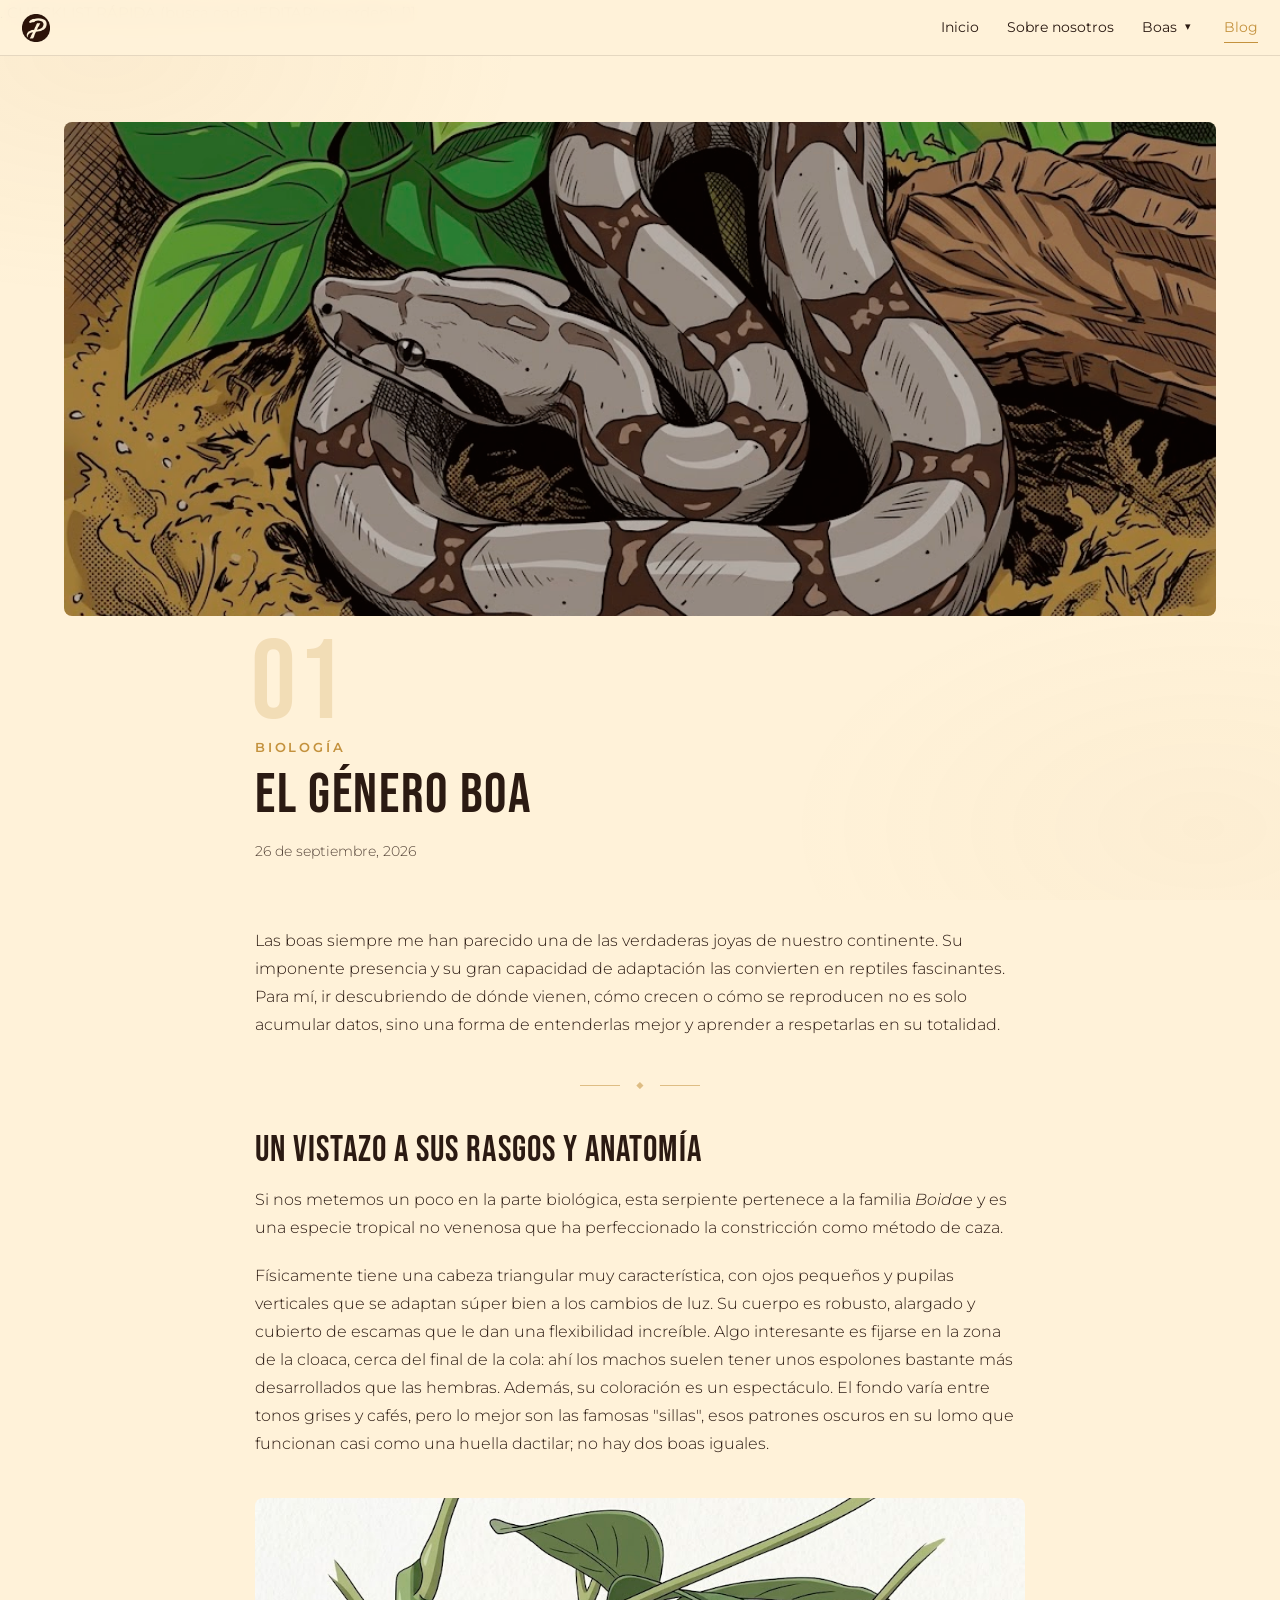
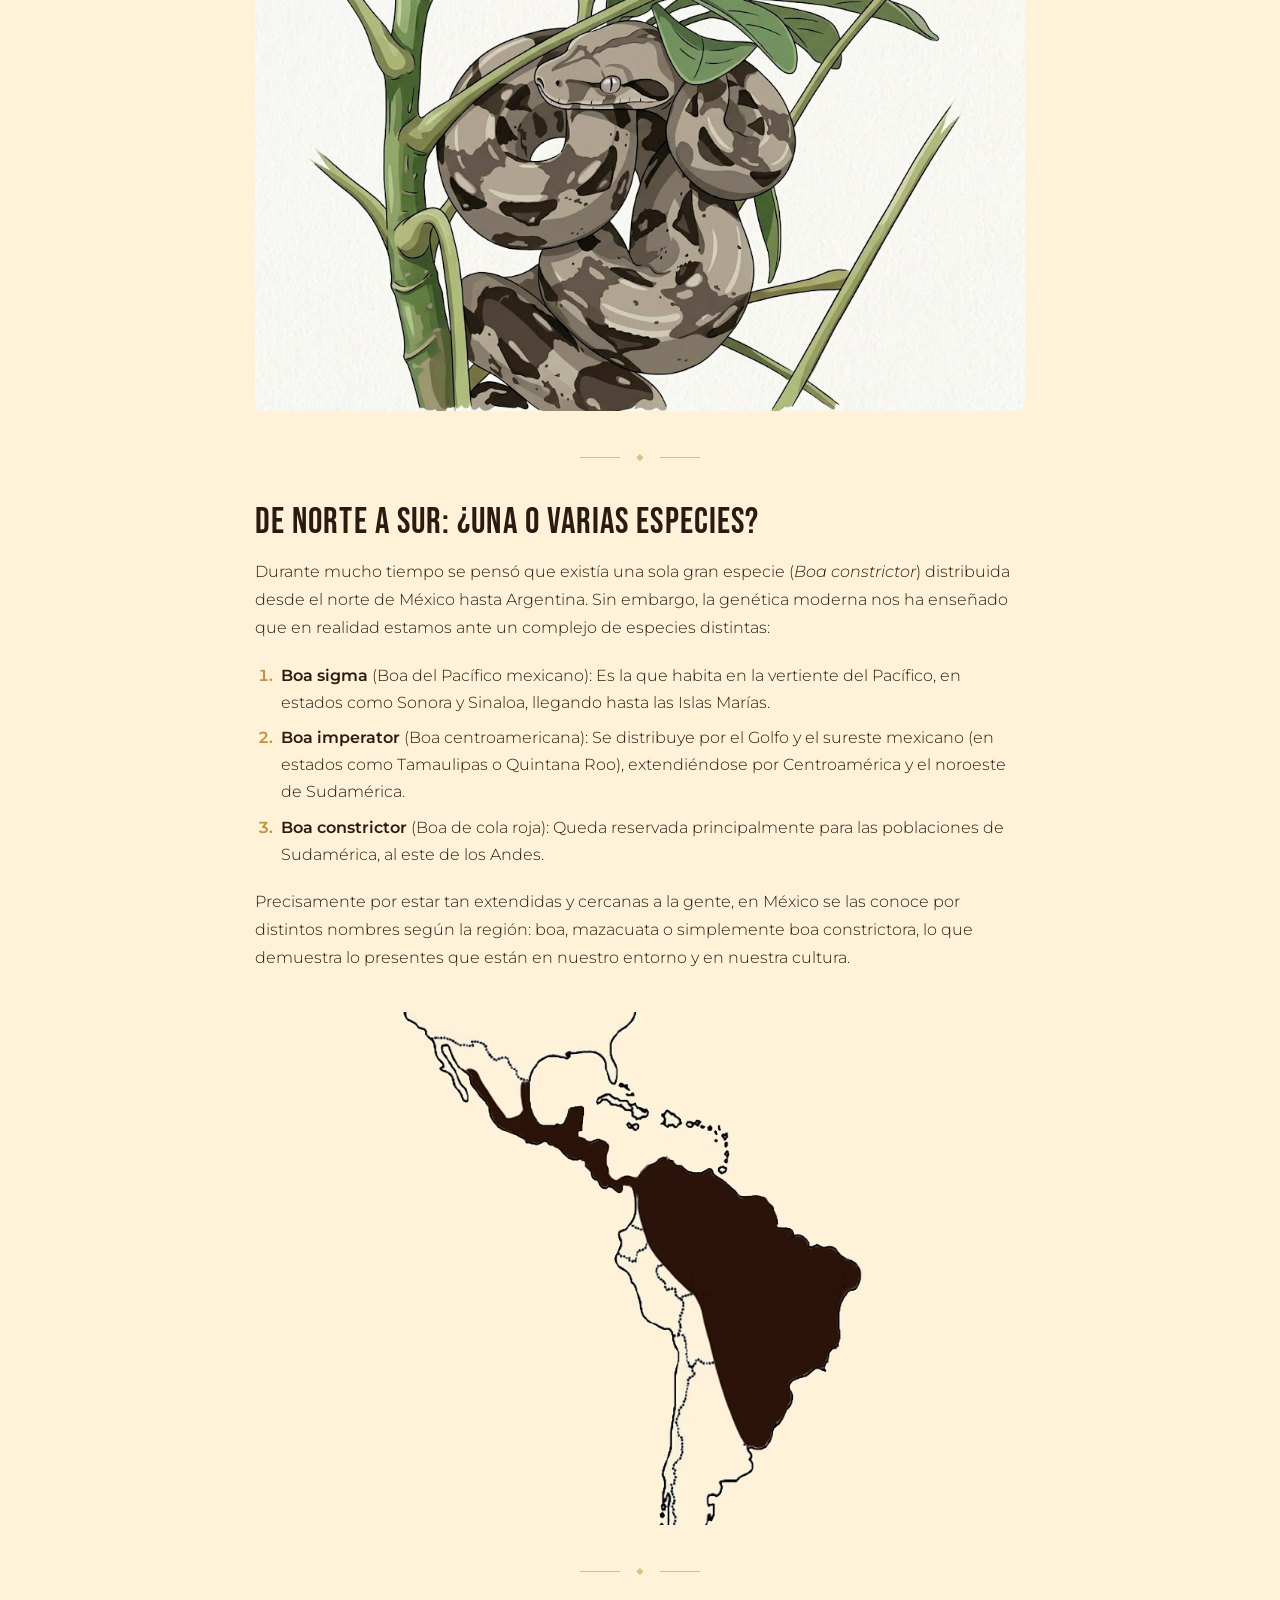
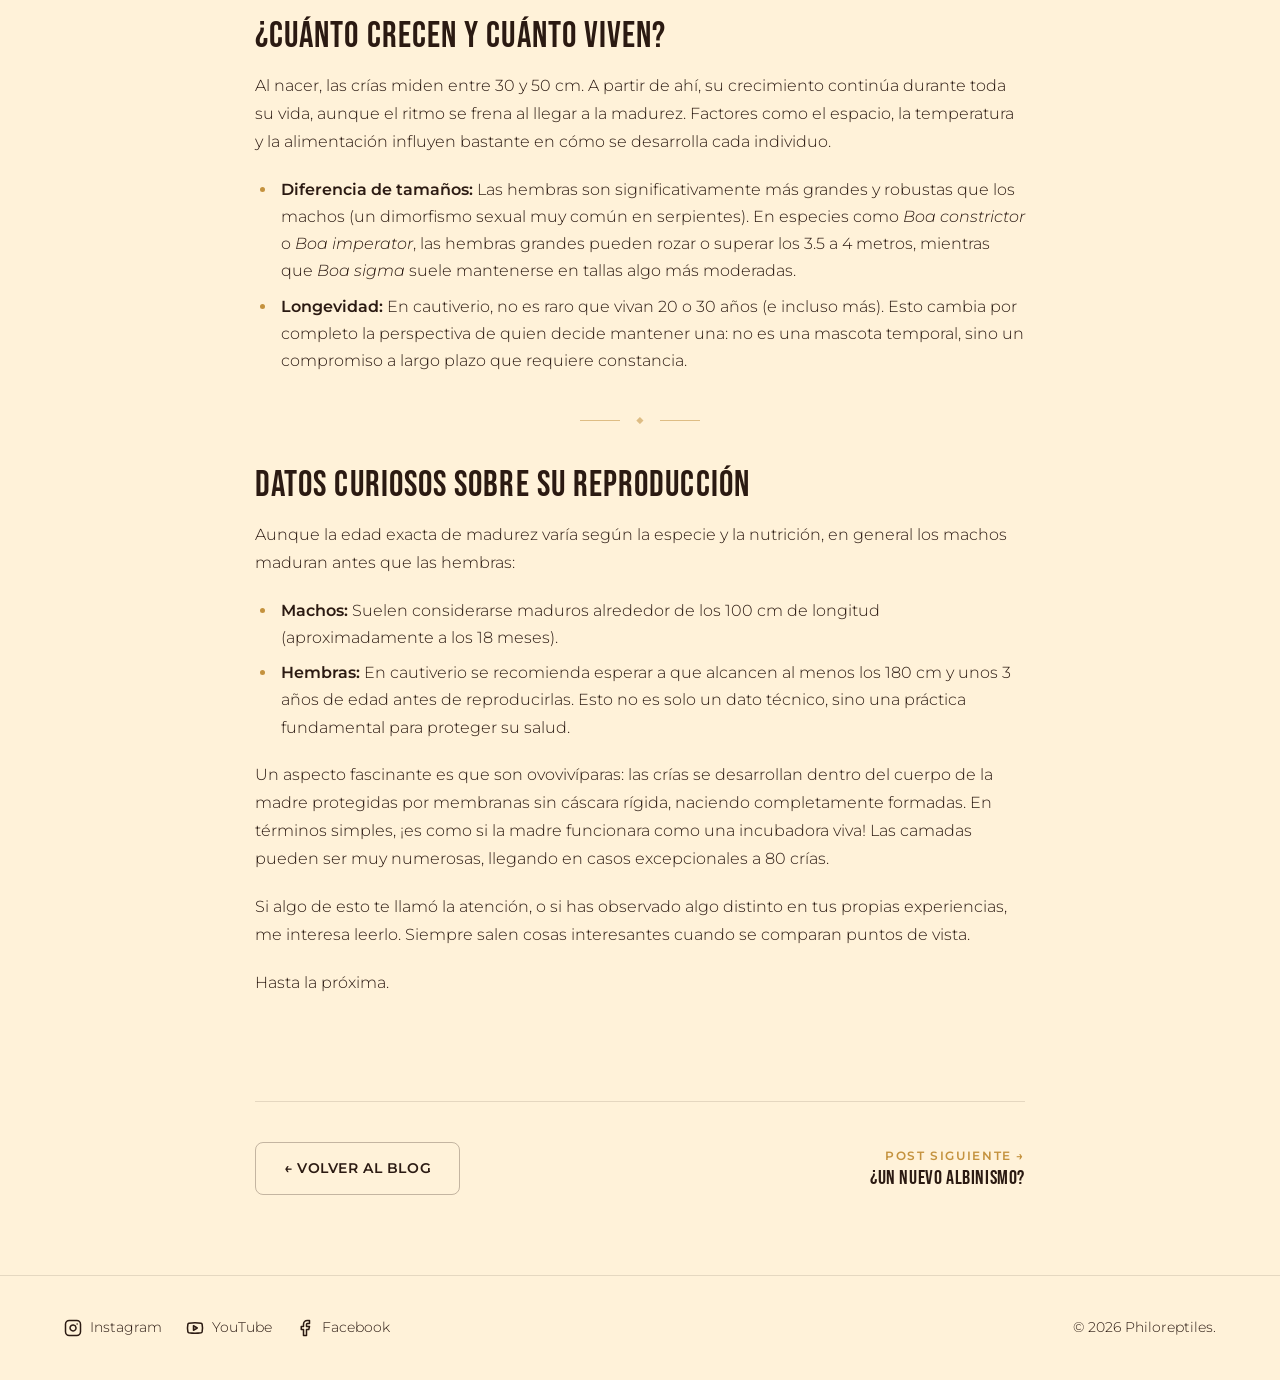
<file: posts/post-1.html>
<!DOCTYPE html>
<html lang="es">
<head>
<meta charset="UTF-8">
<meta name="viewport" content="width=device-width, initial-scale=1.0">

<!-- ============================================================
     PLANTILLA DE POST — Philoreptiles
     ============================================================
     CÓMO USARLA:
     Copia este archivo como post-2.html, post-3.html, etc. y edita
     SOLO los bloques marcados con <!-- EDITAR -->.

     CHECKLIST RÁPIDA (busca cada "EDITAR" en orden):

       [1] <title>                         → "Título — Philoreptiles"
       [2] <meta name="description">       → resumen de 1–2 frases
       [3] .post-number (opcional)         → 01, 02, 03...
       [4] .post-cover img src + alt       → ../img/postN_1.png
       [5] .post-eyebrow                   → categoría (BIOLOGÍA, CUIDADOS...)
       [6] .post-title                     → título del post
       [7] .post-meta                      → fecha + datetime ISO 8601,
                                             minutos de lectura, autor
       [8] .post-body (secciones completas)
       [9] Imágenes intercaladas           → ../img/postN_2.png, postN_3.png...
      [10] .post-nav: anterior / siguiente
      [11] Comentario final del template   → borrar antes de publicar

     REGLAS DE ORO:
     - Rutas relativas con "/" (NUNCA "\"). El post vive en /posts/,
       así que las imágenes van con ../img/...
     - Cada <section> lleva su propio class="reveal".
     - Cada sección temática cierra con una <figure class="post-figure">
       (proporción 3/2, con width/height y loading="lazy").
     - Los <div class="post-divider">◆</div> separan secciones.
     - Jerarquía: h1 (título) → h2 (subtítulos) → h3 (sub-subtítulos).
     - El header, footer y estilos NO se tocan entre posts.
     ============================================================ -->

<title>El género Boa — Philoreptiles</title> <!-- EDITAR [1] -->
<meta name="description" content="Un recorrido por la anatomía, taxonomía, crecimiento y reproducción del género Boa, las verdaderas joyas de nuestro continente."> <!-- EDITAR [2] -->

<link rel="icon" type="image/png" href="../img/favicon.png">

<link rel="stylesheet" href="../css/design.css">
<link rel="stylesheet" href="../css/styles.css">

<style>
/* ==========================================================================
   Estilos específicos de la plantilla de post (posts/post-*.html)
   NO EDITAR entre posts: son idénticos para todos.
   Mobile-first: base = móvil; escala con min-width 768px y 1024px.
   ========================================================================== */

.post-column {
  max-width: 70ch;
  margin-inline: auto;
  font-size: clamp(1rem, 1.1vw, 1.05rem);
}

.post-hero {
  padding-top: calc(48px + var(--space-md));
}

.post-cover {
  --post-cover-ratio: 4 / 3;
  margin: 0;
  aspect-ratio: var(--post-cover-ratio);
  border-radius: var(--radius-md);
  overflow: hidden;
  background: var(--bg-elevated);
}

.post-cover img {
  width: 100%;
  height: 100%;
  object-fit: cover;
  display: block;
}

.post-header {
  padding-top: var(--space-md);
  padding-bottom: var(--space-lg);
}

/* Número editorial opcional (01, 02, 03...). Si no lo usas, borra el
   <p class="post-number"> del HTML; el estilo puede quedarse sin problema. */
.post-number {
  display: block;
  margin: 0 0 var(--space-xs) -0.04em;
  font-family: var(--font-heading);
  font-size: clamp(4.5rem, 16vw, 7rem);
  line-height: 0.8;
  letter-spacing: 0.02em;
  color: var(--accent);
  opacity: 0.22;
  pointer-events: none;
  user-select: none;
}

.post-eyebrow {
  font-family: var(--font-body);
  font-size: 0.8rem;
  font-weight: 600;
  letter-spacing: 0.22em;
  text-transform: uppercase;
  color: var(--accent);
  max-width: none;
  margin-bottom: var(--space-xs);
}

.post-title {
  font-size: clamp(2rem, 5vw, 3.5rem);
  line-height: 1.02;
  text-wrap: balance;
  margin-bottom: var(--space-sm);
}

.post-meta {
  max-width: none;
  margin-bottom: 0;
  font-size: 0.85rem;
  font-weight: 300;
  color: var(--text-muted);
  opacity: 0.8;
}

.post-meta > * + *::before {
  content: "·";
  margin-inline: 0.6em;
}

.post-body {
  padding-bottom: var(--space-lg);
}

.post-body p {
  max-width: none;
  font-size: 1em;
  font-weight: 300;
  line-height: 1.75;
  margin-bottom: 1.25em;
}

.post-section > :first-child { margin-top: 0; }
.post-section > :last-child  { margin-bottom: 0; }

.post-body h2 {
  font-size: clamp(1.75rem, 3.4vw, 2.25rem);
  margin: var(--space-lg) 0 var(--space-sm);
}

.post-body h3 {
  font-size: clamp(1.3rem, 2.4vw, 1.6rem);
  margin: var(--space-md) 0 var(--space-xs);
}

.post-body a {
  color: var(--accent);
  text-decoration: underline;
  text-decoration-thickness: 1px;
  text-underline-offset: 0.2em;
  text-decoration-color: rgba(196, 146, 62, 0.45);
  transition: color var(--transition-fast), text-decoration-color var(--transition-fast);
}

.post-body a:hover {
  color: var(--text);
  text-decoration-color: var(--accent);
}

.post-body a:focus-visible,
.post-pager a:focus-visible {
  outline: 2px solid var(--accent);
  outline-offset: 3px;
  border-radius: var(--radius-sm);
}

.post-body blockquote {
  margin: var(--space-lg) 0;
  padding-left: var(--space-md);
  border-left: 3px solid var(--accent);
  font-size: clamp(1.15rem, 2.2vw, 1.4rem);
  font-style: italic;
  font-weight: 300;
  line-height: 1.5;
  color: var(--text-muted);
}

.post-body blockquote p {
  margin: 0;
  font-size: inherit;
  line-height: inherit;
}

.post-body ul,
.post-body ol {
  margin-bottom: 1.25em;
  padding-left: 1.4em;
}

.post-body li {
  font-weight: 300;
  line-height: 1.7;
  margin-bottom: 0.5em;
  padding-left: 0.2em;
}

.post-body li::marker {
  color: var(--accent);
}

.post-body ol li::marker {
  font-weight: 600;
}

.post-figure {
  margin: var(--space-lg) 0;
}

.post-figure img {
  width: 100%;
  height: auto;
  aspect-ratio: 3 / 2;
  object-fit: cover;
  display: block;
  border-radius: var(--radius-md);
  background: var(--bg-elevated);
}

.post-figure figcaption {
  margin-top: 0.6rem;
  font-size: 0.85rem;
  font-weight: 300;
  line-height: 1.5;
  color: var(--text-muted);
  opacity: 0.8;
}

.post-divider {
  display: flex;
  align-items: center;
  justify-content: center;
  gap: var(--space-sm);
  margin-block: var(--space-lg);
  font-size: 0.8rem;
  line-height: 1;
  color: var(--accent);
  opacity: 0.55;
}

.post-divider::before,
.post-divider::after {
  content: "";
  flex: 0 0 2.5rem;
  height: 1px;
  background: currentColor;
}

.post-nav {
  display: flex;
  flex-direction: column;
  align-items: flex-start;
  gap: var(--space-md);
  margin-top: var(--space-xl);
  padding-top: var(--space-lg);
  border-top: 1px solid var(--border-subtle);
}

.post-pager {
  display: flex;
  flex-direction: column;
  gap: var(--space-sm);
  list-style: none;
}

.post-pager a {
  display: block;
  max-width: 16rem;
  color: var(--text);
}

.post-pager-label {
  display: block;
  font-size: 0.72rem;
  font-weight: 600;
  letter-spacing: 0.14em;
  line-height: 1.4;
  text-transform: uppercase;
  color: var(--accent);
}

.post-pager-title {
  display: block;
  margin-top: 0.2rem;
  font-family: var(--font-heading);
  font-size: 1.25rem;
  letter-spacing: 0.03em;
  line-height: 1.1;
  text-transform: uppercase;
  transition: color var(--transition-fast);
}

.post-pager a:hover .post-pager-title {
  color: var(--accent);
}

.post-end {
  padding-bottom: var(--space-md);
}

@media (min-width: 768px) {
  .post-hero {
    padding-top: calc(56px + var(--space-lg));
  }

  .post-cover {
    --post-cover-ratio: 16 / 9;
  }

  .post-header {
    padding-bottom: var(--space-xl);
  }

  .post-nav {
    flex-direction: row;
    justify-content: space-between;
    align-items: center;
  }

  .post-pager {
    flex-direction: row;
    gap: var(--space-lg);
    margin-left: auto;
  }

  .post-pager-next {
    text-align: right;
  }

  .post-end {
    padding-bottom: var(--space-lg);
  }
}

@media (min-width: 1024px) {
  .post-cover {
    --post-cover-ratio: 21 / 9;
  }
}

@media (prefers-reduced-motion: no-preference) {
  .post-header.reveal {
    transition-delay: 0.12s;
  }
}

@media (prefers-reduced-motion: reduce) {
  .post-body a,
  .post-pager-title {
    transition: none;
  }
}
</style>
</head>
<body>

<header class="main-header">
  <div class="header-content">
    <a href="../index.html" class="logo-link" aria-label="Philoreptiles">
      <img src="../img/logo.png" alt="Philoreptiles" class="logo-img" width="180" height="180">
    </a>
    <nav class="main-nav" id="main-nav">
      <ul>
        <li><a href="../index.html">Inicio</a></li>
        <li><a href="../sobre-nosotros.html">Sobre nosotros</a></li>
        <li class="dropdown">
          <a href="../boas.html" class="nav-link">Boas</a>
          <button type="button" class="dropdown-toggle" aria-label="Abrir submenú de Boas" aria-expanded="false" aria-controls="dropdown-boas">
            <span class="arrow" aria-hidden="true">▾</span>
          </button>
          <ul class="dropdown-menu" id="dropdown-boas">
            <li><a href="../boas/taxonomia.html">Taxonomía</a></li>
            <li><a href="../boas/cuidados.html">Cuidados en cautiverio</a></li>
            <li><a href="../boas/genetica.html">Genética</a></li>
            <li><a href="../boas/morfos.html">Morfos</a></li>
            <li><a href="../boas/legalidad.html">Legalidad</a></li>
          </ul>
        </li>
        <li><a href="../blog.html" class="active">Blog</a></li>
      </ul>
    </nav>
    <button class="menu-toggle" aria-label="Abrir menú" aria-expanded="false">☰</button>
  </div>
</header>

<main>
  <article class="post">

    <header class="post-hero">
      <div class="container">
        <figure class="post-cover reveal">
          <!-- EDITAR [4]: portada. Proporción recortada 4/3 → 16/9 → 21/9. -->
          <img src="../img/post1_1.png"
               alt="El género Boa — Philoreptiles"
               width="1600" height="900" fetchpriority="high">
        </figure>

        <div class="post-column post-header reveal">
          <!-- EDITAR [3] (opcional): número editorial. Borra este <p> si no lo usas. -->
          <p class="post-number" aria-hidden="true">01</p>

          <!-- EDITAR [5]: categoría -->
          <p class="post-eyebrow">BIOLOGÍA</p>

          <!-- EDITAR [6]: título -->
          <h1 class="post-title">El género Boa</h1>

          <!-- EDITAR [7]: metadata. datetime en ISO 8601 (YYYY-MM-DD). -->
          <p class="post-meta">
            <time datetime="2026-01-15">26 de septiembre, 2026</time>
          </p>
        </div>
      </div>
    </header>

    <div class="container">
      <div class="post-column post-body">

        <!-- ============================================================
             EDITAR [8]: CUERPO DEL ARTÍCULO
             ============================================================
             Estructura recomendada:
               <section class="post-section reveal"> … </section>
               <div class="post-divider" aria-hidden="true">◆</div>
               <section class="post-section reveal"> … </section>
               …
             Cada sección temática cierra con una .post-figure (imagen 3/2).
             La introducción no lleva imagen.
             ============================================================ -->

        <section class="post-section reveal">
          <p>Las boas siempre me han parecido una de las verdaderas joyas de nuestro continente. 
            Su imponente presencia y su gran capacidad de adaptación las convierten en reptiles fascinantes. Para mí, ir descubriendo de dónde vienen, cómo crecen o cómo se reproducen no es solo acumular datos, sino una forma de entenderlas mejor y aprender a respetarlas en su totalidad.</p>
        </section>

        <div class="post-divider" aria-hidden="true">◆</div>

        <section class="post-section reveal">
          <h2>Un vistazo a sus rasgos y anatomía</h2>
          <p>Si nos metemos un poco en la parte biológica, esta serpiente pertenece a la familia <em>Boidae</em> y es una especie tropical no venenosa que ha perfeccionado la constricción como método de caza.</p>
          <p>Físicamente tiene una cabeza triangular muy característica, con ojos pequeños y pupilas verticales que se adaptan súper bien a los cambios de luz. Su cuerpo es robusto, alargado y cubierto de escamas que le dan una flexibilidad increíble. Algo interesante es fijarse en la zona de la cloaca, cerca del final de la cola: ahí los machos suelen tener unos espolones bastante más desarrollados que las hembras. Además, su coloración es un espectáculo. El fondo varía entre tonos grises y cafés, pero lo mejor son las famosas "sillas", esos patrones oscuros en su lomo que funcionan casi como una huella dactilar; no hay dos boas iguales.</p>

          <figure class="post-figure">
            <!-- EDITAR [9]: ../img/postN_2.png -->
            <img src="../img/post1_2.png"
                 alt="Detalle de las sillas dorsales en una Boa"
                 width="1200" height="800" loading="lazy">
          </figure>
        </section>

        <div class="post-divider" aria-hidden="true">◆</div>

        <section class="post-section reveal">
          <h2>De norte a sur: ¿Una o varias especies?</h2>
          <p>Durante mucho tiempo se pensó que existía una sola gran especie (<em>Boa constrictor</em>) distribuida desde el norte de México hasta Argentina. Sin embargo, la genética moderna nos ha enseñado que en realidad estamos ante un complejo de especies distintas:</p>
          <ol>
            <li><strong>Boa sigma</strong> (Boa del Pacífico mexicano): Es la que habita en la vertiente del Pacífico, en estados como Sonora y Sinaloa, llegando hasta las Islas Marías.</li>
            <li><strong>Boa imperator</strong> (Boa centroamericana): Se distribuye por el Golfo y el sureste mexicano (en estados como Tamaulipas o Quintana Roo), extendiéndose por Centroamérica y el noroeste de Sudamérica.</li>
            <li><strong>Boa constrictor</strong> (Boa de cola roja): Queda reservada principalmente para las poblaciones de Sudamérica, al este de los Andes.</li>
          </ol>
          <p>Precisamente por estar tan extendidas y cercanas a la gente, en México se las conoce por distintos nombres según la región: boa, mazacuata o simplemente boa constrictora, lo que demuestra lo presentes que están en nuestro entorno y en nuestra cultura.</p>

          <figure class="post-figure">
            <!-- EDITAR [9]: ../img/postN_3.png -->
            <img src="../img/post1_3.png"
                 alt="Distribución del género Boa en el continente americano"
                 width="1200" height="800" loading="lazy">
          </figure>
        </section>

        <div class="post-divider" aria-hidden="true">◆</div>

        <section class="post-section reveal">
          <h2>¿Cuánto crecen y cuánto viven?</h2>
          <p>Al nacer, las crías miden entre 30 y 50 cm. A partir de ahí, su crecimiento continúa durante toda su vida, aunque el ritmo se frena al llegar a la madurez. Factores como el espacio, la temperatura y la alimentación influyen bastante en cómo se desarrolla cada individuo.</p>
          <ul>
            <li><strong>Diferencia de tamaños:</strong> Las hembras son significativamente más grandes y robustas que los machos (un dimorfismo sexual muy común en serpientes). En especies como <em>Boa constrictor</em> o <em>Boa imperator</em>, las hembras grandes pueden rozar o superar los 3.5 a 4 metros, mientras que <em>Boa sigma</em> suele mantenerse en tallas algo más moderadas.</li>
            <li><strong>Longevidad:</strong> En cautiverio, no es raro que vivan 20 o 30 años (e incluso más). Esto cambia por completo la perspectiva de quien decide mantener una: no es una mascota temporal, sino un compromiso a largo plazo que requiere constancia.</li>
          </ul>
        </section>

        <div class="post-divider" aria-hidden="true">◆</div>

        <section class="post-section reveal">
          <h2>Datos curiosos sobre su reproducción</h2>
          <p>Aunque la edad exacta de madurez varía según la especie y la nutrición, en general los machos maduran antes que las hembras:</p>
          <ul>
            <li><strong>Machos:</strong> Suelen considerarse maduros alrededor de los 100 cm de longitud (aproximadamente a los 18 meses).</li>
            <li><strong>Hembras:</strong> En cautiverio se recomienda esperar a que alcancen al menos los 180 cm y unos 3 años de edad antes de reproducirlas. Esto no es solo un dato técnico, sino una práctica fundamental para proteger su salud.</li>
          </ul>
          <p>Un aspecto fascinante es que son ovovivíparas: las crías se desarrollan dentro del cuerpo de la madre protegidas por membranas sin cáscara rígida, naciendo completamente formadas. En términos simples, ¡es como si la madre funcionara como una incubadora viva! Las camadas pueden ser muy numerosas, llegando en casos excepcionales a 80 crías.</p>
          <p>Si algo de esto te llamó la atención, o si has observado algo distinto en tus propias experiencias, me interesa leerlo. Siempre salen cosas interesantes cuando se comparan puntos de vista.</p>
          <p>Hasta la próxima.</p>
        </section>

      </div>
    </div>

    <!-- EDITAR [10]: NAVEGACIÓN ENTRE POSTS
         ------------------------------------------------------------------
         post-1 → solo "siguiente" (post-2.html), sin "anterior".
         post-2 → "anterior" (post-1.html) + "siguiente" (post-3.html).
         post-3 → solo "anterior" (post-2.html), sin "siguiente".

         Para activar "Post anterior", descomenta el <li> comentado y
         rellena href + título. Para desactivar "Post siguiente" en el
         último post, borra su <li> completo.
         ------------------------------------------------------------------ -->
    <div class="container post-end">
      <nav class="post-column post-nav reveal" aria-label="Navegación entre artículos">
        <a href="../blog.html" class="btn btn-secondary">← Volver al blog</a>

        <ul class="post-pager">
          <!-- "Post anterior" (descomentar en post-2 y post-3):
          <li class="post-pager-prev">
            <a href="post-1.html" rel="prev">
              <span class="post-pager-label">← Post anterior</span>
              <span class="post-pager-title">El género Boa</span>
            </a>
          </li>
          -->

          <!-- "Post siguiente" (borrar en el último post): -->
          <li class="post-pager-next">
            <a href="post-2.html" rel="next">
              <span class="post-pager-label">Post siguiente →</span>
              <span class="post-pager-title">¿Un nuevo albinismo?</span>
            </a>
          </li>
        </ul>
      </nav>
    </div>

  </article>
</main>

<footer class="main-footer">
  <div class="container footer-content">
    <div class="social-links">
      <a href="https://www.instagram.com/philoreptiles/" rel="noopener noreferrer" target="_blank">
        <svg xmlns="http://www.w3.org/2000/svg" width="18" height="18" viewBox="0 0 24 24" fill="none" stroke="currentColor" stroke-width="2" stroke-linecap="round" stroke-linejoin="round" class="social-icon"><rect width="20" height="20" x="2" y="2" rx="5" ry="5"/><path d="M16 11.37A4 4 0 1 1 12.63 8 4 4 0 0 1 16 11.37z"/><line x1="17.5" x2="17.51" y1="6.5" y2="6.5"/></svg>
        Instagram
      </a>
      <a href="https://www.youtube.com/@philoreptiles" rel="noopener noreferrer" target="_blank">
        <svg xmlns="http://www.w3.org/2000/svg" width="18" height="18" viewBox="0 0 24 24" fill="none" stroke="currentColor" stroke-width="2" stroke-linecap="round" stroke-linejoin="round" class="social-icon"><path d="M2.5 17a24.12 24.12 0 0 1 0-10 2 2 0 0 1 1.4-1.4 49.56 49.56 0 0 1 16.2 0A2 2 0 0 1 21.5 7a24.12 24.12 0 0 1 0 10 2 2 0 0 1-1.4 1.4 49.56 49.56 0 0 1-16.2 0A2 2 0 0 1 2.5 17"/><polygon points="10 15 15 12 10 9 10 15"/></svg>
        YouTube
      </a>
      <a href="https://www.facebook.com/profile.php?id=61590517358268" rel="noopener noreferrer" target="_blank">
        <svg xmlns="http://www.w3.org/2000/svg" width="18" height="18" viewBox="0 0 24 24" fill="none" stroke="currentColor" stroke-width="2" stroke-linecap="round" stroke-linejoin="round" class="social-icon"><path d="M18 2h-3a5 5 0 0 0-5 5v3H7v4h3v8h4v-8h3l1-4h-4V7a1 1 0 0 1 1-1h3z"/></svg>
        Facebook
      </a>
    </div>
    <p>© 2026 Philoreptiles.</p>
  </div>
</footer>

<script src="../js/main.js"></script>
</body>
</html>
</file>
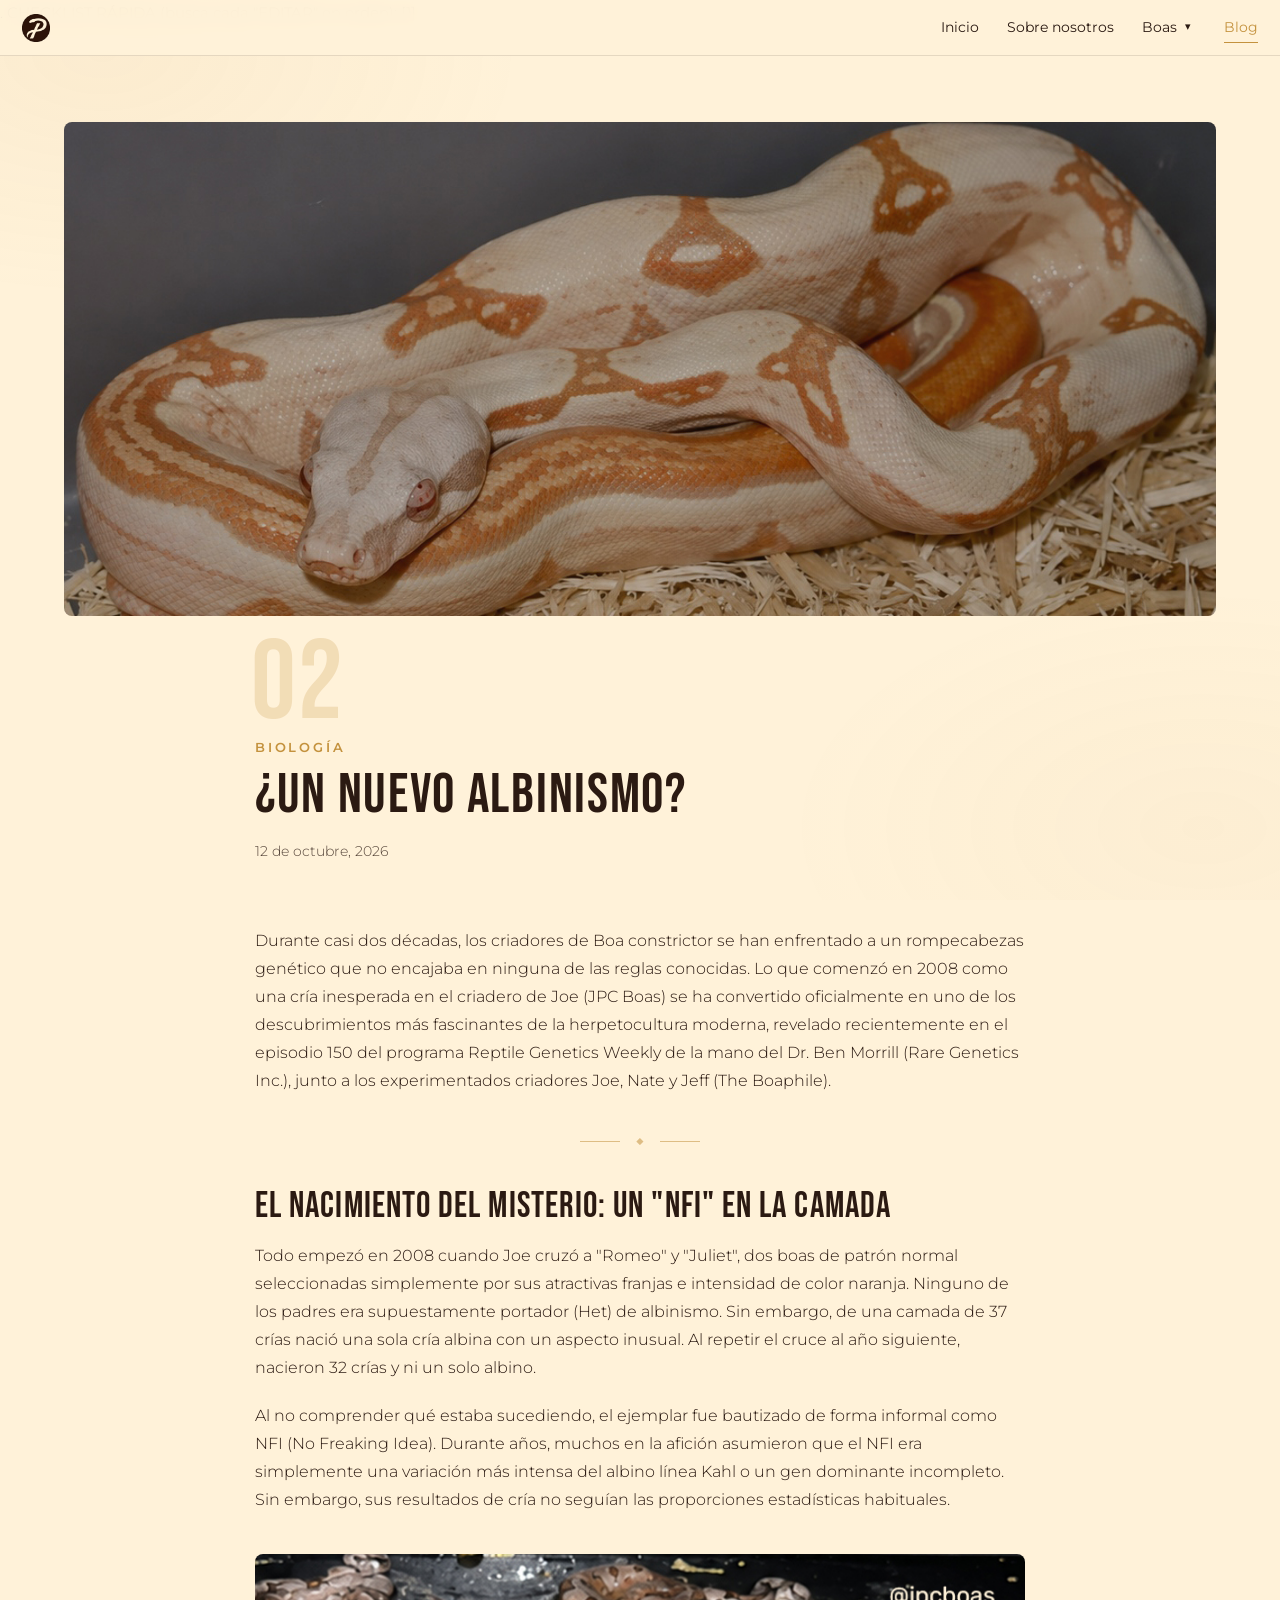
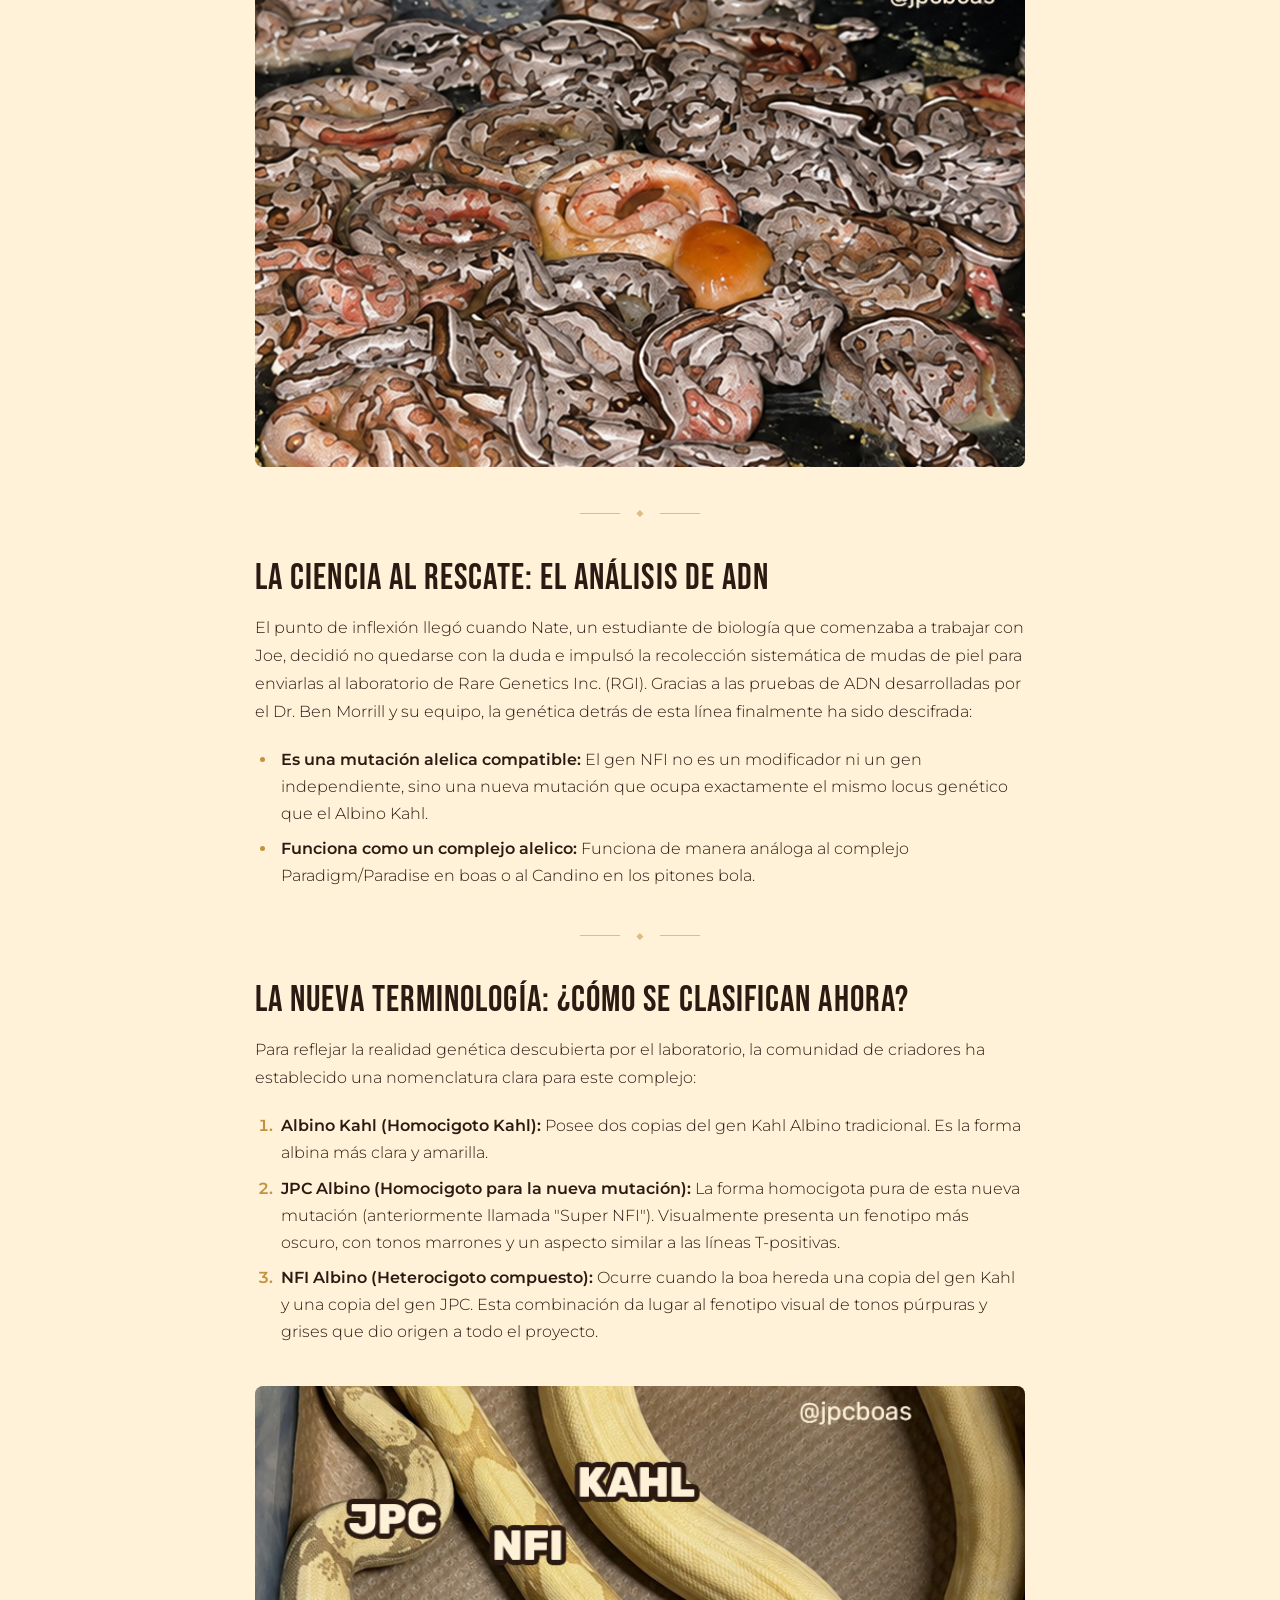
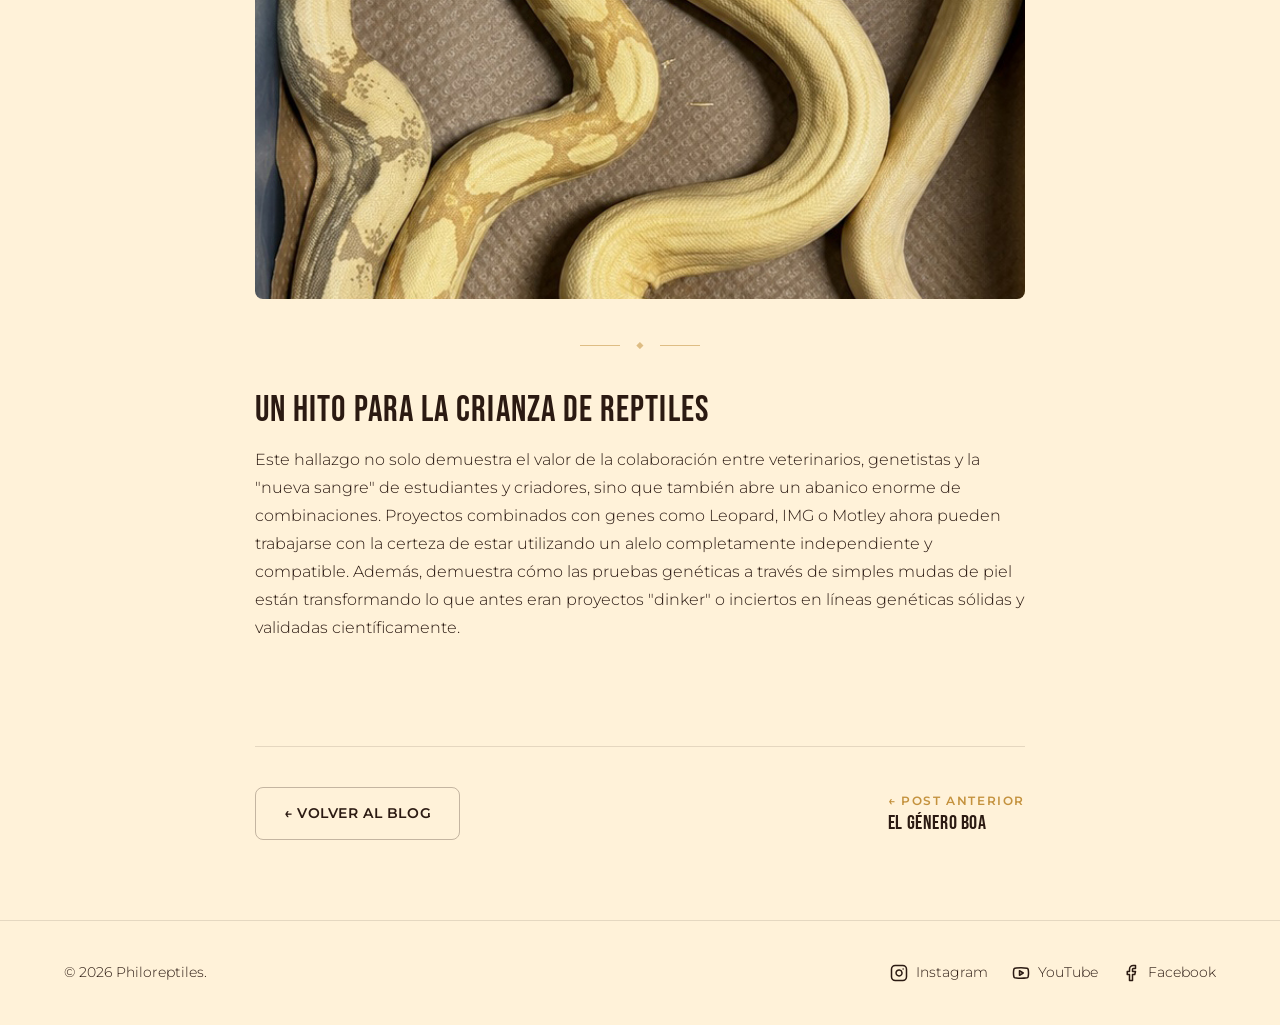
<file: posts/post-2.html>
<!DOCTYPE html>
<html lang="es">
<head>
<meta charset="UTF-8">
<meta name="viewport" content="width=device-width, initial-scale=1.0">

<!-- ============================================================
     PLANTILLA DE POST — Philoreptiles
     ============================================================
     CÓMO USARLA:
     Copia este archivo como post-2.html, post-3.html, etc. y edita
     SOLO los bloques marcados con <!-- EDITAR -->.

     CHECKLIST RÁPIDA (busca cada "EDITAR" en orden):

       [1] <title>                         → "Título — Philoreptiles"
       [2] <meta name="description">       → resumen de 1–2 frases
       [3] .post-number (opcional)         → 01, 02, 03...
       [4] .post-cover img src + alt       → ../img/postN_1.png
       [5] .post-eyebrow                   → categoría (BIOLOGÍA, CUIDADOS...)
       [6] .post-title                     → título del post
       [7] .post-meta                      → fecha + datetime ISO 8601,
                                             minutos de lectura, autor
       [8] .post-body (secciones completas)
       [9] Imágenes intercaladas           → ../img/postN_2.png, postN_3.png...
      [10] .post-nav: anterior / siguiente
      [11] Comentario final del template   → borrar antes de publicar

     REGLAS DE ORO:
     - Rutas relativas con "/" (NUNCA "\"). El post vive en /posts/,
       así que las imágenes van con ../img/...
     - Cada <section> lleva su propio class="reveal".
     - Cada sección temática cierra con una <figure class="post-figure">
       (proporción 3/2, con width/height y loading="lazy").
     - Los <div class="post-divider">◆</div> separan secciones.
     - Jerarquía: h1 (título) → h2 (subtítulos) → h3 (sub-subtítulos).
     - El header, footer y estilos NO se tocan entre posts.
     ============================================================ -->

<title>¿Un nuevo albinismo? — Philoreptiles</title> <!-- EDITAR [1] -->
<meta name="description" content="Conociendo lo que ocurrió hace más de una década con un caso excepcional de albinismo en una boa."> <!-- EDITAR [2] -->

<link rel="icon" type="image/png" href="../img/favicon.png">

<link rel="stylesheet" href="../css/design.css">
<link rel="stylesheet" href="../css/styles.css">

<style>
/* ==========================================================================
   Estilos específicos de la plantilla de post (posts/post-*.html)
   NO EDITAR entre posts: son idénticos para todos.
   Mobile-first: base = móvil; escala con min-width 768px y 1024px.
   ========================================================================== */

.post-column {
  max-width: 70ch;
  margin-inline: auto;
  font-size: clamp(1rem, 1.1vw, 1.05rem);
}

.post-hero {
  padding-top: calc(48px + var(--space-md));
}

.post-cover {
  --post-cover-ratio: 4 / 3;
  margin: 0;
  aspect-ratio: var(--post-cover-ratio);
  border-radius: var(--radius-md);
  overflow: hidden;
  background: var(--bg-elevated);
}

.post-cover img {
  width: 100%;
  height: 100%;
  object-fit: cover;
  display: block;
}

.post-header {
  padding-top: var(--space-md);
  padding-bottom: var(--space-lg);
}

/* Número editorial opcional (01, 02, 03...). Si no lo usas, borra el
   <p class="post-number"> del HTML; el estilo puede quedarse sin problema. */
.post-number {
  display: block;
  margin: 0 0 var(--space-xs) -0.04em;
  font-family: var(--font-heading);
  font-size: clamp(4.5rem, 16vw, 7rem);
  line-height: 0.8;
  letter-spacing: 0.02em;
  color: var(--accent);
  opacity: 0.22;
  pointer-events: none;
  user-select: none;
}

.post-eyebrow {
  font-family: var(--font-body);
  font-size: 0.8rem;
  font-weight: 600;
  letter-spacing: 0.22em;
  text-transform: uppercase;
  color: var(--accent);
  max-width: none;
  margin-bottom: var(--space-xs);
}

.post-title {
  font-size: clamp(2rem, 5vw, 3.5rem);
  line-height: 1.02;
  text-wrap: balance;
  margin-bottom: var(--space-sm);
}

.post-meta {
  max-width: none;
  margin-bottom: 0;
  font-size: 0.85rem;
  font-weight: 300;
  color: var(--text-muted);
  opacity: 0.8;
}

.post-meta > * + *::before {
  content: "·";
  margin-inline: 0.6em;
}

.post-body {
  padding-bottom: var(--space-lg);
}

.post-body p {
  max-width: none;
  font-size: 1em;
  font-weight: 300;
  line-height: 1.75;
  margin-bottom: 1.25em;
}

.post-section > :first-child { margin-top: 0; }
.post-section > :last-child  { margin-bottom: 0; }

.post-body h2 {
  font-size: clamp(1.75rem, 3.4vw, 2.25rem);
  margin: var(--space-lg) 0 var(--space-sm);
}

.post-body h3 {
  font-size: clamp(1.3rem, 2.4vw, 1.6rem);
  margin: var(--space-md) 0 var(--space-xs);
}

.post-body a {
  color: var(--accent);
  text-decoration: underline;
  text-decoration-thickness: 1px;
  text-underline-offset: 0.2em;
  text-decoration-color: rgba(196, 146, 62, 0.45);
  transition: color var(--transition-fast), text-decoration-color var(--transition-fast);
}

.post-body a:hover {
  color: var(--text);
  text-decoration-color: var(--accent);
}

.post-body a:focus-visible,
.post-pager a:focus-visible {
  outline: 2px solid var(--accent);
  outline-offset: 3px;
  border-radius: var(--radius-sm);
}

.post-body blockquote {
  margin: var(--space-lg) 0;
  padding-left: var(--space-md);
  border-left: 3px solid var(--accent);
  font-size: clamp(1.15rem, 2.2vw, 1.4rem);
  font-style: italic;
  font-weight: 300;
  line-height: 1.5;
  color: var(--text-muted);
}

.post-body blockquote p {
  margin: 0;
  font-size: inherit;
  line-height: inherit;
}

.post-body ul,
.post-body ol {
  margin-bottom: 1.25em;
  padding-left: 1.4em;
}

.post-body li {
  font-weight: 300;
  line-height: 1.7;
  margin-bottom: 0.5em;
  padding-left: 0.2em;
}

.post-body li::marker {
  color: var(--accent);
}

.post-body ol li::marker {
  font-weight: 600;
}

.post-figure {
  margin: var(--space-lg) 0;
}

.post-figure img {
  width: 100%;
  height: auto;
  aspect-ratio: 3 / 2;
  object-fit: cover;
  display: block;
  border-radius: var(--radius-md);
  background: var(--bg-elevated);
}

.post-figure figcaption {
  margin-top: 0.6rem;
  font-size: 0.85rem;
  font-weight: 300;
  line-height: 1.5;
  color: var(--text-muted);
  opacity: 0.8;
}

.post-divider {
  display: flex;
  align-items: center;
  justify-content: center;
  gap: var(--space-sm);
  margin-block: var(--space-lg);
  font-size: 0.8rem;
  line-height: 1;
  color: var(--accent);
  opacity: 0.55;
}

.post-divider::before,
.post-divider::after {
  content: "";
  flex: 0 0 2.5rem;
  height: 1px;
  background: currentColor;
}

.post-nav {
  display: flex;
  flex-direction: column;
  align-items: flex-start;
  gap: var(--space-md);
  margin-top: var(--space-xl);
  padding-top: var(--space-lg);
  border-top: 1px solid var(--border-subtle);
}

.post-pager {
  display: flex;
  flex-direction: column;
  gap: var(--space-sm);
  list-style: none;
}

.post-pager a {
  display: block;
  max-width: 16rem;
  color: var(--text);
}

.post-pager-label {
  display: block;
  font-size: 0.72rem;
  font-weight: 600;
  letter-spacing: 0.14em;
  line-height: 1.4;
  text-transform: uppercase;
  color: var(--accent);
}

.post-pager-title {
  display: block;
  margin-top: 0.2rem;
  font-family: var(--font-heading);
  font-size: 1.25rem;
  letter-spacing: 0.03em;
  line-height: 1.1;
  text-transform: uppercase;
  transition: color var(--transition-fast);
}

.post-pager a:hover .post-pager-title {
  color: var(--accent);
}

.post-end {
  padding-bottom: var(--space-md);
}

@media (min-width: 768px) {
  .post-hero {
    padding-top: calc(56px + var(--space-lg));
  }

  .post-cover {
    --post-cover-ratio: 16 / 9;
  }

  .post-header {
    padding-bottom: var(--space-xl);
  }

  .post-nav {
    flex-direction: row;
    justify-content: space-between;
    align-items: center;
  }

  .post-pager {
    flex-direction: row;
    gap: var(--space-lg);
    margin-left: auto;
  }

  .post-pager-next {
    text-align: right;
  }

  .post-end {
    padding-bottom: var(--space-lg);
  }
}

@media (min-width: 1024px) {
  .post-cover {
    --post-cover-ratio: 21 / 9;
  }
}

@media (prefers-reduced-motion: no-preference) {
  .post-header.reveal {
    transition-delay: 0.12s;
  }
}

@media (prefers-reduced-motion: reduce) {
  .post-body a,
  .post-pager-title {
    transition: none;
  }
}
</style>
</head>
<body>

<header class="main-header">
  <div class="header-content">
    <a href="../index.html" class="logo-link" aria-label="Philoreptiles">
      <img src="../img/logo.png" alt="Philoreptiles" class="logo-img" width="180" height="180">
    </a>
    <nav class="main-nav" id="main-nav">
      <ul>
        <li><a href="../index.html">Inicio</a></li>
        <li><a href="../sobre-nosotros.html">Sobre nosotros</a></li>
        <li class="dropdown">
          <a href="../boas.html" class="nav-link">Boas</a>
          <button type="button" class="dropdown-toggle" aria-label="Abrir submenú de Boas" aria-expanded="false" aria-controls="dropdown-boas">
            <span class="arrow" aria-hidden="true">▾</span>
          </button>
          <ul class="dropdown-menu" id="dropdown-boas">
            <li><a href="../boas/taxonomia.html">Taxonomía</a></li>
            <li><a href="../boas/cuidados.html">Cuidados en cautiverio</a></li>
            <li><a href="../boas/genetica.html">Genética</a></li>
            <li><a href="../boas/morfos.html">Morfos</a></li>
            <li><a href="../boas/legalidad.html">Legalidad</a></li>
          </ul>
        </li>
        <li><a href="../blog.html" class="active">Blog</a></li>
      </ul>
    </nav>
    <button class="menu-toggle" aria-label="Abrir menú" aria-expanded="false">☰</button>
  </div>
</header>

<main>
  <article class="post">

    <header class="post-hero">
      <div class="container">
        <figure class="post-cover reveal">
          <!-- EDITAR [4]: portada. Proporción recortada 4/3 → 16/9 → 21/9. -->
          <img src="../img/post2_1.jpg"
               alt="El género Boa — Philoreptiles"
               width="1600" height="900" fetchpriority="high">
        </figure>

        <div class="post-column post-header reveal">
          <!-- EDITAR [3] (opcional): número editorial. Borra este <p> si no lo usas. -->
          <p class="post-number" aria-hidden="true">02</p>

          <!-- EDITAR [5]: categoría -->
          <p class="post-eyebrow">BIOLOGÍA</p>

          <!-- EDITAR [6]: título -->
          <h1 class="post-title">¿Un nuevo albinismo?</h1>

          <!-- EDITAR [7]: metadata. datetime en ISO 8601 (YYYY-MM-DD). -->
          <p class="post-meta">
            <time datetime="2026-01-15">12 de octubre, 2026</time>
          </p>
        </div>
      </div>
    </header>

    <div class="container">
      <div class="post-column post-body">

        <!-- ============================================================
             EDITAR [8]: CUERPO DEL ARTÍCULO
             ============================================================
             Estructura recomendada:
               <section class="post-section reveal"> … </section>
               <div class="post-divider" aria-hidden="true">◆</div>
               <section class="post-section reveal"> … </section>
               …
             Cada sección temática cierra con una .post-figure (imagen 3/2).
             La introducción no lleva imagen.
             ============================================================ -->

        <section class="post-section reveal">
          <p>Durante casi dos décadas, los criadores de Boa constrictor se han enfrentado a un rompecabezas genético que no encajaba en ninguna de las reglas conocidas. 
            Lo que comenzó en 2008 como una cría inesperada en el criadero de Joe (JPC Boas) se ha convertido oficialmente en uno de los descubrimientos más 
            fascinantes de la herpetocultura moderna, revelado recientemente en el episodio 150 del programa Reptile Genetics Weekly de la mano del Dr. Ben Morrill 
            (Rare Genetics Inc.), junto a los experimentados criadores Joe, Nate y Jeff (The Boaphile).</p>
        </section>

        <div class="post-divider" aria-hidden="true">◆</div>

        <section class="post-section reveal">
          <h2>El nacimiento del misterio: Un "NFI" en la camada</h2>
          <p>Todo empezó en 2008 cuando Joe cruzó a "Romeo" y "Juliet", dos boas de patrón normal seleccionadas simplemente por sus atractivas franjas e 
            intensidad de color naranja. Ninguno de los padres era supuestamente portador (Het) de albinismo. Sin embargo, de una camada de 37 crías nació 
            una sola cría albina con un aspecto inusual. Al repetir el cruce al año siguiente, nacieron 32 crías y ni un solo albino.</p>
          <p>Al no comprender qué estaba sucediendo, el ejemplar fue bautizado de forma informal como NFI (No Freaking Idea). Durante años, muchos en la 
            afición asumieron que el NFI era simplemente una variación más intensa del albino línea Kahl o un gen dominante incompleto. Sin embargo, sus 
            resultados de cría no seguían las proporciones estadísticas habituales.</p>

          <figure class="post-figure">
            <!-- EDITAR [9]: ../img/postN_2.png -->
            <img src="../img/post2_2.jpg"
                 alt="Detalle de las sillas dorsales en una Boa"
                 width="1200" height="800" loading="lazy">
          </figure>
        </section>

        <div class="post-divider" aria-hidden="true">◆</div>

        <section class="post-section reveal">
          <h2>La ciencia al rescate: El análisis de ADN</h2>
          <p>El punto de inflexión llegó cuando Nate, un estudiante de biología que comenzaba a trabajar con Joe, decidió no quedarse con la duda e impulsó la 
            recolección sistemática de mudas de piel para enviarlas al laboratorio de Rare Genetics Inc. (RGI). Gracias a las pruebas de ADN desarrolladas por el 
            Dr. Ben Morrill y su equipo, la genética detrás de esta línea finalmente ha sido descifrada:</p>
          <ul>
            <li><strong>Es una mutación alelica compatible:</strong> El gen NFI no es un modificador ni un gen independiente, sino una nueva mutación que ocupa exactamente el mismo locus genético que el Albino Kahl.</li>
            <li><strong>Funciona como un complejo alelico:</strong> Funciona de manera análoga al complejo Paradigm/Paradise en boas o al Candino en los pitones bola.</li>
          </ul>
        </section>

        <div class="post-divider" aria-hidden="true">◆</div>

        <section class="post-section reveal">
          <h2>La nueva terminología: ¿Cómo se clasifican ahora?</h2>
          <p>Para reflejar la realidad genética descubierta por el laboratorio, la comunidad de criadores ha establecido una nomenclatura clara para este complejo:</p>
          <ol>
            <li><strong>Albino Kahl (Homocigoto Kahl):</strong> Posee dos copias del gen Kahl Albino tradicional. Es la forma albina más clara y amarilla.</li>
            <li><strong>JPC Albino (Homocigoto para la nueva mutación):</strong> La forma homocigota pura de esta nueva mutación (anteriormente llamada "Super NFI"). Visualmente presenta un fenotipo más oscuro, con tonos marrones y un aspecto similar a las líneas T-positivas.</li>
            <li><strong>NFI Albino (Heterocigoto compuesto):</strong> Ocurre cuando la boa hereda una copia del gen Kahl y una copia del gen JPC. Esta combinación da lugar al fenotipo visual de tonos púrpuras y grises que dio origen a todo el proyecto.</li>
          </ol>

                    <figure class="post-figure">
            <!-- EDITAR [9]: ../img/postN_3.png -->
            <img src="../img/post2_3.jpg"
                 alt="Distribución del género Boa en el continente americano"
                 width="1200" height="800" loading="lazy">
          </figure>

        </section>

        <div class="post-divider" aria-hidden="true">◆</div>

        <section class="post-section reveal">
          <h2>Un hito para la crianza de reptiles</h2>
          <p>Este hallazgo no solo demuestra el valor de la colaboración entre veterinarios, genetistas y la "nueva sangre" de estudiantes y criadores, 
            sino que también abre un abanico enorme de combinaciones. Proyectos combinados con genes como Leopard, IMG o Motley ahora pueden trabajarse con 
            la certeza de estar utilizando un alelo completamente independiente y compatible. Además, demuestra cómo las pruebas genéticas a través de simples 
            mudas de piel están transformando lo que antes eran proyectos "dinker" o inciertos en líneas genéticas sólidas y validadas científicamente.</p>
        </section>

      </div>
    </div>

    <!-- EDITAR [10]: NAVEGACIÓN ENTRE POSTS
         ------------------------------------------------------------------
         post-1 → solo "siguiente" (post-2.html), sin "anterior".
         post-2 → "anterior" (post-1.html) + "siguiente" (post-3.html).
         post-3 → solo "anterior" (post-2.html), sin "siguiente".

         Para activar "Post anterior", descomenta el <li> comentado y
         rellena href + título. Para desactivar "Post siguiente" en el
         último post, borra su <li> completo.
         ------------------------------------------------------------------ -->
    <div class="container post-end">
      <nav class="post-column post-nav reveal" aria-label="Navegación entre artículos">
        <a href="../blog.html" class="btn btn-secondary">← Volver al blog</a>

        <ul class="post-pager">
          <li class="post-pager-prev">
            <a href="post-1.html" rel="prev">
              <span class="post-pager-label">← Post anterior</span>
              <span class="post-pager-title">El género Boa</span>
            </a>
          </li>
          
        </ul>
      </nav>
    </div>

  </article>
</main>

<footer class="main-footer">
  <div class="container footer-content">
    <p>© 2026 Philoreptiles.</p>
    <div class="social-links">
      <a href="https://www.instagram.com/philoreptiles/" rel="noopener noreferrer" target="_blank">
        <svg xmlns="http://www.w3.org/2000/svg" width="18" height="18" viewBox="0 0 24 24" fill="none" stroke="currentColor" stroke-width="2" stroke-linecap="round" stroke-linejoin="round" class="social-icon"><rect width="20" height="20" x="2" y="2" rx="5" ry="5"/><path d="M16 11.37A4 4 0 1 1 12.63 8 4 4 0 0 1 16 11.37z"/><line x1="17.5" x2="17.51" y1="6.5" y2="6.5"/></svg>
        Instagram
      </a>
      <a href="https://www.youtube.com/@philoreptiles" rel="noopener noreferrer" target="_blank">
        <svg xmlns="http://www.w3.org/2000/svg" width="18" height="18" viewBox="0 0 24 24" fill="none" stroke="currentColor" stroke-width="2" stroke-linecap="round" stroke-linejoin="round" class="social-icon"><path d="M2.5 17a24.12 24.12 0 0 1 0-10 2 2 0 0 1 1.4-1.4 49.56 49.56 0 0 1 16.2 0A2 2 0 0 1 21.5 7a24.12 24.12 0 0 1 0 10 2 2 0 0 1-1.4 1.4 49.56 49.56 0 0 1-16.2 0A2 2 0 0 1 2.5 17"/><polygon points="10 15 15 12 10 9 10 15"/></svg>
        YouTube
      </a>
      <a href="https://www.facebook.com/profile.php?id=61590517358268" rel="noopener noreferrer" target="_blank">
        <svg xmlns="http://www.w3.org/2000/svg" width="18" height="18" viewBox="0 0 24 24" fill="none" stroke="currentColor" stroke-width="2" stroke-linecap="round" stroke-linejoin="round" class="social-icon"><path d="M18 2h-3a5 5 0 0 0-5 5v3H7v4h3v8h4v-8h3l1-4h-4V7a1 1 0 0 1 1-1h3z"/></svg>
        Facebook
      </a>
    </div>
  </div>
</footer>

<script src="../js/main.js"></script>
</body>
</html>
</file>
<file: css/design.css>
@import url('https://fonts.googleapis.com/css2?family=Bebas+Neue&family=Montserrat:ital,wght@0,300;0,400;0,600;1,300&display=swap');

/* ==========================================================================
   FUENTE DE MARCA — Peach Club, solo para el logotipo "Philoreptiles"
   ========================================================================== */
@font-face {
  font-family: 'Peach Club';
  src: url('./PeachClub.ttf') format('truetype');
  font-weight: normal;
  font-style: normal;
  font-display: swap;
}

/* ==========================================================================
   === VARIABLES ===
   MODO CLARO: --bg y --text intercambian sus valores originales (fondo
   hueso, texto chocolate); --accent y --accent-dim se mantienen igual.
   ========================================================================== */
:root {
  /* Colores */
  --bg: #FFF2D9;
  --bg-elevated: #F7E8CA;
  --text: #2B1A12;
  --text-muted: #2B1A12;
  --accent: #C4923E;
  --accent-dim: #8A6A3A;

  /* Derivados útiles — bordes y sombras recalculados en tono chocolate para modo claro */
  --border-subtle: rgba(43, 26, 18, 0.12);
  --border-strong: rgba(43, 26, 18, 0.28);
  --overlay: rgba(43, 26, 18, 0.55);
  --shadow-soft: 0 8px 24px rgba(43, 26, 18, 0.08);
  --shadow-strong: 0 16px 40px rgba(43, 26, 18, 0.12);

  /* Tipografía */
  --font-logo: 'Peach Club', 'Bebas Neue', sans-serif;
  --font-heading: 'Bebas Neue', sans-serif;
  --font-body: 'Montserrat', sans-serif;

  /* Espaciados (escala consistente) */
  --space-xs: 0.5rem;
  --space-sm: 1rem;
  --space-md: 1.5rem;
  --space-lg: 2.5rem;
  --space-xl: 4rem;
  --space-2xl: 6rem;

  /* Radios */
  --radius-sm: 4px;
  --radius-md: 8px;
  --radius-lg: 16px;

  /* Transiciones */
  --transition-fast: 0.2s ease;
  --transition-base: 0.3s ease;
  --transition-slow: 0.5s ease;

  /* Tipografía — tamaños fluidos */
  --fs-h1: clamp(2.5rem, 6vw, 5rem);
  --fs-h2: clamp(1.75rem, 3.5vw, 2.75rem);
  --fs-h3: clamp(1.25rem, 2.5vw, 1.75rem);
  --fs-body: clamp(0.95rem, 1.1vw, 1.05rem);
  --fs-small: 0.875rem;
}

/* ==========================================================================
   === RESET ===
   ========================================================================== */
*,
*::before,
*::after {
  box-sizing: border-box;
  margin: 0;
  padding: 0;
  min-width: 0;
}

/* ==========================================================================
   === FIX DE OVERFLOW HORIZONTAL ===
   Evita que el sitio se desborde lateralmente en móvil (hero, imágenes
   a sangre, contenedores flex/grid que no pueden encogerse por defecto).
   ========================================================================== */
html,
body {
  overflow-x: hidden;
  max-width: 100%;
}

html {
  scroll-behavior: smooth;
  -webkit-text-size-adjust: 100%;
}

body {
  position: relative;
  background-color: var(--bg);
  color: var(--text);
  font-family: var(--font-body);
  font-weight: 300;
  font-size: var(--fs-body);
  line-height: 1.7;
  min-height: 100vh;
  -webkit-font-smoothing: antialiased;
  text-rendering: optimizeLegibility;
  /* MODO CLARO: se elimina la textura de escamas; el fondo es ahora un
     color plano hueso (var(--bg)), sin background-image de patrón. */
}

/* MODO CLARO: reemplaza el patrón de escamas por dos luces radiales
   doradas muy sutiles en las esquinas, detrás de todo el contenido. */
body::before {
  content: "";
  position: fixed;
  inset: 0;
  z-index: -1;
  pointer-events: none;
  background-image:
    radial-gradient(ellipse 55% 45% at 8% 6%, rgba(196, 146, 62, 0.06), transparent 60%),
    radial-gradient(ellipse 55% 45% at 94% 92%, rgba(196, 146, 62, 0.04), transparent 60%);
}

/* ==========================================================================
   === TIPOGRAFÍA BASE ===
   ========================================================================== */
h1, h2, h3, h4, h5, h6 {
  font-family: var(--font-heading);
  font-weight: 400;
  letter-spacing: 0.03em;
  text-transform: uppercase;
  line-height: 1.05;
  color: var(--text);
}

h1 { font-size: var(--fs-h1); }
h2 { font-size: var(--fs-h2); }
h3 { font-size: var(--fs-h3); }
h4 { font-size: 1.35rem; }
h5 { font-size: 1.1rem; }
h6 { font-size: 1rem; }

p {
  margin-bottom: var(--space-sm);
  max-width: 70ch;
}

a {
  color: var(--accent);
  text-decoration: none;
  transition: color var(--transition-fast);
}

a:hover {
  color: var(--text);
}

em, i {
  font-style: italic;
  font-family: var(--font-body);
  font-weight: 300;
}

strong, b {
  font-weight: 600;
  color: var(--text);
}

small {
  font-size: var(--fs-small);
}

blockquote {
  border-left: 3px solid var(--accent);
  padding-left: var(--space-md);
  margin: var(--space-md) 0;
  font-style: italic;
  color: var(--text-muted);
}

hr {
  border: none;
  border-top: 1px solid var(--border-subtle);
  margin: var(--space-lg) 0;
}

img {
  max-width: 100%;
  height: auto;
  display: block;
}

code, pre {
  font-family: 'Courier New', monospace;
  background: var(--bg-elevated);
  border-radius: var(--radius-sm);
  padding: 0.2em 0.4em;
  font-size: 0.9em;
}

/* MODO CLARO: texto chocolate sobre dorado para mantener contraste en la selección */
::selection {
  background: var(--accent);
  color: var(--text);
}

/* ==========================================================================
   === UTILIDADES MÍNIMAS ===
   ========================================================================== */
.container {
  max-width: 1200px;
  margin-inline: auto;
  padding-inline: var(--space-md);
}

.text-muted {
  color: var(--text-muted);
}

.text-accent {
  color: var(--accent);
}

.sr-only {
  position: absolute;
  width: 1px;
  height: 1px;
  padding: 0;
  margin: -1px;
  overflow: hidden;
  clip: rect(0, 0, 0, 0);
  white-space: nowrap;
  border: 0;
}
</file>
<file: css/styles.css>
/* ==========================================================================
   styles.css — Componentes reutilizables de Philoreptiles
   Depende de las variables y estilos base definidos en design.css,
   que debe cargarse ANTES que este archivo.
   ========================================================================== */

/* === SCROLL SUAVE Y PREFERS-REDUCED-MOTION === */
html {
  scroll-behavior: smooth;
}

@media (prefers-reduced-motion: reduce) {
  html {
    scroll-behavior: auto;
  }
}

/* === NAVBAR — ESTILO APPLE ===
   HEADER APPLE: delgado (48px móvil / 56px desktop), símbolo de marca a la
   izquierda y menú a la derecha, con espacio vacío al centro.
   El estado BASE es sólido (hueso translúcido + blur), que es el que usan
   las páginas sin .hero. En el index el <header> lleva además la clase
   .transparent desde el HTML (evita el parpadeo antes de que cargue el JS)
   y main.js la quita al hacer scroll. */
.main-header {
  position: fixed;
  top: 0;
  left: 0;
  width: 100%;
  height: 48px;
  z-index: 1000;
  background: rgba(255, 242, 217, 0.92);
  backdrop-filter: blur(10px);
  -webkit-backdrop-filter: blur(10px);
  border-bottom: 1px solid var(--border-subtle);
  transition: background-color var(--transition-base), border-color var(--transition-base);
}

@media (min-width: 768px) {
  .main-header {
    height: 56px;
  }
}

/* HEADER APPLE: estado con scroll (y estado permanente en páginas sin .hero):
   fondo hueso sólido con blur y borde inferior sutil. */
.main-header.scrolled {
  background: rgba(255, 242, 217, 0.92);
  backdrop-filter: blur(10px);
  -webkit-backdrop-filter: blur(10px);
  border-bottom: 1px solid var(--border-subtle);
}

/* HEADER APPLE: estado transparente sobre el hero oscuro del index.
   Textos y logo en hueso claro (var(--bg)); el logo se invierte a blanco
   con filter. Se excluye .menu-open: con el panel móvil abierto el header
   vuelve a ser sólido para que el logo y el botón se lean sobre el panel. */
.main-header.transparent:not(.menu-open) {
  background: transparent;
  backdrop-filter: none;
  -webkit-backdrop-filter: none;
  border-bottom-color: transparent;
}

.main-header.transparent:not(.menu-open) .logo-img {
  filter: brightness(0) invert(1);
}

.main-header.transparent:not(.menu-open) .logo-text,
.main-header.transparent:not(.menu-open) .main-nav > ul > li > a,
.main-header.transparent:not(.menu-open) .dropdown-toggle,
.main-header.transparent:not(.menu-open) .menu-toggle {
  color: var(--bg);
}

.main-header.transparent:not(.menu-open) .logo-text:hover,
.main-header.transparent:not(.menu-open) .main-nav > ul > li > a:hover,
.main-header.transparent:not(.menu-open) .main-nav > ul > li > a.active,
.main-header.transparent:not(.menu-open) .dropdown-toggle:hover,
.main-header.transparent:not(.menu-open) .dropdown-toggle[aria-expanded="true"] {
  color: var(--accent);
}

/* HEADER APPLE: contenedor a casi todo el ancho (padding lateral de 22px),
   sin el límite de 1200px de .container. Extremos izquierda/derecha. */
.main-header .header-content {
  display: flex;
  justify-content: space-between;
  align-items: center;
  height: 100%;
  max-width: none;
  margin-inline: 0;
  padding-block: 0;
  padding-inline: 22px;
}

/* HEADER APPLE: logo = solo el símbolo cuadrado (24px móvil / 28px desktop). */
.logo-link {
  display: inline-flex;
  align-items: center;
  height: 100%;
  flex-shrink: 0;
}

.logo-img {
  height: 24px;
  width: auto;
  max-width: none;
  aspect-ratio: 1 / 1;
  object-fit: contain;
  transition: filter var(--transition-fast), opacity var(--transition-fast);
}

.logo-link:hover .logo-img {
  opacity: 0.8;
}

@media (min-width: 768px) {
  .logo-img {
    height: 28px;
  }
}

/* Compatibilidad: páginas que aún no migraron al logo de imagen. */
.logo-text {
  font-family: var(--font-logo);
  color: var(--text);
  font-size: 1.6rem;
  letter-spacing: 0.02em;
  text-transform: none;
  transition: color var(--transition-fast);
}

.logo-text:hover {
  color: var(--accent);
}

/* HEADER APPLE: items del menú — Montserrat 400, sentence case,
   sin bordes ni fondo; hover dorado; subrayado dorado solo en .active. */
.main-nav > ul {
  display: flex;
  gap: 28px;
  list-style: none;
  align-items: center;
}

.main-nav a {
  color: var(--text);
  font-family: var(--font-body);
  font-weight: 400;
  font-size: 0.95rem;
  text-transform: none;
  text-decoration: none;
  position: relative;
  padding: 0.5rem 0;
  transition: color var(--transition-fast);
}

.main-nav a:hover {
  color: var(--accent);
}

.main-nav a.active {
  color: var(--accent);
}

.main-nav a.active::after {
  content: "";
  position: absolute;
  bottom: 0;
  left: 0;
  right: 0;
  height: 1px;
  background: var(--accent);
}

/* HEADER APPLE (desktop): el nav ocupa toda la altura del header para que
   el submenú de "Boas" arranque justo en el borde inferior del header. */
@media (min-width: 768px) {
  .main-nav {
    height: 100%;
  }

  .main-nav > ul {
    height: 100%;
    align-items: stretch;
  }

  .main-nav > ul > li {
    display: flex;
    align-items: center;
  }

  .main-nav a {
    font-size: 0.85rem;
    padding: 0.25rem 0;
  }
}

.dropdown {
  position: relative;
}

/* El <a> de texto ("Boas") y el <button> de la flecha son hermanos.
   Ambos inline-flex: se acomodan naturally uno junto al otro, como
   si fueran texto. El <ul class="dropdown-menu"> es un elemento de
   bloque normal (comportamiento por defecto de <ul>), así que cae
   SIEMPRE en su propia línea, debajo de ellos (en móvil). En desktop
   el <li> es flex y el submenú es absoluto, así que no interfiere. */
.dropdown > a.nav-link {
  display: inline-flex;
  align-items: center;
}

.dropdown-toggle {
  display: inline-flex;
  align-items: center;
  justify-content: center;
  vertical-align: middle;
  background: transparent;
  border: none;
  font: inherit;
  padding: 0.5rem 0.3rem;
  margin-left: 0.2rem;
  color: var(--text);
  cursor: pointer;
  transition: color var(--transition-fast);
}

.dropdown-toggle:hover,
.dropdown-toggle[aria-expanded="true"] {
  color: var(--accent);
}

.dropdown-toggle .arrow {
  font-size: 0.7em;
  display: inline-block;
  transition: transform var(--transition-fast);
}

.dropdown:hover .dropdown-toggle .arrow,
.dropdown.open .dropdown-toggle .arrow {
  transform: rotate(180deg);
}

/* === DROPDOWN MENU — base (una sola columna, siempre) === */
.dropdown-menu {
  list-style: none;
  margin: 0;
  padding: 0.5rem 0;
}

.dropdown-menu li {
  display: block;
  width: 100%;
}

/* HEADER APPLE: texto chocolate sobre el panel beige (también con el header transparente). */
.dropdown-menu a {
  display: block;
  padding: 0.7rem 1.4rem;
  color: var(--text);
  font-size: 0.9rem;
  white-space: nowrap;
  overflow-wrap: normal;
  transition: color var(--transition-fast), background-color var(--transition-fast);
}

.dropdown-menu a:hover {
  background: rgba(196, 146, 62, 0.10);
  color: var(--accent);
}

.dropdown-menu a.active {
  color: var(--accent);
  font-weight: 600;
}

/* === DROPDOWN MENU — DESKTOP ===
   Panel flotante alineado a la derecha de ".dropdown" (right: 0),
   lo que garantiza que se despliegue hacia la izquierda del elemento
   y mantenga al menos 22px de margen con el borde derecho de la ventana.
   Se abre con :hover sobre el <li> Y con la clase .open (click en
   el botón-flecha). El <a> de texto nunca controla la apertura.
   MODO CLARO: fondo beige elevado (var(--bg-elevated)) con borde y
   sombra chocolate sutiles. */
@media (min-width: 768px) {
  .dropdown-menu {
    position: absolute;
    top: 100%;
    right: 0;
    left: auto;
    min-width: 260px;
    max-width: calc(100vw - 44px);
    width: max-content;
    background: var(--bg-elevated);
    border: 1px solid var(--border-subtle);
    border-radius: var(--radius-md);
    box-shadow: var(--shadow-strong);
    z-index: 1001;
    opacity: 0;
    visibility: hidden;
    transform: translateY(-8px);
    transition: opacity var(--transition-base), visibility var(--transition-base), transform var(--transition-base);
  }

  .dropdown:hover .dropdown-menu,
  .dropdown.open .dropdown-menu {
    opacity: 1;
    visibility: visible;
    transform: translateY(0);
  }
}

/* === DROPDOWN MENU — MÓVIL ===
   Sin hover disponible: se abre/cierra ÚNICAMENTE con click en la
   flecha (clase .open añadida por JS). El <li class="dropdown">
   pasa a width:100% para que el submenú tenga todo el ancho del panel.
   HEADER APPLE: submenú indentado dentro del panel. */
@media (max-width: 767px) {
  .dropdown {
    width: 100%;
  }

  .dropdown-menu {
    position: static;
    min-width: 0;
    width: 100%;
    background: transparent;
    border: none;
    box-shadow: none;
    opacity: 1;
    visibility: visible;
    transform: none;
    display: none;
    margin-top: 0;
    margin-bottom: 0.5rem;
    padding: 0 0 0 1rem;
    border-left: 1px solid var(--border-subtle);
  }

  .dropdown.open .dropdown-menu {
    display: block;
  }

  .dropdown-menu a {
    white-space: normal;
    padding: 0.65rem 0.75rem;
  }
}

/* HEADER APPLE: botón hamburguesa a la derecha (solo móvil), alto completo
   del header para un área táctil cómoda. .transparent lo vuelve claro
   (ver bloque .main-header.transparent más arriba). */
.menu-toggle {
  display: none;
  background: transparent;
  border: none;
  color: var(--text);
  font-size: 1.5rem;
  line-height: 1;
  height: 100%;
  padding: 0 0 0 var(--space-sm);
  cursor: pointer;
  transition: color var(--transition-fast);
}

.menu-toggle:hover {
  color: var(--accent);
}

/* HEADER APPLE: fondo oscurecido detrás del panel móvil. Lo crea main.js
   (div.nav-backdrop) y solo existe visualmente en móvil. */
.nav-backdrop {
  display: none;
}

/* === NAVBAR — RESPONSIVE (móvil) ===
   HEADER APPLE: el panel se despliega desde arriba, a todo el ancho, con
   fondo hueso sólido. Animación de ~300ms: revelado desde arriba (clip-path)
   + fade + ligero deslizamiento. Va por debajo del header (z-index 999 < 1000).
   Al estar dentro del header (position: fixed), top: 100% arranca en su
   borde inferior real y la altura máxima se calcula contra su alto. */
@media (max-width: 767px) {
  .main-nav {
    position: absolute;
    top: 100%;
    left: 0;
    z-index: 999;
    width: 100%;
    max-height: calc(100vh - 100%);  /* fallback */
    max-height: calc(100dvh - 100%); /* móviles con barra de navegador dinámica */
    overflow-y: auto;
    background: var(--bg);
    border-bottom: 1px solid var(--border-subtle);
    padding: var(--space-xs) var(--space-md) var(--space-md);
    clip-path: inset(0 0 100% 0);
    opacity: 0;
    visibility: hidden;
    transform: translateY(-8px);
    transition:
      clip-path var(--transition-base),
      opacity var(--transition-base),
      transform var(--transition-base),
      visibility 0s linear 0.3s;
  }

  .main-nav.open {
    clip-path: inset(0);
    opacity: 1;
    visibility: visible;
    transform: translateY(0);
    transition-delay: 0s;
  }

  /* Items en una sola columna, alineados a la izquierda, con aire. */
  .main-nav > ul {
    flex-direction: column;
    align-items: stretch;
    gap: 0;
  }

  .main-nav > ul > li {
    width: 100%;
    border-bottom: 1px solid var(--border-subtle);
  }

  .main-nav > ul > li:last-child {
    border-bottom: none;
  }

  .main-nav > ul > li > a {
    display: inline-block;
    padding: 0.85rem 0;
  }

  .dropdown-toggle {
    padding: 0.85rem 0.75rem;
  }

  .menu-toggle {
    display: flex;
    align-items: center;
  }

  /* Con el panel abierto el header es sólido (aunque esté en .transparent). */
  .main-header.menu-open {
    background: var(--bg);
    backdrop-filter: none;
    -webkit-backdrop-filter: none;
    border-bottom-color: var(--border-subtle);
  }

  /* Fondo de pantalla oscurecido detrás del panel (por debajo del header). */
  .nav-backdrop {
    display: block;
    position: fixed;
    inset: 0;
    z-index: 900;
    background: var(--overlay);
    opacity: 0;
    visibility: hidden;
    transition: opacity var(--transition-base), visibility 0s linear 0.3s;
  }

  .nav-backdrop.visible {
    opacity: 1;
    visibility: visible;
    transition-delay: 0s;
  }
}

/* === FOOTER === */
.main-footer {
  background: var(--bg);
  border-top: 1px solid var(--border-subtle);
  padding-block: var(--space-lg);
  /* Antes --space-lg: sumado al padding del cierre CTA se sentía como un
     doble espacio antes del footer. Se baja un escalón en móvil. */
  margin-top: var(--space-md);
}

.footer-content {
  display: flex;
  flex-direction: column;
  gap: var(--space-sm);
  align-items: center;
  text-align: center;
}

@media (min-width: 768px) {
  /* Antes --space-xl: reducción moderada en desktop (xl → lg). */
  .main-footer {
    margin-top: var(--space-lg);
  }

  .footer-content {
    flex-direction: row;
    justify-content: space-between;
    text-align: left;
  }
}

.main-footer p {
  color: var(--text-muted);
  font-size: var(--fs-small);
  margin: 0;
}

.social-links {
  display: flex;
  gap: var(--space-md);
  align-items: center;
}

.social-links a {
  display: inline-flex;
  align-items: center;
  gap: 0.5rem;
  color: var(--text-muted);
  font-size: var(--fs-small);
  transition: color var(--transition-fast);
}

.social-links a:hover {
  color: var(--accent);
}

.social-icon {
  stroke: currentColor;
  transition: stroke var(--transition-fast);
}

/* === BOTONES === */
.btn {
  display: inline-flex;
  align-items: center;
  justify-content: center;
  gap: 0.5rem;
  padding: 0.85rem 1.75rem;
  border-radius: var(--radius-md);
  font-family: var(--font-body);
  font-weight: 600;
  font-size: 0.9rem;
  letter-spacing: 0.04em;
  text-transform: uppercase;
  cursor: pointer;
  border: 1px solid transparent;
  transition: background-color var(--transition-base), border-color var(--transition-base), color var(--transition-base), transform var(--transition-base), box-shadow var(--transition-base);
  text-decoration: none;
}

/* MODO CLARO: dorado con texto chocolate (contraste sobre el acento);
   el hover pasa a un dorado más oscuro con texto claro. */
.btn-primary {
  background: var(--accent);
  color: var(--text);
  border-color: var(--accent);
}

.btn-primary:hover {
  background: #A87B2E;
  border-color: #A87B2E;
  color: var(--bg);
  transform: translateY(-2px);
  box-shadow: var(--shadow-soft);
}

.btn-secondary {
  background: transparent;
  color: var(--text);
  border-color: var(--border-strong);
}

.btn-secondary:hover {
  border-color: var(--accent);
  color: var(--accent);
  transform: translateY(-2px);
}

.btn-outline {
  background: transparent;
  color: var(--accent);
  border: 1px solid var(--accent);
}

.btn-outline:hover {
  background: rgba(196, 146, 62, 0.12);
  color: var(--text);
}

/* === HERO CORTO (blog, boas, taxonomía, etc.) === */
.page-title {
  padding-top: calc(64px + var(--space-xl));
  padding-bottom: var(--space-lg);
  text-align: center;
}

.page-title h1 {
  font-size: var(--fs-h1);
  color: var(--text);
  margin-bottom: var(--space-sm);
}

.page-title h1 em {
  font-family: var(--font-body);
  font-style: italic;
  font-weight: 300;
  color: var(--accent);
  text-transform: none;
  letter-spacing: 0;
}

.page-title p {
  color: var(--text-muted);
  max-width: 70ch;
  margin-inline: auto;
}

/* === TARJETAS DE SUBSECCIÓN (para boas.html) === */
.cards-grid {
  display: grid;
  gap: var(--space-md);
  grid-template-columns: 1fr;
}

@media (min-width: 768px) {
  .cards-grid {
    grid-template-columns: repeat(2, 1fr);
  }
}

@media (min-width: 1024px) {
  .cards-grid {
    grid-template-columns: repeat(3, 1fr);
  }
}

/* MODO CLARO: superficie elevada beige (var(--bg-elevated)) con borde chocolate sutil. */
.card {
  position: relative;
  display: flex;
  flex-direction: column;
  background: var(--bg-elevated);
  border: 1px solid var(--border-subtle);
  border-radius: var(--radius-md);
  overflow: hidden;
  transition: transform var(--transition-base), border-color var(--transition-base), box-shadow var(--transition-base);
  text-decoration: none;
  color: inherit;
}

.card:hover {
  transform: translateY(-4px);
  border-color: var(--border-strong);
  box-shadow: var(--shadow-soft);
}

.card-image {
  position: relative;
  aspect-ratio: 4 / 3;
  overflow: hidden;
  background: var(--bg);
}

.card-image img {
  width: 100%;
  height: 100%;
  object-fit: cover;
  transition: transform var(--transition-base);
}

.card:hover .card-image img {
  transform: scale(1.05);
}

/* MODO CLARO: texto chocolate sobre el badge dorado (mismo criterio que .btn-primary). */
.card-badge {
  position: absolute;
  top: 0.75rem;
  right: 0.75rem;
  background: var(--accent);
  color: var(--text);
  font-family: var(--font-body);
  font-weight: 600;
  font-size: 0.7rem;
  letter-spacing: 0.06em;
  text-transform: uppercase;
  padding: 0.3rem 0.7rem;
  border-radius: var(--radius-sm);
}

.card-soon {
  position: absolute;
  top: 0.75rem;
  left: 0.75rem;
  background: var(--bg-elevated);
  border: 1px solid var(--border-strong);
  color: var(--text-muted);
  font-size: 0.65rem;
  letter-spacing: 0.08em;
  text-transform: uppercase;
  padding: 0.25rem 0.6rem;
  border-radius: var(--radius-sm);
}

.card-body {
  padding: var(--space-md);
  display: flex;
  flex-direction: column;
  gap: var(--space-xs);
  flex: 1;
}

.card-body h3 {
  font-size: var(--fs-h3);
  margin: 0;
}

.card-body p {
  color: var(--text-muted);
  font-size: var(--fs-small);
  margin: 0;
  flex: 1;
}

.card-cta {
  margin-top: var(--space-sm);
  color: var(--accent);
  font-size: 0.85rem;
  font-weight: 600;
  letter-spacing: 0.04em;
  text-transform: uppercase;
  transition: color var(--transition-fast);
}

.card:hover .card-cta {
  color: var(--text);
}

.card.is-soon {
  opacity: 0.85;
}

.card.is-soon img {
  opacity: 0.7;
}

.card.is-soon .card-cta {
  color: var(--text-muted);
}

/* === SISTEMA DE TABS (para taxonomía, cuidados, genética) === */
.taxonomy-layout {
  display: grid;
  gap: var(--space-lg);
  margin-top: var(--space-md);
  margin-bottom: var(--space-xl);
}

@media (min-width: 768px) {
  .taxonomy-layout {
    grid-template-columns: 260px 1fr;
  }
}

.species-nav {
  background: var(--bg-elevated);
  border: 1px solid var(--border-subtle);
  border-radius: var(--radius-md);
  padding: var(--space-sm);
  height: fit-content;
  position: sticky;
  top: 90px;
}

.species-nav h3 {
  color: var(--accent);
  font-size: 1rem;
  margin-bottom: var(--space-sm);
  padding-bottom: var(--space-xs);
  border-bottom: 1px solid var(--border-subtle);
}

.species-btn {
  width: 100%;
  text-align: left;
  padding: 0.75rem 1rem;
  background: transparent;
  border: none;
  color: var(--text-muted);
  font-family: var(--font-body);
  font-size: 0.9rem;
  cursor: pointer;
  border-radius: var(--radius-sm);
  transition: background-color var(--transition-base), color var(--transition-base);
  display: block;
  margin-bottom: 0.3rem;
}

.species-btn:hover {
  background: rgba(196, 146, 62, 0.12);
  color: var(--text);
}

/* MODO CLARO: texto chocolate sobre el estado activo dorado (mismo criterio que .card-badge). */
.species-btn.active-tab {
  background: var(--accent);
  color: var(--text);
  font-weight: 600;
}

.tab-panel {
  display: none;
}

.tab-panel.active-panel {
  display: block;
  animation: tabEnter 350ms cubic-bezier(0.4, 0, 0.2, 1) both;
}

.tab-panel.tab-panel--leaving {
  display: block;
  animation: tabLeave 180ms cubic-bezier(0.4, 0, 0.2, 1) both;
}

@keyframes tabEnter {
  from {
    opacity: 0;
    transform: translateY(8px);
  }
  to {
    opacity: 1;
    transform: translateY(0);
  }
}

@keyframes tabLeave {
  from {
    opacity: 1;
    transform: translateY(0);
  }
  to {
    opacity: 0;
    transform: translateY(-8px);
  }
}

@media (prefers-reduced-motion: reduce) {
  .tab-panel.active-panel,
  .tab-panel.tab-panel--leaving {
    animation: none;
  }
}

.species-content {
  background: var(--bg-elevated);
  border: 1px solid var(--border-subtle);
  border-radius: var(--radius-md);
  padding: var(--space-lg);
}

.species-content h2 em {
  font-family: var(--font-body);
  font-style: italic;
  font-weight: 300;
  color: var(--text);
  text-transform: none;
}

.species-content .subtitle {
  color: var(--text-muted);
  font-style: italic;
  font-size: 0.95rem;
  margin-bottom: var(--space-md);
}

/* ==========================================================================
   === PRESENTACIÓN EDITORIAL DE ESPECIE (taxonomía) ===
   Hero de especie + ficha de datos clave + texto a ancho de lectura +
   bloque secundario opcional. Vive dentro de .tab-panel / .species-content.
   ========================================================================== */

/* --- 1. Hero de especie / apartado: imagen a sangre dentro del panel, con
   nombre y subtítulo superpuestos sobre un degradado inferior. Compartido
   entre taxonomía (.species-hero) y cuidados (.care-hero). --- */
.species-hero,
.care-hero {
  position: relative;
  overflow: hidden;
  aspect-ratio: 4 / 3;
  background: var(--bg);
  margin: calc(var(--space-lg) * -1) calc(var(--space-lg) * -1) var(--space-lg);
  border-radius: var(--radius-md) var(--radius-md) 0 0;
}

@media (min-width: 768px) {
  .species-hero,
  .care-hero {
    aspect-ratio: 16 / 9;
  }
}

@media (min-width: 1024px) {
  .species-hero,
  .care-hero {
    max-height: 480px;
  }
}

.species-hero img,
.care-hero img {
  width: 100%;
  height: 100%;
  object-fit: cover;
  object-position: center;
}

.species-hero-overlay,
.care-hero-overlay {
  position: absolute;
  inset: auto 0 0 0;
  padding: var(--space-md);
  background: linear-gradient(to top, var(--overlay) 0%, transparent 100%);
  display: flex;
  flex-direction: column;
  gap: 0.2rem;
}

.species-name,
.care-hero-title {
  margin: 0;
  color: #FFF2D9;
  text-shadow: 0 2px 10px rgba(0, 0, 0, 0.45);
}

.species-common,
.care-hero-subtitle {
  margin: 0;
  color: rgba(255, 242, 217, 0.85);
  font-family: var(--font-body);
  font-style: italic;
  font-weight: 300;
  font-size: 0.95rem;
  text-shadow: 0 1px 6px rgba(0, 0, 0, 0.45);
}

/* Variante sin imagen (p. ej. Humedad, que no tiene fotografía propia):
   composición tipográfica sobre var(--bg-elevated), con acento dorado
   y un borde inferior en vez del degradado, ya que aquí no hay imagen
   que perder legibilidad. */
.care-hero.care-hero--typographic {
  aspect-ratio: auto;
  max-height: none;
  background: var(--bg-elevated);
  border-bottom: 2px solid var(--accent);
  display: flex;
  align-items: center;
  justify-content: center;
  text-align: center;
  padding: var(--space-xl) var(--space-md);
}

.care-hero--typographic .care-hero-title {
  color: var(--accent);
  text-shadow: none;
}

.care-hero--typographic .care-hero-subtitle {
  color: var(--text-muted);
  text-shadow: none;
}

/* --- 2. Ficha de datos clave: línea editorial sin tarjetas ni fondos.
   Compartida entre taxonomía (.species-facts) y cuidados (.care-facts). --- */
.species-facts,
.care-facts {
  display: flex;
  flex-direction: column;
  gap: var(--space-sm);
  margin: 0 0 var(--space-lg);
  padding-block: var(--space-sm);
  border-top: 1px solid var(--border-subtle);
  border-bottom: 1px solid var(--border-subtle);
}

@media (min-width: 768px) {
  .species-facts,
  .care-facts {
    flex-direction: row;
    flex-wrap: wrap;
    column-gap: var(--space-xl);
    row-gap: var(--space-sm);
  }
}

.species-facts > div,
.care-facts > div {
  display: flex;
  flex-direction: column;
  gap: 0.15rem;
}

.species-facts dt,
.care-facts dt {
  font-family: var(--font-heading);
  font-size: 0.75rem;
  letter-spacing: 0.08em;
  text-transform: uppercase;
  color: var(--accent);
}

.species-facts dd,
.care-facts dd {
  margin: 0;
  color: var(--text);
}

/* Variante para cuando solo se puede extraer un único dato del texto. */
.species-fact-single {
  margin: 0 0 var(--space-lg);
  padding-block: var(--space-sm);
  border-top: 1px solid var(--border-subtle);
  border-bottom: 1px solid var(--border-subtle);
  color: var(--text);
}

.species-fact-single strong {
  display: inline-block;
  margin-right: 0.6rem;
  color: var(--accent);
  font-family: var(--font-heading);
  font-weight: 400;
  font-size: 0.75rem;
  letter-spacing: 0.08em;
  text-transform: uppercase;
}

/* --- 3. Texto descriptivo a ancho de lectura cómodo. Compartido entre
   taxonomía (.species-body) y cuidados (.care-body). --- */
.species-body,
.care-body {
  max-width: 70ch;
  margin-bottom: var(--space-lg);
}

.species-body p,
.care-body p {
  margin-bottom: var(--space-sm);
}

.species-body p:last-child,
.care-body p:last-child {
  margin-bottom: 0;
}

/* --- 4. Bloque secundario opcional: localidad destacada, subespecies. --- */
.species-secondary {
  margin-top: var(--space-lg);
  padding-top: var(--space-lg);
  border-top: 1px solid var(--border-subtle);
  max-width: 70ch;
}

.species-secondary h3 {
  margin-bottom: var(--space-sm);
}

.species-secondary > p {
  margin-bottom: var(--space-md);
}

.species-secondary-item {
  display: grid;
  gap: var(--space-sm);
  margin-top: var(--space-md);
}

@media (min-width: 640px) {
  .species-secondary-item {
    grid-template-columns: 200px 1fr;
    align-items: start;
  }
}

.species-secondary-item img {
  border-radius: var(--radius-md);
  border: 1px solid var(--border-subtle);
  width: 100%;
  height: auto;
}

.species-secondary-item p {
  margin: 0;
  max-width: none;
}

.content-with-image {
  display: grid;
  gap: var(--space-md);
  margin-bottom: var(--space-md);
}

@media (min-width: 640px) {
  .content-with-image {
    grid-template-columns: 1fr 1fr;
    align-items: center;
  }
}

.content-with-image .text-content p {
  margin: 0;
}

.content-with-image .image-content img {
  border-radius: var(--radius-md);
  border: 1px solid var(--border-subtle);
  width: 100%;
  height: auto;
}

.species-content h3 {
  color: var(--text);
  font-size: var(--fs-h3);
  margin-top: var(--space-md);
  margin-bottom: var(--space-xs);
}

.back-link {
  display: flex;
  justify-content: center;
  margin-top: var(--space-lg);
  padding-top: var(--space-md);
  border-top: 1px solid var(--border-subtle);
  text-align: center;
}

/* ==========================================================================
   === CARRUSEL ESTILO APPLE (COMPONENTES REUTILIZABLES) ===
   ========================================================================== */

.carousel-section {
  padding-block: var(--space-lg);
  position: relative;
  overflow: hidden;
}

/* Contenedor del encabezado alineado al container estándar */
.carousel-header {
  margin-bottom: var(--space-lg);
}

.carousel-header h2 {
  font-size: var(--fs-h2);
  margin-top: 0.25rem;
}

/* El carrusel va A SANGRE (100% del ancho del viewport, sin max-width) */
.carousel {
  position: relative;
  width: 100%;
}

/* === CORRECCIÓN PROBLEMA 2: Ajuste de gap y padding del track para eliminar espacios gigantes === */
.carousel-track {
  display: flex;
  gap: 14px; /* Gap pequeño entre fichas en móvil (12-16px máximo) */
  overflow-x: auto;
  scroll-snap-type: x mandatory;
  -webkit-overflow-scrolling: touch;
  scrollbar-width: none;
  scroll-padding-inline: var(--space-md, 1rem);
  padding-inline: var(--space-md, 1rem);
  padding-block: 8px 16px; /* Espacio superior e inferior para evitar recortes en sombras/hover */
}

.carousel-track::-webkit-scrollbar {
  display: none;
}

/* Fichas individuales del carrusel */
.carousel-item {
  flex: 0 0 85%; /* Móvil: 85% del ancho de la pantalla, deja ver el 15% de la siguiente */
  scroll-snap-align: start;
  background: var(--bg-elevated);
  border-radius: var(--radius-md);
  padding: var(--space-sm); /* Antes var(--space-md): el padding interno era excesivo */
  display: flex;
  flex-direction: column;
  position: relative;
  text-decoration: none;
  color: inherit;
  transition: transform var(--transition-base), box-shadow var(--transition-base), opacity var(--transition-base);
  box-shadow: 0 4px 12px rgba(43, 26, 18, 0.04);
}

.carousel-item:hover {
  transform: translateY(-4px);
  box-shadow: var(--shadow-soft);
}

/* === AJUSTE CARRUSELES (tablet/desktop): centrado, gap a la mitad y
   ancho de fichas recalculado. El móvil (base, arriba) no se toca. === */
@media (min-width: 768px) {
  .carousel-track {
    --carousel-gap: 8px; /* Gap a la mitad del valor anterior (16px) */
    --carousel-visible: 2.15; /* 2 fichas completas + fragmento (~15%) de la 3ra */
    gap: var(--carousel-gap);
    justify-content: center; /* Centra el contenido cuando cabe en el ancho disponible; no afecta el scroll cuando desborda */
    scroll-padding-inline: 6vw;
    padding-inline: 6vw;
  }
  .carousel-item {
    flex: 0 0 calc((100% - (var(--carousel-visible) - 1) * var(--carousel-gap)) / var(--carousel-visible));
  }
}

@media (min-width: 1024px) {
  .carousel-track {
    --carousel-gap: 10px; /* Gap a la mitad del valor anterior (20px) */
    --carousel-visible: 3.15; /* 3 fichas completas + fragmento (~15%) de la 4ta */
    gap: var(--carousel-gap);
    scroll-padding-inline: 5vw;
    padding-inline: 5vw;
  }
  .carousel-item {
    flex: 0 0 calc((100% - (var(--carousel-visible) - 1) * var(--carousel-gap)) / var(--carousel-visible));
  }
}

/* Área visual: Imagen (Conoce a las boas / Últimos artículos) */
.carousel-item-image {
  position: relative;
  width: 100%;
  aspect-ratio: 4 / 3;
  border-radius: var(--radius-sm);
  overflow: hidden;
  background: var(--bg);
  margin-bottom: var(--space-xs); /* Antes var(--space-sm): separación interna excesiva */
  flex-shrink: 0;
}

.carousel-item-image img {
  width: 100%;
  height: 100%;
  object-fit: cover;
  transition: transform var(--transition-base);
}

.carousel-item:hover .carousel-item-image img {
  transform: scale(1.05);
}

/* Tipografía interna estilo Apple */
.carousel-item-eyebrow {
  font-family: var(--font-body);
  font-size: 0.75rem;
  font-weight: 600;
  letter-spacing: 0.06em;
  text-transform: uppercase;
  color: var(--accent);
  margin-bottom: 0.25rem;
}

.carousel-item-title {
  font-family: var(--font-heading);
  font-size: clamp(1.3rem, 2vw, 1.5rem);
  color: var(--text);
  margin-bottom: var(--space-xs);
  line-height: 1.1;
  text-transform: uppercase;
}

.carousel-item-text {
  font-family: var(--font-body);
  font-size: 0.9rem;
  color: var(--text-muted);
  line-height: 1.5;
  margin-bottom: var(--space-xs); /* Antes var(--space-sm): separación interna excesiva */
  flex: 1; /* Permite que todas las fichas mantengan la misma altura */
}

.carousel-item-link {
  font-family: var(--font-body);
  font-size: 0.85rem;
  font-weight: 600;
  color: var(--accent);
  margin-top: auto;
  display: inline-flex;
  align-items: center;
  gap: 0.3rem;
  transition: color var(--transition-fast);
}

.carousel-item:hover .carousel-item-link {
  color: var(--text);
}

/* Variantes para ítems is-soon */
.carousel-item.is-soon {
  opacity: 0.7;
}

.carousel-item-soon-badge {
  position: absolute;
  top: 0.75rem;
  left: 0.75rem;
  background: var(--bg);
  border: 1px solid var(--border-strong);
  color: var(--text-muted);
  font-size: 0.65rem;
  font-weight: 600;
  letter-spacing: 0.08em;
  text-transform: uppercase;
  padding: 0.25rem 0.6rem;
  border-radius: var(--radius-sm);
  z-index: 2;
}

/* Flechas de navegación */
.carousel-arrow {
  position: absolute;
  top: 50%;
  transform: translateY(-50%);
  z-index: 10;
  width: 36px;
  height: 36px;
  border-radius: 50%;
  background: var(--bg);
  border: 1px solid var(--border-subtle);
  color: var(--text);
  box-shadow: var(--shadow-soft);
  display: flex;
  align-items: center;
  justify-content: center;
  font-size: 1.1rem;
  cursor: pointer;
  transition: opacity var(--transition-fast), background-color var(--transition-fast), border-color var(--transition-fast), color var(--transition-fast);
  @media (min-width: 768px) {
  .carousel-arrow,
  .carousel-dots {
    display: none;
  }
}
}

.carousel-arrow:hover {
  background: var(--bg-elevated);
  border-color: var(--accent);
  color: var(--accent);
}

.carousel-arrow-prev {
  left: 8px;
}

.carousel-arrow-next {
  right: 8px;
}

@media (min-width: 768px) {
  .carousel-arrow {
    width: 44px;
    height: 44px;
    font-size: 1.3rem;
  }
  .carousel-arrow-prev {
    left: 20px;
  }
  .carousel-arrow-next {
    right: 20px;
  }
}

.carousel-arrow[disabled],
.carousel-arrow.disabled {
  opacity: 0.3;
  pointer-events: none;
  cursor: default;
}

/* Indicadores de posición (Dots) */
.carousel-dots {
  display: flex;
  justify-content: center;
  align-items: center;
  gap: 8px;
  margin-top: var(--space-md);
  
}

.carousel-dot {
  width: 8px;
  height: 8px;
  border-radius: 50%;
  background: var(--border-strong);
  border: none;
  padding: 0;
  cursor: pointer;
  transition: background-color var(--transition-fast), width var(--transition-fast), border-radius var(--transition-fast);
}

.carousel-dot:hover {
  background: var(--accent-dim);
}

.carousel-dot.active {
  background: var(--accent);
  width: 20px;
  border-radius: 4px;
}

@media (min-width: 768px) {
  .carousel-arrow,
  .carousel-dots {
    display: none;
  }
}

/* Pie del carrusel con botón de llamada a la acción */
.carousel-footer {
  margin-top: var(--space-lg);
  text-align: center;
}

/* === UTILIDADES DE ANIMACIÓN === */
.reveal {
  opacity: 0;
  transform: translateY(20px);
  transition: opacity 0.6s ease, transform 0.6s ease;
}

.reveal.visible {
  opacity: 1;
  transform: translateY(0);
}

.stagger > * {
  opacity: 0;
  transform: translateY(20px);
  transition: opacity 0.5s ease, transform 0.5s ease;
}

.stagger.visible > *:nth-child(1) { transition-delay: 0ms; opacity: 1; transform: translateY(0); }
.stagger.visible > *:nth-child(2) { transition-delay: 150ms; opacity: 1; transform: translateY(0); }
.stagger.visible > *:nth-child(3) { transition-delay: 300ms; opacity: 1; transform: translateY(0); }
.stagger.visible > *:nth-child(4) { transition-delay: 450ms; opacity: 1; transform: translateY(0); }
.stagger.visible > *:nth-child(5) { transition-delay: 600ms; opacity: 1; transform: translateY(0); }

/* === PREFERS-REDUCED-MOTION === */
@media (prefers-reduced-motion: reduce) {
  *, *::before, *::after {
    animation-duration: 0.01ms !important;
    transition-duration: 0.01ms !important;
  }
}
</file>
